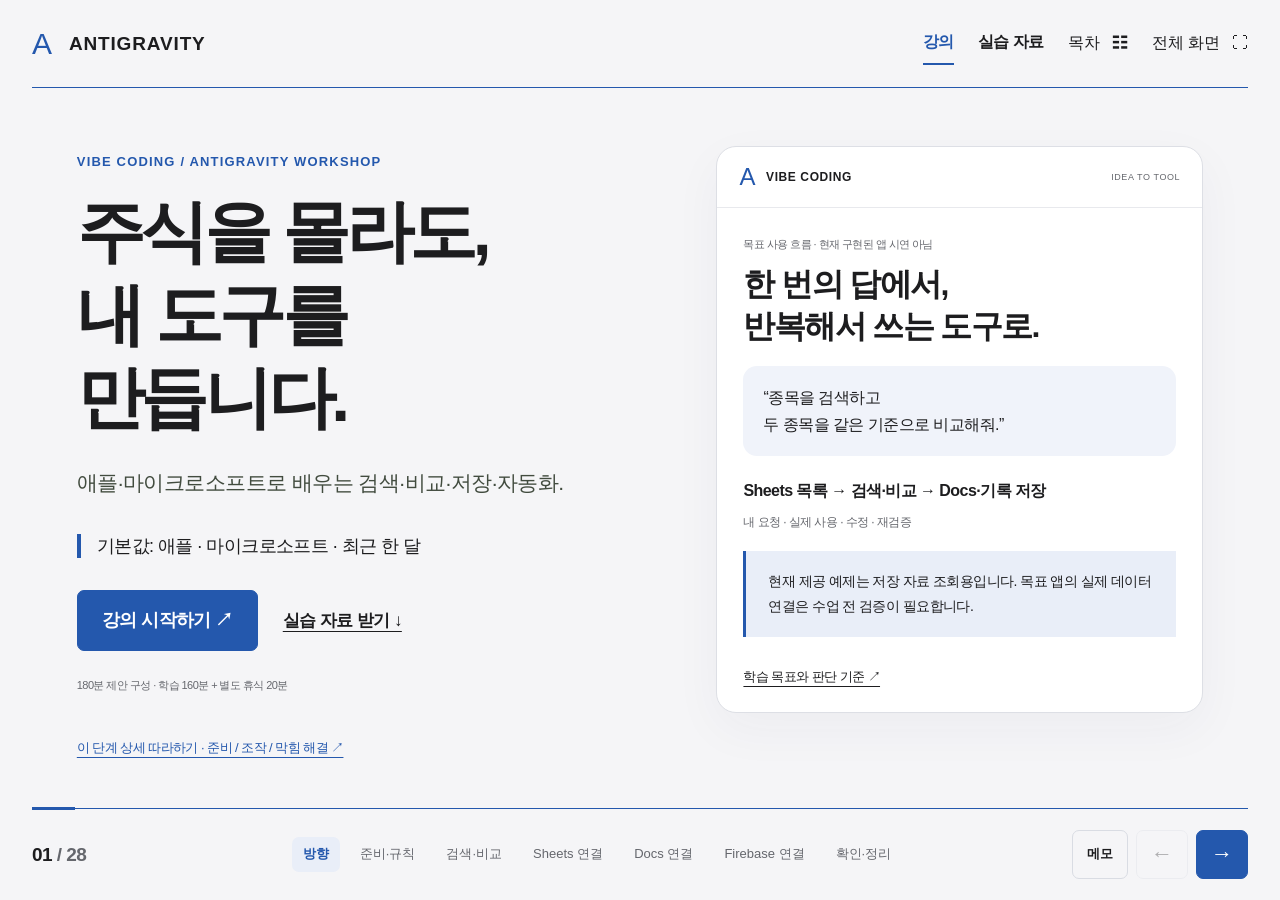
<file: index.html>
<!doctype html>
<html lang="ko">
<head><meta charset="utf-8"><meta name="viewport" content="width=device-width,initial-scale=1"><meta name="theme-color" content="#f5f5f7"><meta name="description" content="AI와 나만의 주식 리서치 도구 만들기. 1~9페이지 보존. P02 결과물에서 Sheets·Docs·Firebase를 차례대로 연결하는 3시간 수업."><title>AI와 나만의 주식 리서치 도구 만들기 | Antigravity</title><link rel="icon" href="assets/mark.svg" type="image/svg+xml"><link rel="stylesheet" href="styles.css?v=6de6c22e990b"></head>
<body><a class="skip" href="#main">본문 바로가기</a>
<header><a class="brand" href="#slide-1" aria-label="Antigravity 강의 첫 화면"><svg width="32" height="32" viewBox="0 0 40 40" aria-hidden="true"><path d="m20 3 18 9-18 9L2 12Zm-14 16-4 2 18 9 18-9-4-2M6 28l-4 2 18 9 18-9-4-2" fill="none" stroke="currentColor" stroke-width="3"/></svg>ANTIGRAVITY</a><nav aria-label="주 탐색"><a id="nav-lecture" href="#slide-1">강의</a><a id="nav-materials" href="#materials">실습 자료</a><button id="toc-open" class="nav-button">목차 <span aria-hidden="true">☷</span></button><button id="fullscreen" class="nav-button desktop-action">전체 화면 <span aria-hidden="true">⛶</span></button></nav></header>
<main id="main" tabindex="-1"><div id="deck" aria-label="강의 슬라이드"></div><section id="materials" hidden aria-labelledby="materials-title"></section></main>
<footer id="deck-footer"><div class="slide-number"><span id="current-page">01</span><span class="muted"> / 28</span></div><div id="chapters" aria-label="단원 이동"></div><div class="slide-controls"><button id="notes-toggle" aria-expanded="false" aria-controls="notes-panel" title="발표 메모">메모</button><button id="prev" aria-label="이전 슬라이드">←</button><button id="next" class="solid" aria-label="다음 슬라이드">→</button></div><div class="progress-track"><div id="progress"></div></div></footer>
<aside id="notes-panel" hidden aria-label="발표 메모"><button id="notes-close" aria-label="발표 메모 닫기">×</button><b>진행 메모 · 화면 공유 시 닫아주세요</b><p id="notes-text"></p><small id="notes-time"></small></aside>
<dialog id="toc-dialog" aria-labelledby="toc-title"><div class="dialog-head"><div><small>28 SLIDES / 180 MIN</small><h2 id="toc-title">오늘의 흐름</h2></div><button id="toc-close" aria-label="목차 닫기">×</button></div><p>시간은 제안 구성입니다. 원하는 슬라이드로 이동하세요.</p><div id="toc-list"></div><a class="button solid" href="#materials" id="toc-materials">실습 자료실 열기 ↗</a></dialog>
<div id="toast" role="status" aria-live="polite"></div><noscript><div class="nojs">슬라이드 조작에는 JavaScript가 필요합니다. <a href="materials/lecture.pdf">강의 PDF</a> 또는 <a href="materials/workshop-kit.zip">전체 자료 ZIP</a>을 내려받아 사용할 수 있습니다.</div></noscript>
<script src="content.js?v=0c6140681cb9"></script><script src="app.js?v=c5e4eafdd425"></script></body></html>
</file>
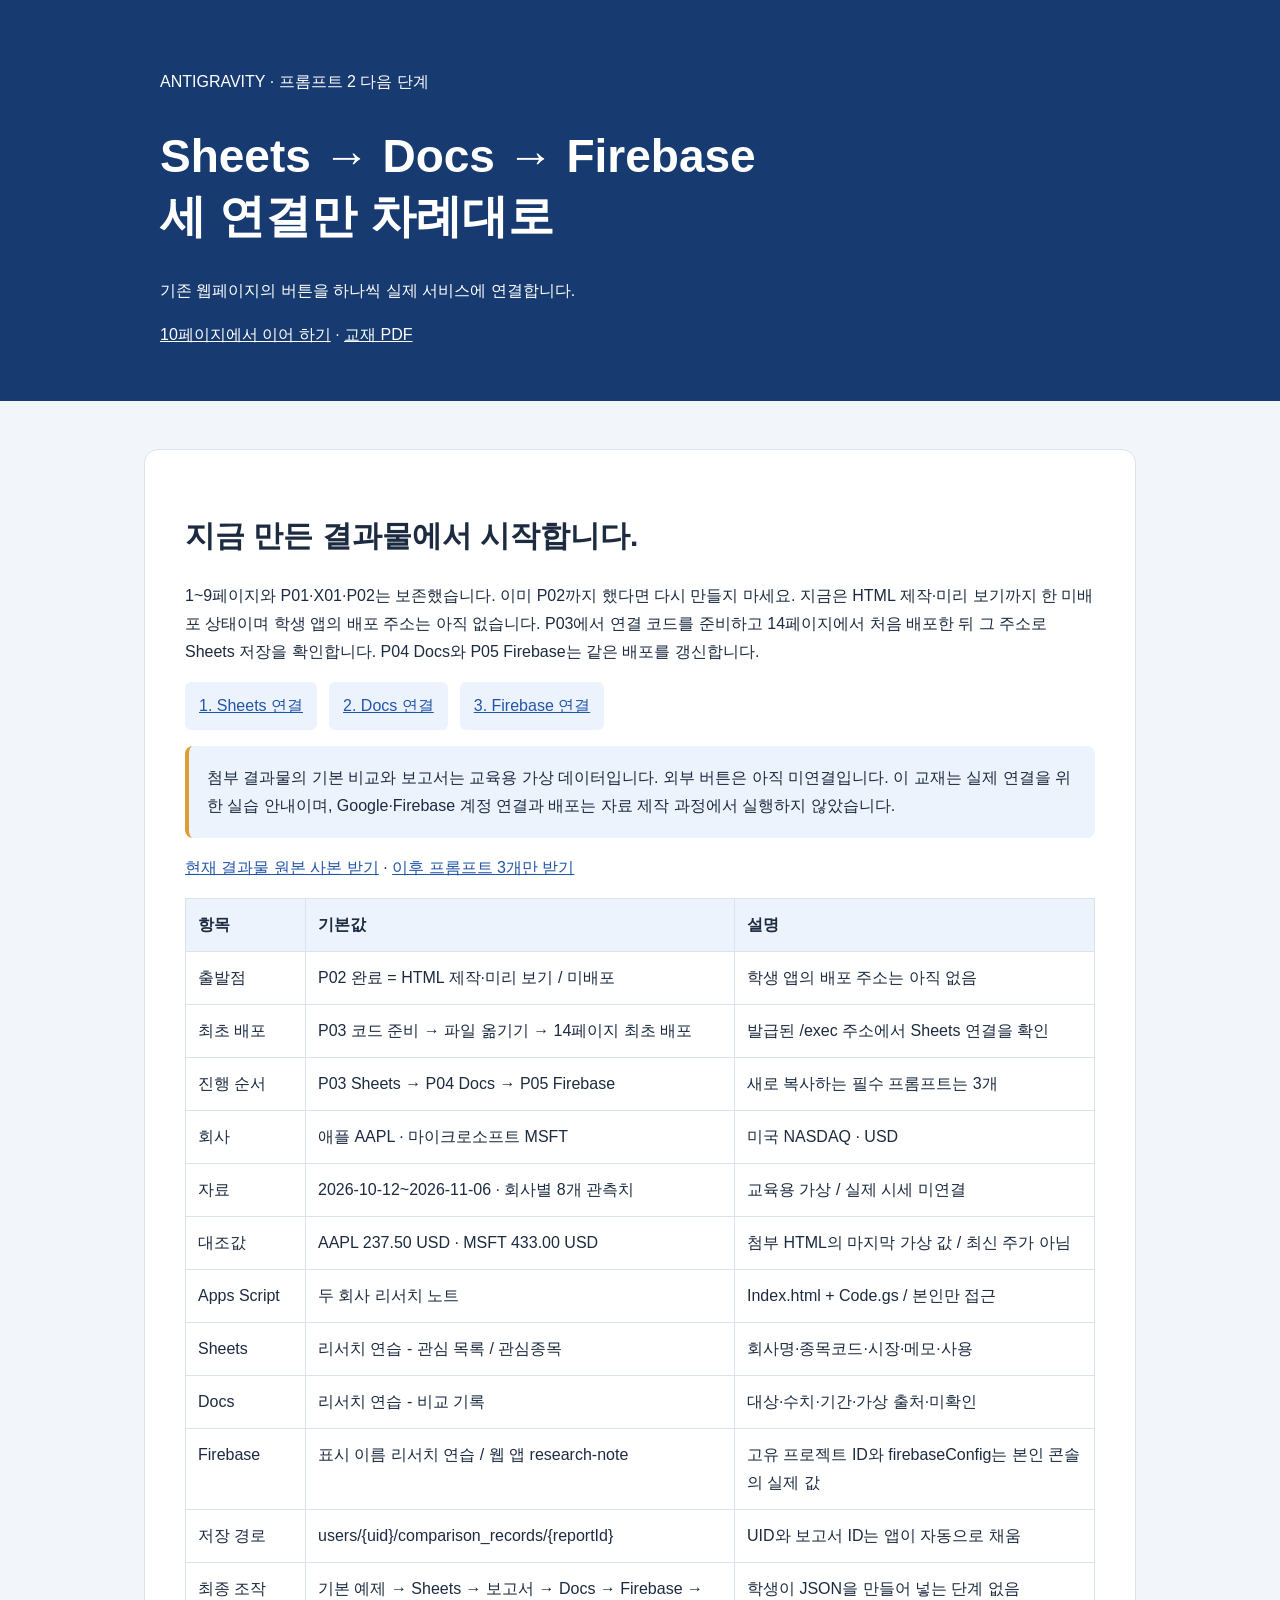
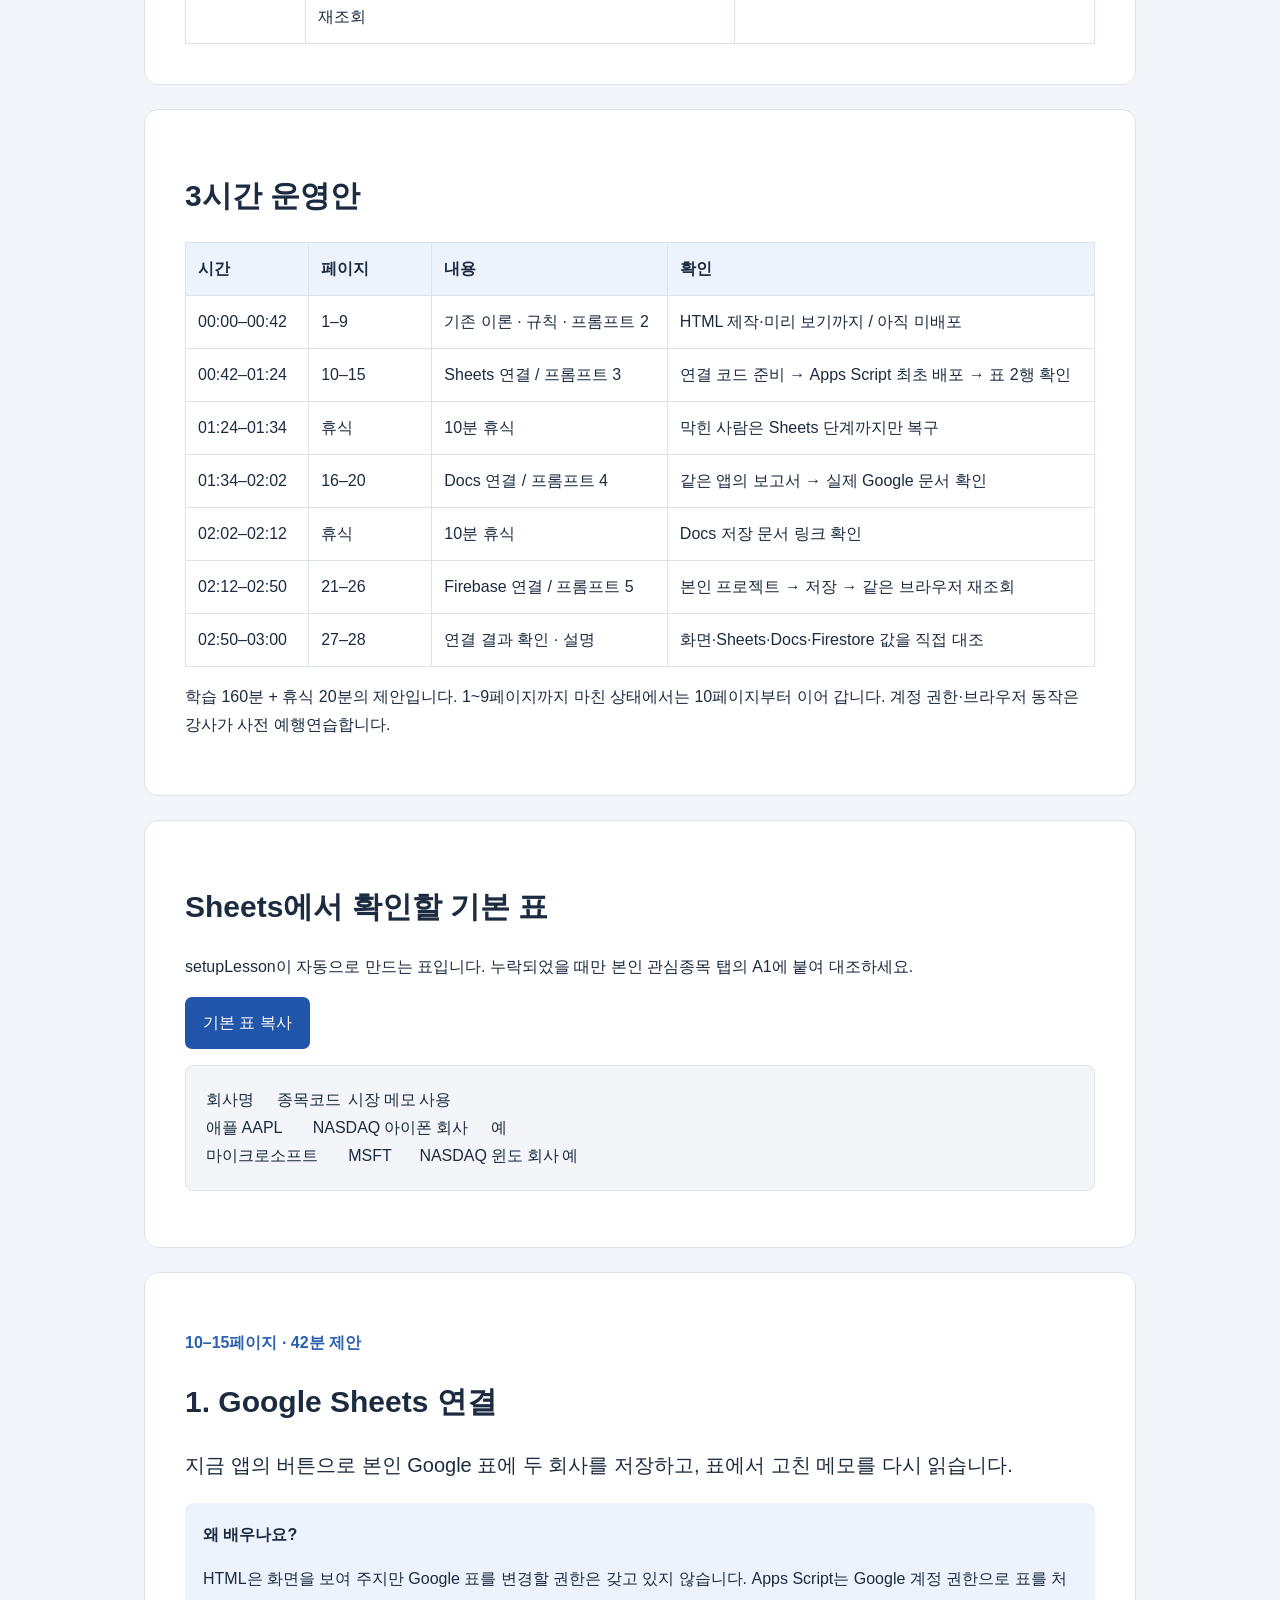
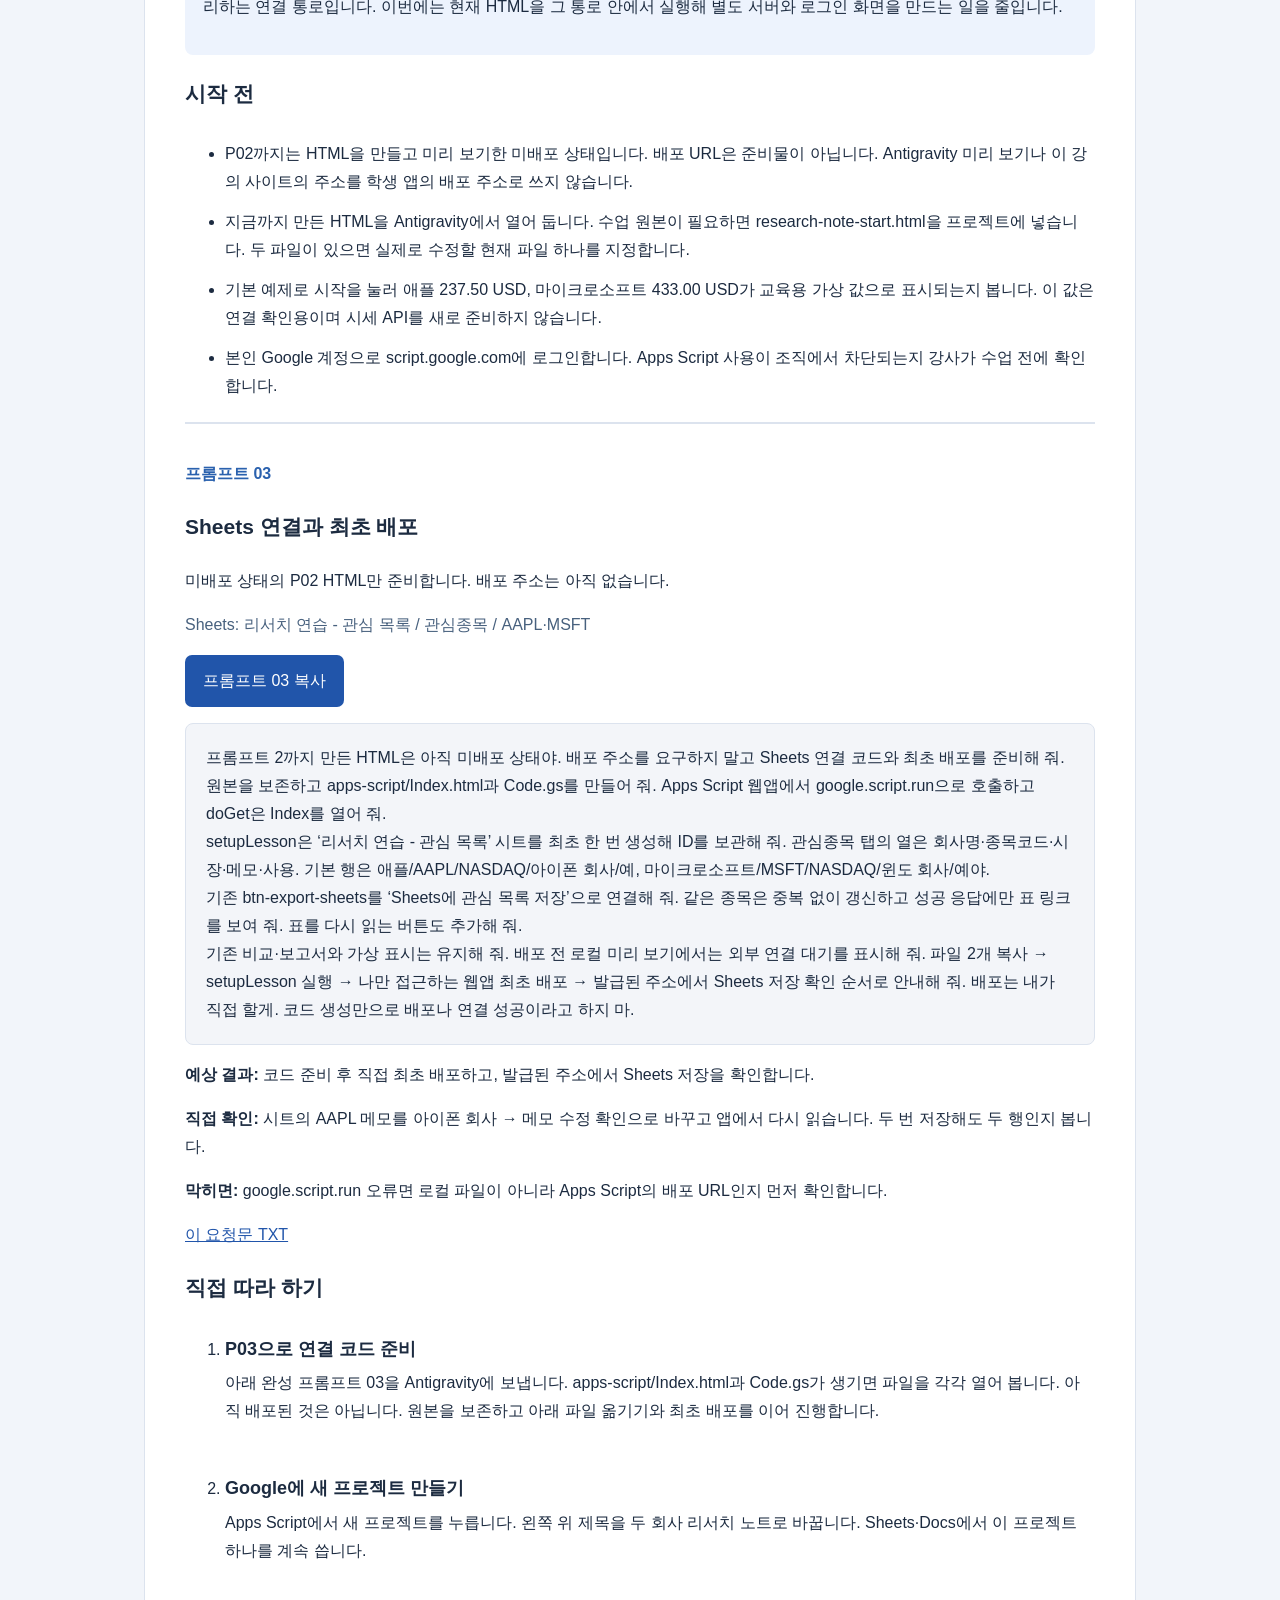
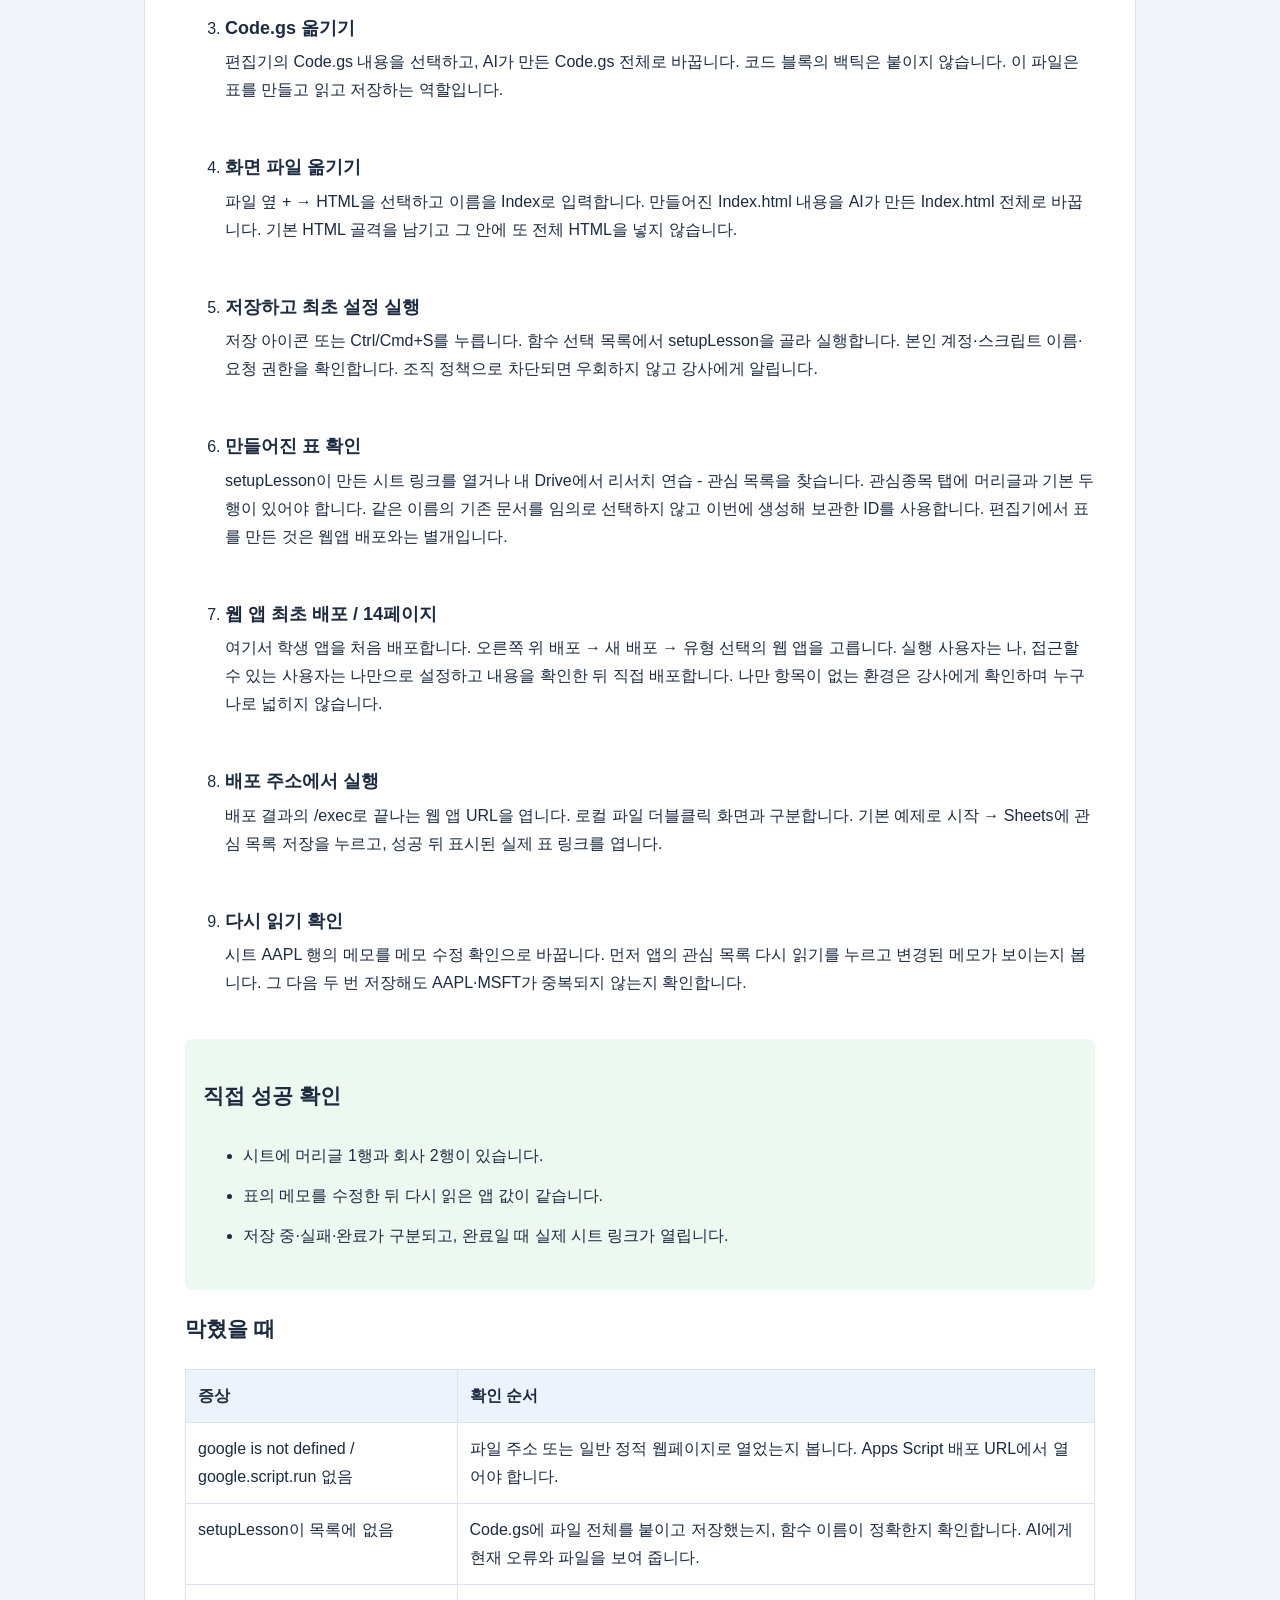
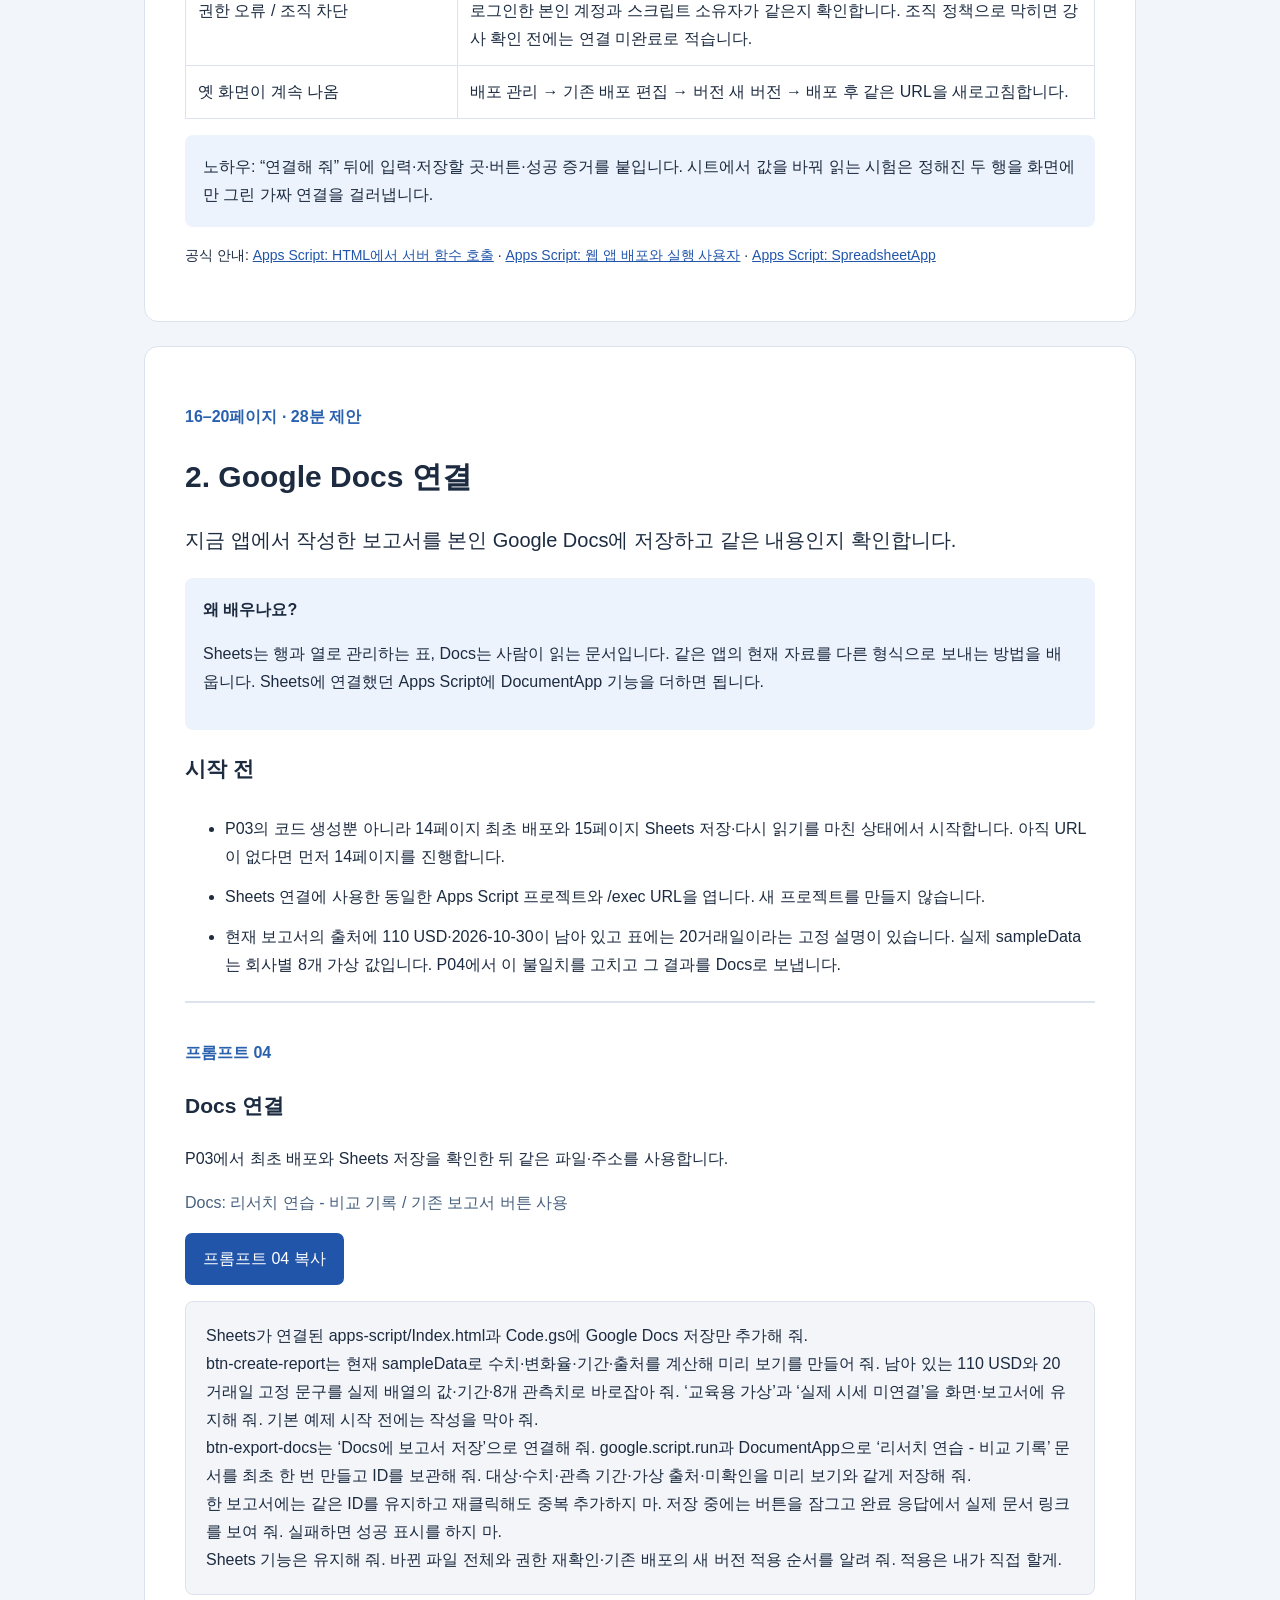
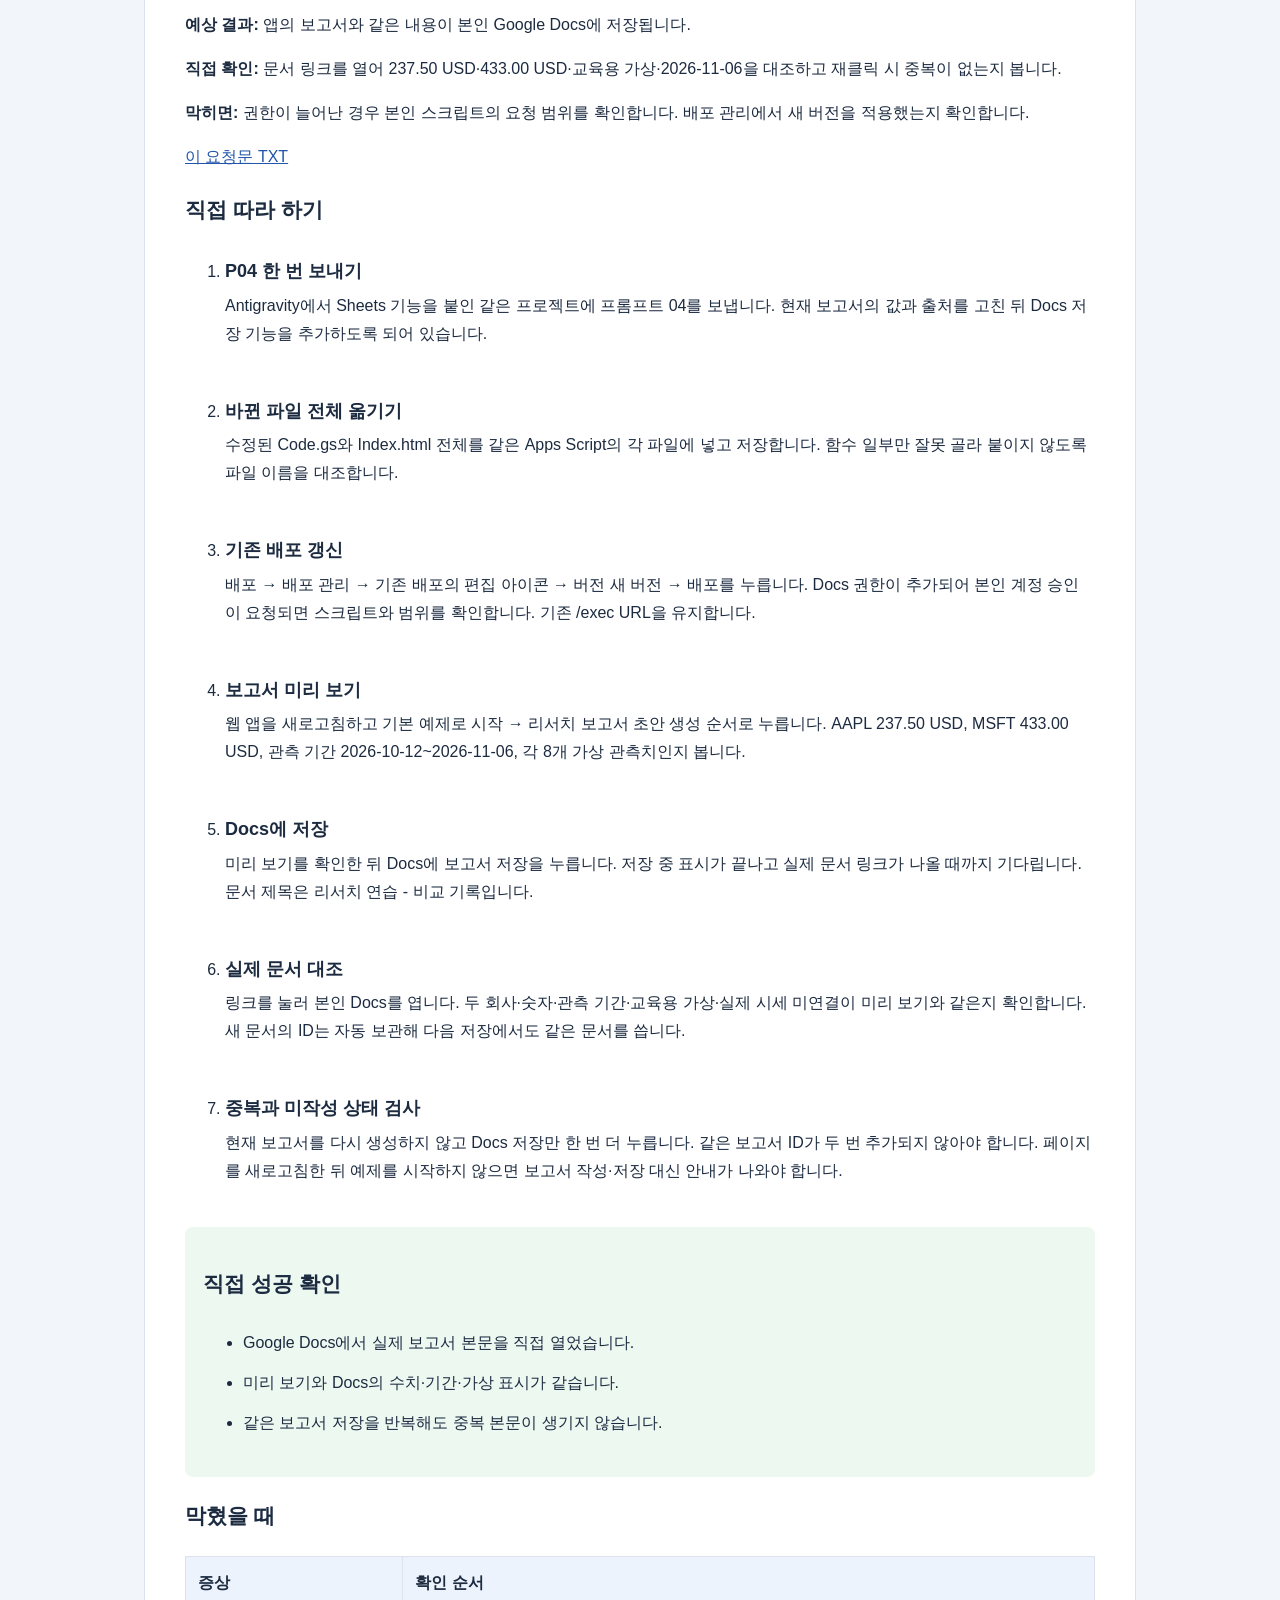
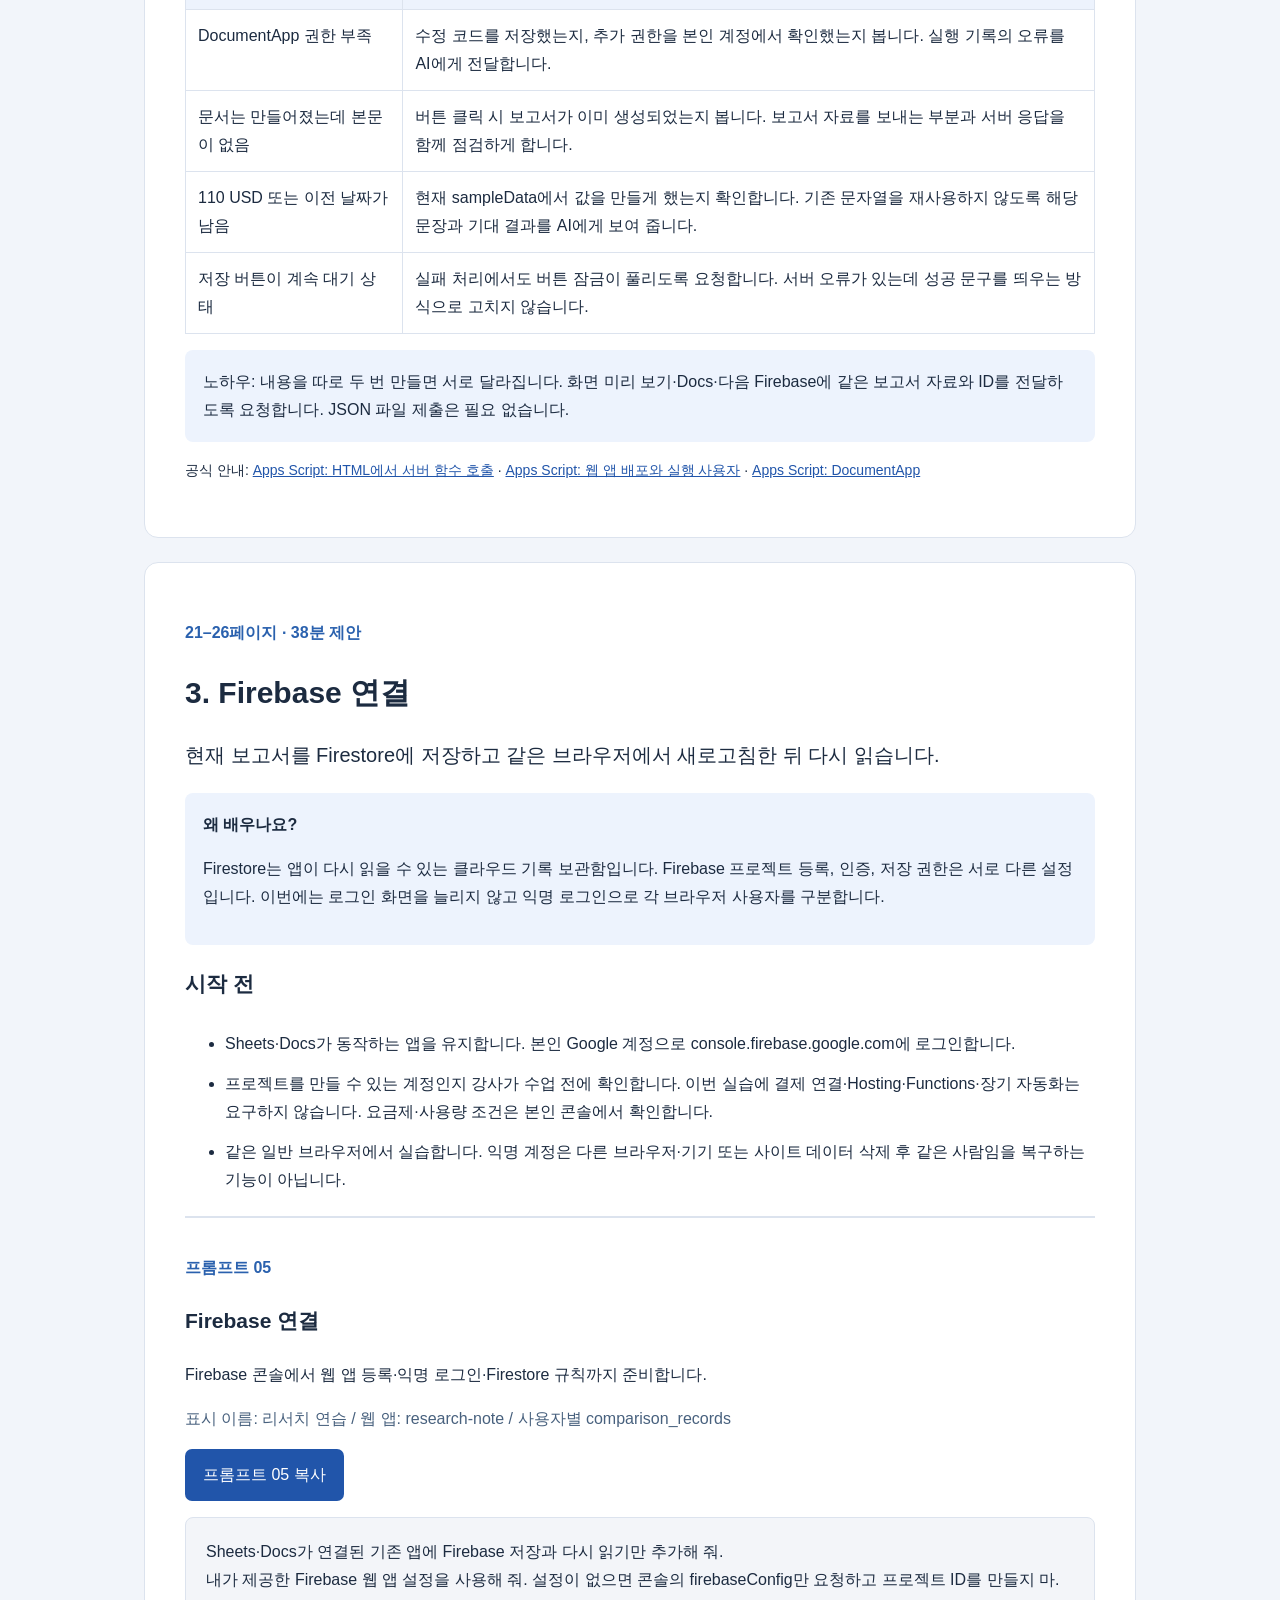
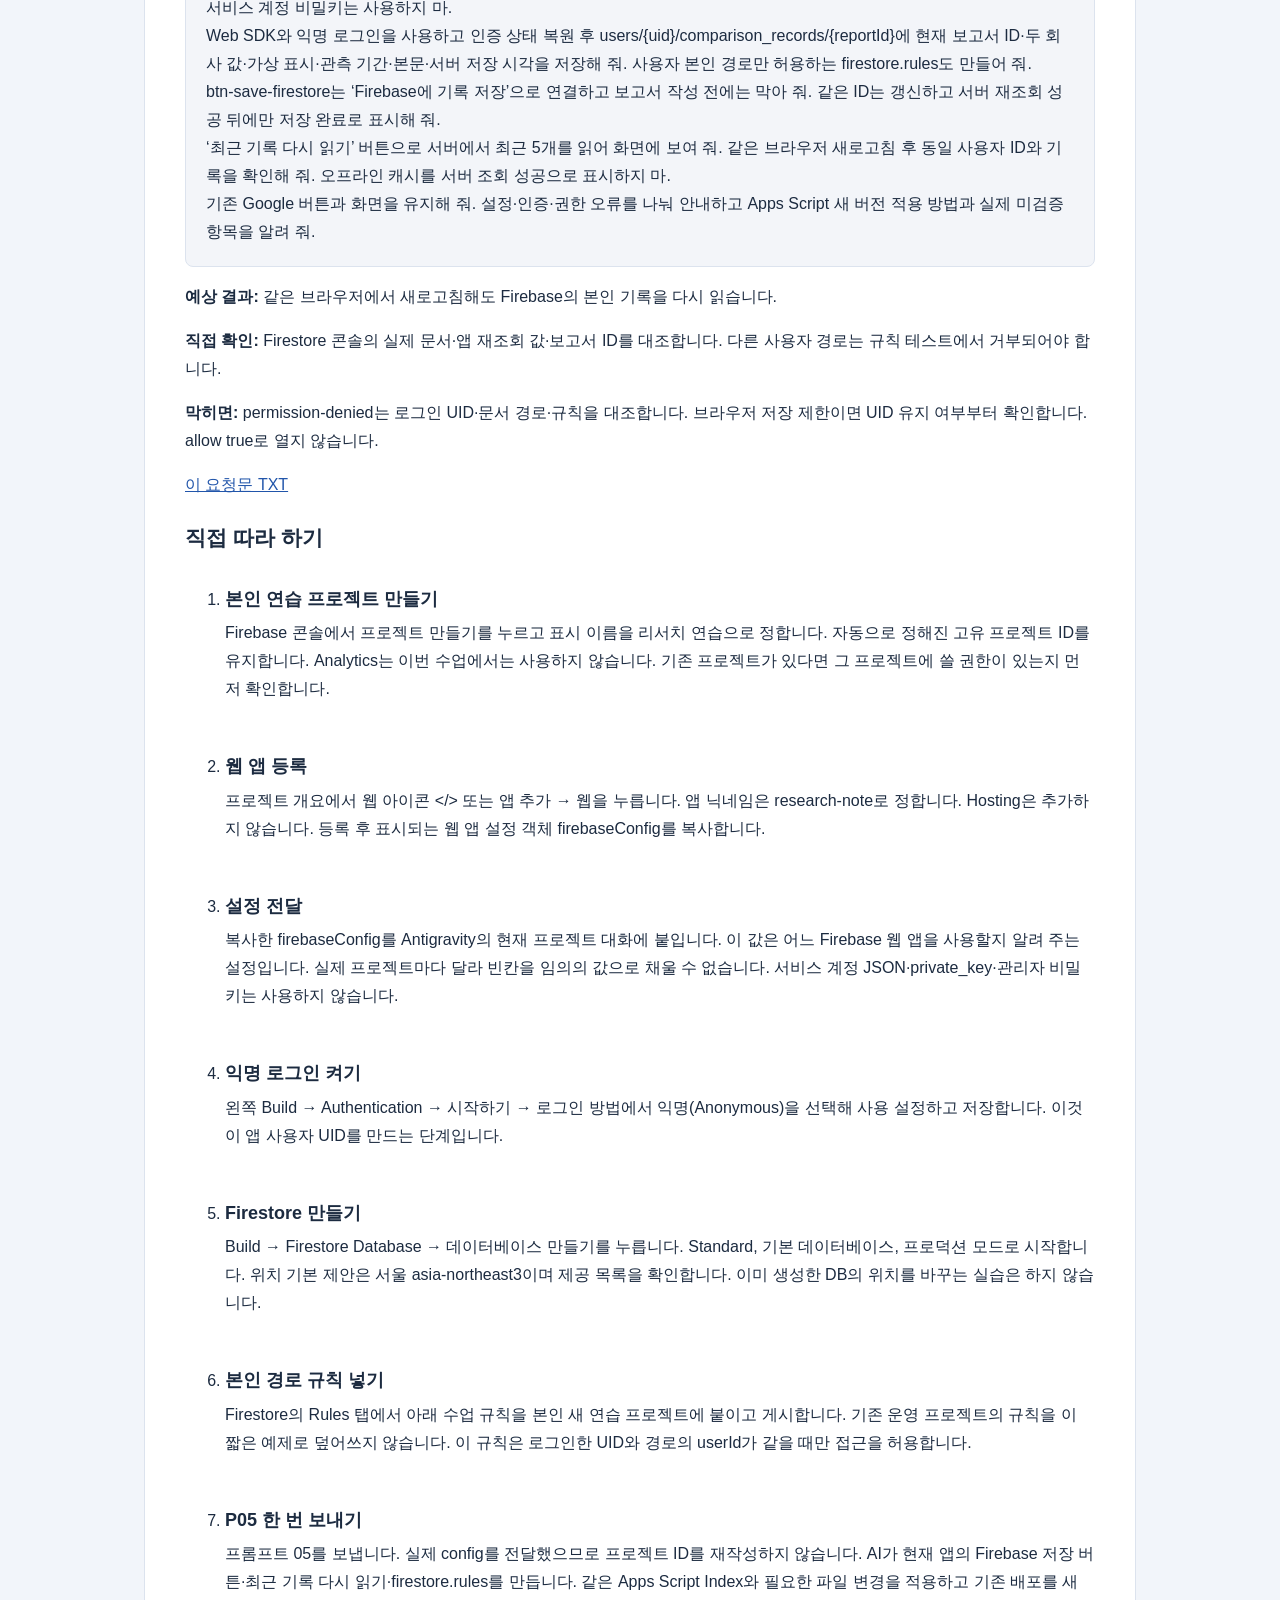
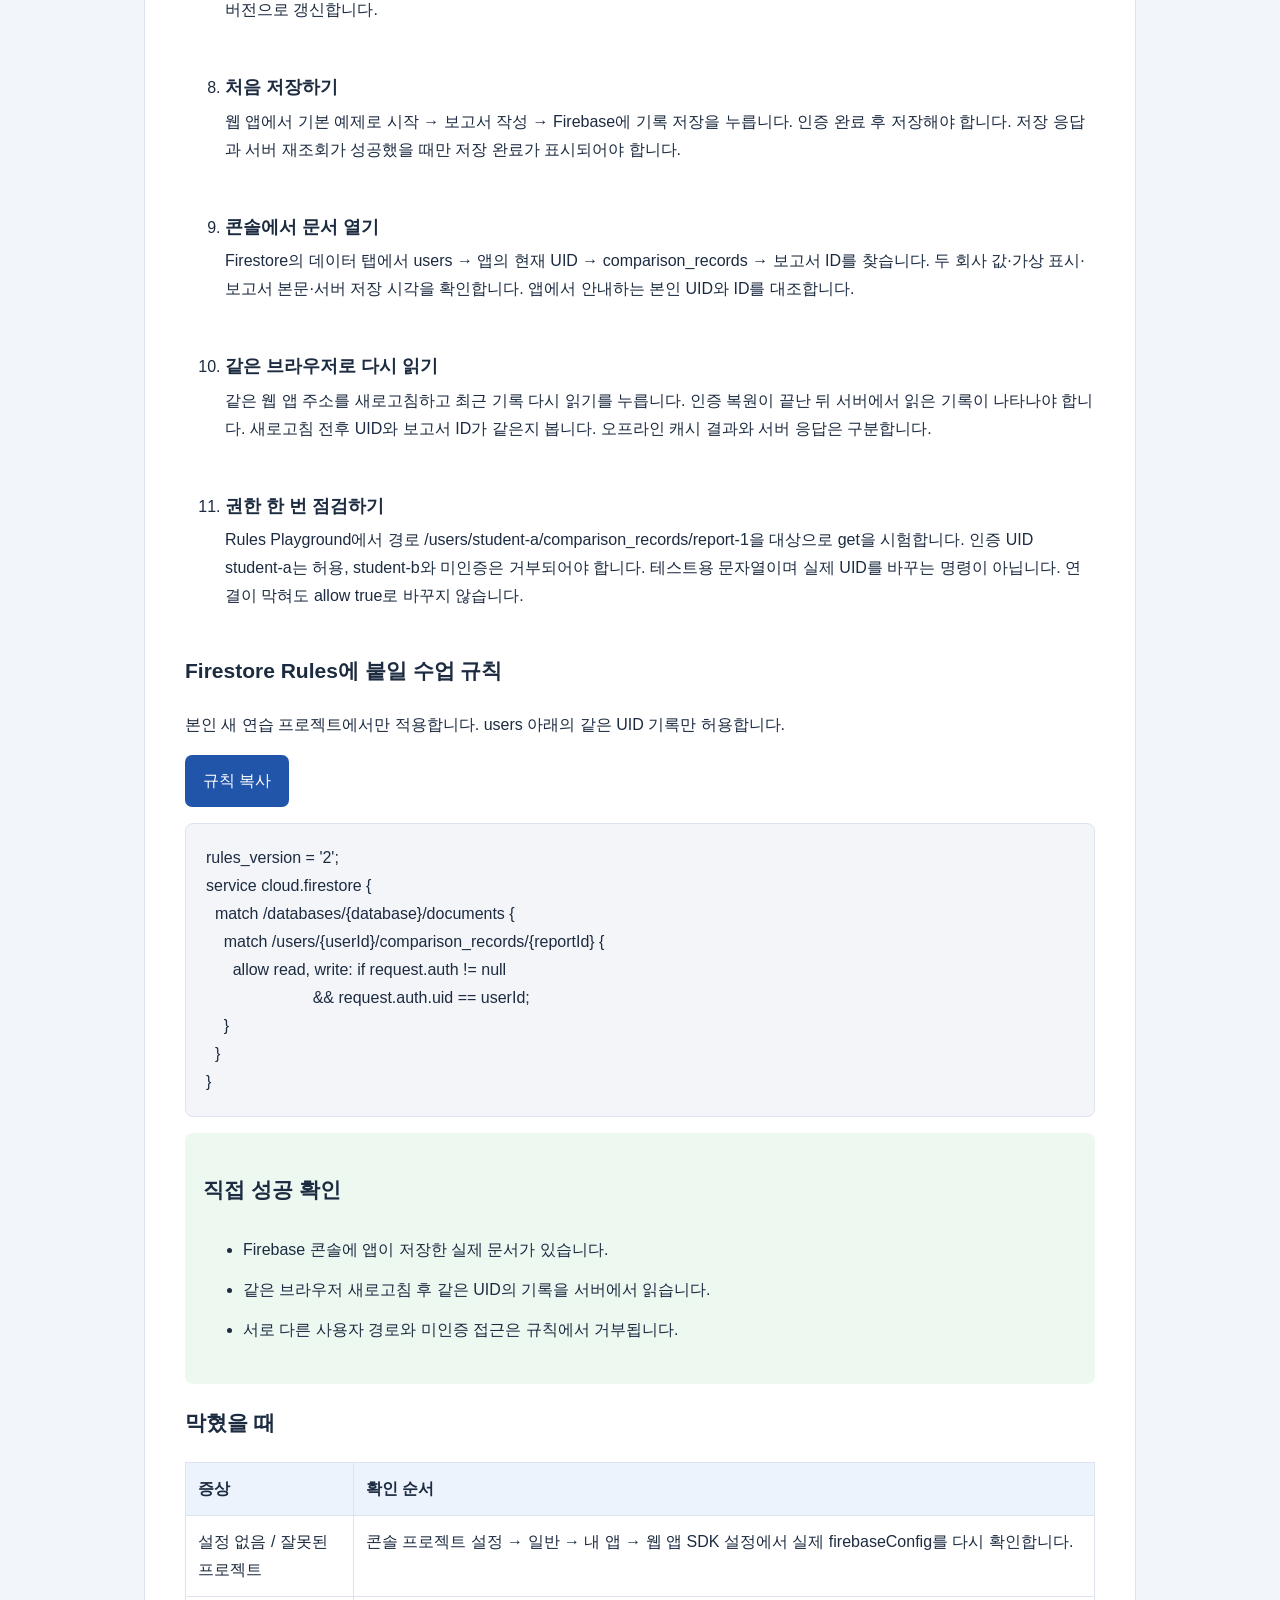
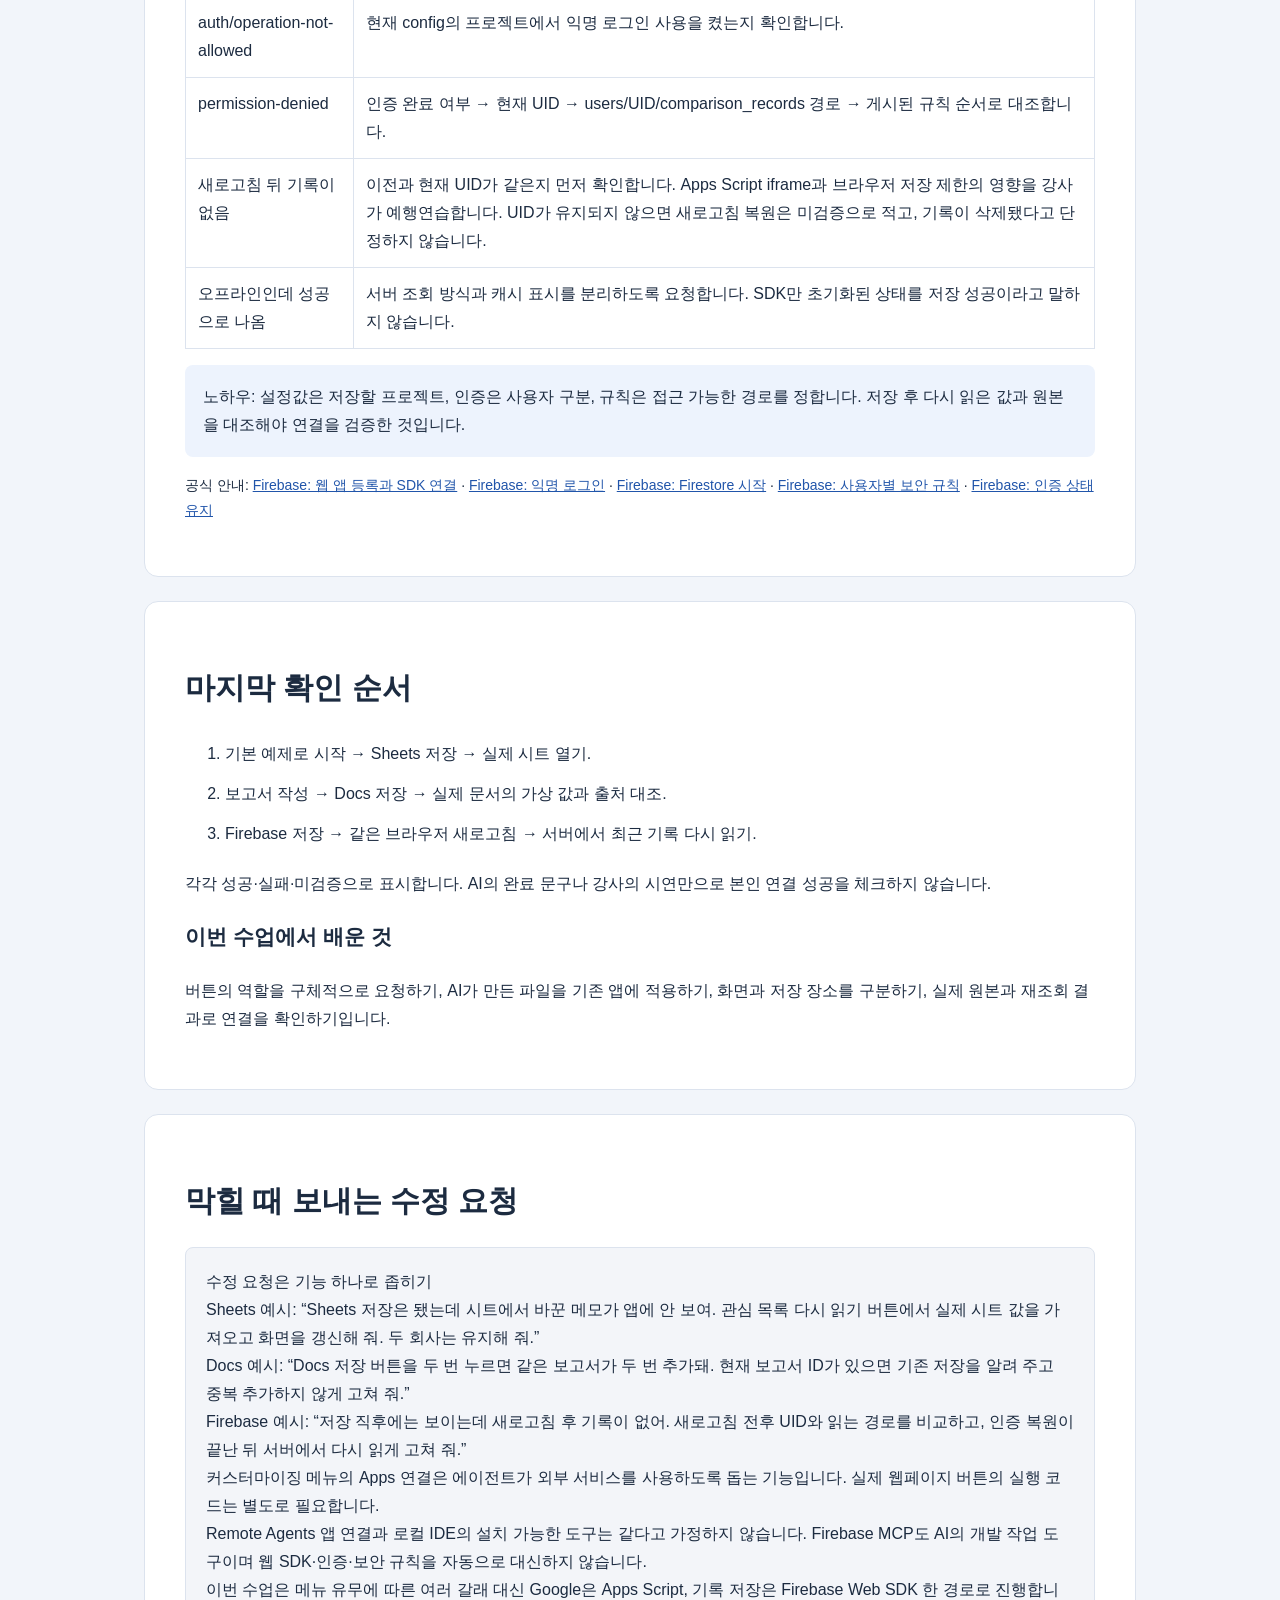
<file: materials/beginner-handbook.html>
<!doctype html><html lang="ko"><head><meta charset="utf-8"><meta name="viewport" content="width=device-width,initial-scale=1"><title>P02 다음 실습 | Sheets · Docs · Firebase</title><style>
:root{font-family:Arial,'Noto Sans KR',sans-serif;color:#1c2b40;background:#f2f5fa;line-height:1.75}*{box-sizing:border-box}body{margin:0}header{background:#173b70;color:white;padding:52px max(24px,calc((100vw - 960px)/2))}header a{color:white}h1{font-size:clamp(30px,5vw,46px);line-height:1.3}h2{font-size:30px;line-height:1.4}h3{font-size:21px}h4{margin:0;font-size:18px}p{overflow-wrap:anywhere}a{color:#2155aa}main{max-width:1040px;margin:auto;padding:24px}section{background:white;padding:40px;margin:24px 0;border:1px solid #dce3ee;border-radius:14px;scroll-margin-top:20px}.eyebrow{color:#2a61ae;font-weight:bold}.goal{font-size:20px}.concept,.success,.notice{background:#edf3fd;padding:18px;border-radius:8px}.success{background:#edf8f1}.notice{border-left:4px solid #dc9d36}.defaults{color:#48617e}.table-wrap{overflow-x:auto}table{width:100%;border-collapse:collapse}th,td{padding:12px;border:1px solid #dce3ee;text-align:left;vertical-align:top;min-width:120px}th{background:#edf3fd}pre{white-space:pre-wrap;overflow-wrap:anywhere;background:#f3f5f9;padding:20px;border:1px solid #dce3ee;border-radius:8px;font:inherit;font-size:16px}button{border:0;border-radius:7px;padding:12px 18px;background:#2155aa;color:white;font:inherit;cursor:pointer}button:focus-visible,a:focus-visible,summary:focus-visible{outline:3px solid #dc9d36;outline-offset:3px}li{padding:6px 0}nav{display:flex;gap:12px;flex-wrap:wrap}nav a{background:#edf3fd;padding:10px 14px;border-radius:6px}.prompt{border-top:2px solid #dce3ee;padding-top:20px;scroll-margin-top:20px}.steps li{margin-bottom:20px}.steps p{margin-top:4px}.sources{font-size:14px}#status{position:fixed;bottom:20px;left:50%;transform:translateX(-50%);padding:12px 20px;color:white;background:#173b70;border-radius:8px;display:none}#status.show{display:block}summary{cursor:pointer}@media(max-width:600px){main{padding:10px}section{padding:22px 16px}pre{padding:14px}h2{font-size:25px}th,td{padding:8px}ol,ul{padding-left:22px}}
@page{size:A4;margin:16mm}@media print{body{background:white;font-size:10pt;line-height:1.55}main{padding:0;max-width:none}header{background:white;color:#1c2b40;padding:0}h1{font-size:25pt}h2{font-size:20pt}h3{font-size:14pt}h4{font-size:11pt}section{border:0;border-radius:0;padding:0;break-before:page}.goal{font-size:12pt}nav,button,#status,.no-print{display:none}pre{font-size:9.5pt;padding:10px}table{font-size:9pt}th,td{min-width:0;padding:7px}.table-wrap{overflow:visible}h2,h3,h4{break-after:avoid}.steps li,tr,.success{break-inside:avoid}.prompt{break-before:page}.sources{font-size:9pt}a{color:inherit}}
</style></head><body><header><p>ANTIGRAVITY · 프롬프트 2 다음 단계</p><h1>Sheets → Docs → Firebase<br>세 연결만 차례대로</h1><p>기존 웹페이지의 버튼을 하나씩 실제 서비스에 연결합니다.</p><a href="../index.html#slide-10">10페이지에서 이어 하기</a> · <a href="beginner-handbook.pdf" download>교재 PDF</a></header><main>
<section id="overview"><h2>지금 만든 결과물에서 시작합니다.</h2><p>1~9페이지와 P01·X01·P02는 보존했습니다. 이미 P02까지 했다면 다시 만들지 마세요. 지금은 HTML 제작·미리 보기까지 한 미배포 상태이며 학생 앱의 배포 주소는 아직 없습니다. P03에서 연결 코드를 준비하고 14페이지에서 처음 배포한 뒤 그 주소로 Sheets 저장을 확인합니다. P04 Docs와 P05 Firebase는 같은 배포를 갱신합니다.</p><nav><a href="#sheets">1. Sheets 연결</a><a href="#docs">2. Docs 연결</a><a href="#firebase">3. Firebase 연결</a></nav><p class="notice">첨부 결과물의 기본 비교와 보고서는 교육용 가상 데이터입니다. 외부 버튼은 아직 미연결입니다. 이 교재는 실제 연결을 위한 실습 안내이며, Google·Firebase 계정 연결과 배포는 자료 제작 과정에서 실행하지 않았습니다.</p><p><a href="research-note-start.html" download>현재 결과물 원본 사본 받기</a> · <a href="continuation-prompts.txt" download>이후 프롬프트 3개만 받기</a></p><div class="table-wrap"><table><thead><tr><th>항목</th><th>기본값</th><th>설명</th></tr></thead><tbody><tr><td>출발점</td><td>P02 완료 = HTML 제작·미리 보기 / 미배포</td><td>학생 앱의 배포 주소는 아직 없음</td></tr><tr><td>최초 배포</td><td>P03 코드 준비 → 파일 옮기기 → 14페이지 최초 배포</td><td>발급된 /exec 주소에서 Sheets 연결을 확인</td></tr><tr><td>진행 순서</td><td>P03 Sheets → P04 Docs → P05 Firebase</td><td>새로 복사하는 필수 프롬프트는 3개</td></tr><tr><td>회사</td><td>애플 AAPL · 마이크로소프트 MSFT</td><td>미국 NASDAQ · USD</td></tr><tr><td>자료</td><td>2026-10-12~2026-11-06 · 회사별 8개 관측치</td><td>교육용 가상 / 실제 시세 미연결</td></tr><tr><td>대조값</td><td>AAPL 237.50 USD · MSFT 433.00 USD</td><td>첨부 HTML의 마지막 가상 값 / 최신 주가 아님</td></tr><tr><td>Apps Script</td><td>두 회사 리서치 노트</td><td>Index.html + Code.gs / 본인만 접근</td></tr><tr><td>Sheets</td><td>리서치 연습 - 관심 목록 / 관심종목</td><td>회사명·종목코드·시장·메모·사용</td></tr><tr><td>Docs</td><td>리서치 연습 - 비교 기록</td><td>대상·수치·기간·가상 출처·미확인</td></tr><tr><td>Firebase</td><td>표시 이름 리서치 연습 / 웹 앱 research-note</td><td>고유 프로젝트 ID와 firebaseConfig는 본인 콘솔의 실제 값</td></tr><tr><td>저장 경로</td><td>users/{uid}/comparison_records/{reportId}</td><td>UID와 보고서 ID는 앱이 자동으로 채움</td></tr><tr><td>최종 조작</td><td>기본 예제 → Sheets → 보고서 → Docs → Firebase → 재조회</td><td>학생이 JSON을 만들어 넣는 단계 없음</td></tr></tbody></table></div></section><section id="schedule"><h2>3시간 운영안</h2><div class="table-wrap"><table><thead><tr><th>시간</th><th>페이지</th><th>내용</th><th>확인</th></tr></thead><tbody><tr><td>00:00–00:42</td><td>1–9</td><td>기존 이론 · 규칙 · 프롬프트 2</td><td>HTML 제작·미리 보기까지 / 아직 미배포</td></tr><tr><td>00:42–01:24</td><td>10–15</td><td>Sheets 연결 / 프롬프트 3</td><td>연결 코드 준비 → Apps Script 최초 배포 → 표 2행 확인</td></tr><tr><td>01:24–01:34</td><td>휴식</td><td>10분 휴식</td><td>막힌 사람은 Sheets 단계까지만 복구</td></tr><tr><td>01:34–02:02</td><td>16–20</td><td>Docs 연결 / 프롬프트 4</td><td>같은 앱의 보고서 → 실제 Google 문서 확인</td></tr><tr><td>02:02–02:12</td><td>휴식</td><td>10분 휴식</td><td>Docs 저장 문서 링크 확인</td></tr><tr><td>02:12–02:50</td><td>21–26</td><td>Firebase 연결 / 프롬프트 5</td><td>본인 프로젝트 → 저장 → 같은 브라우저 재조회</td></tr><tr><td>02:50–03:00</td><td>27–28</td><td>연결 결과 확인 · 설명</td><td>화면·Sheets·Docs·Firestore 값을 직접 대조</td></tr></tbody></table></div><p>학습 160분 + 휴식 20분의 제안입니다. 1~9페이지까지 마친 상태에서는 10페이지부터 이어 갑니다. 계정 권한·브라우저 동작은 강사가 사전 예행연습합니다.</p></section><section id="sheet"><h2>Sheets에서 확인할 기본 표</h2><p>setupLesson이 자동으로 만드는 표입니다. 누락되었을 때만 본인 관심종목 탭의 A1에 붙여 대조하세요.</p><button type="button" data-copy="sheet-example">기본 표 복사</button><pre id="sheet-example">회사명	종목코드	시장	메모	사용
애플	AAPL	NASDAQ	아이폰 회사	예
마이크로소프트	MSFT	NASDAQ	윈도 회사	예</pre></section><section id="sheets"><p class="eyebrow">10–15페이지 · 42분 제안</p><h2>1. Google Sheets 연결</h2><p class="goal">지금 앱의 버튼으로 본인 Google 표에 두 회사를 저장하고, 표에서 고친 메모를 다시 읽습니다.</p><div class="concept"><b>왜 배우나요?</b><p>HTML은 화면을 보여 주지만 Google 표를 변경할 권한은 갖고 있지 않습니다. Apps Script는 Google 계정 권한으로 표를 처리하는 연결 통로입니다. 이번에는 현재 HTML을 그 통로 안에서 실행해 별도 서버와 로그인 화면을 만드는 일을 줄입니다.</p></div><h3>시작 전</h3><ul><li>P02까지는 HTML을 만들고 미리 보기한 미배포 상태입니다. 배포 URL은 준비물이 아닙니다. Antigravity 미리 보기나 이 강의 사이트의 주소를 학생 앱의 배포 주소로 쓰지 않습니다.</li><li>지금까지 만든 HTML을 Antigravity에서 열어 둡니다. 수업 원본이 필요하면 research-note-start.html을 프로젝트에 넣습니다. 두 파일이 있으면 실제로 수정할 현재 파일 하나를 지정합니다.</li><li>기본 예제로 시작을 눌러 애플 237.50 USD, 마이크로소프트 433.00 USD가 교육용 가상 값으로 표시되는지 봅니다. 이 값은 연결 확인용이며 시세 API를 새로 준비하지 않습니다.</li><li>본인 Google 계정으로 script.google.com에 로그인합니다. Apps Script 사용이 조직에서 차단되는지 강사가 수업 전에 확인합니다.</li></ul><article class="prompt" id="prompt-03"><p class="eyebrow">프롬프트 03</p><h3>Sheets 연결과 최초 배포</h3><p>미배포 상태의 P02 HTML만 준비합니다. 배포 주소는 아직 없습니다.</p><p class="defaults">Sheets: 리서치 연습 - 관심 목록 / 관심종목 / AAPL·MSFT</p><button type="button" data-copy="copy-03">프롬프트 03 복사</button><pre id="copy-03">프롬프트 2까지 만든 HTML은 아직 미배포 상태야. 배포 주소를 요구하지 말고 Sheets 연결 코드와 최초 배포를 준비해 줘.
원본을 보존하고 apps-script/Index.html과 Code.gs를 만들어 줘. Apps Script 웹앱에서 google.script.run으로 호출하고 doGet은 Index를 열어 줘.
setupLesson은 ‘리서치 연습 - 관심 목록’ 시트를 최초 한 번 생성해 ID를 보관해 줘. 관심종목 탭의 열은 회사명·종목코드·시장·메모·사용. 기본 행은 애플/AAPL/NASDAQ/아이폰 회사/예, 마이크로소프트/MSFT/NASDAQ/윈도 회사/예야.
기존 btn-export-sheets를 ‘Sheets에 관심 목록 저장’으로 연결해 줘. 같은 종목은 중복 없이 갱신하고 성공 응답에만 표 링크를 보여 줘. 표를 다시 읽는 버튼도 추가해 줘.
기존 비교·보고서와 가상 표시는 유지해 줘. 배포 전 로컬 미리 보기에서는 외부 연결 대기를 표시해 줘. 파일 2개 복사 → setupLesson 실행 → 나만 접근하는 웹앱 최초 배포 → 발급된 주소에서 Sheets 저장 확인 순서로 안내해 줘. 배포는 내가 직접 할게. 코드 생성만으로 배포나 연결 성공이라고 하지 마.</pre><p><b>예상 결과:</b> 코드 준비 후 직접 최초 배포하고, 발급된 주소에서 Sheets 저장을 확인합니다.</p><p><b>직접 확인:</b> 시트의 AAPL 메모를 아이폰 회사 → 메모 수정 확인으로 바꾸고 앱에서 다시 읽습니다. 두 번 저장해도 두 행인지 봅니다.</p><p><b>막히면:</b> google.script.run 오류면 로컬 파일이 아니라 Apps Script의 배포 URL인지 먼저 확인합니다.</p><a href="prompt-03.txt" download>이 요청문 TXT</a></article><h3>직접 따라 하기</h3><ol class="steps"><li><h4>P03으로 연결 코드 준비</h4><p>아래 완성 프롬프트 03을 Antigravity에 보냅니다. apps-script/Index.html과 Code.gs가 생기면 파일을 각각 열어 봅니다. 아직 배포된 것은 아닙니다. 원본을 보존하고 아래 파일 옮기기와 최초 배포를 이어 진행합니다.</p></li><li><h4>Google에 새 프로젝트 만들기</h4><p>Apps Script에서 새 프로젝트를 누릅니다. 왼쪽 위 제목을 두 회사 리서치 노트로 바꿉니다. Sheets·Docs에서 이 프로젝트 하나를 계속 씁니다.</p></li><li><h4>Code.gs 옮기기</h4><p>편집기의 Code.gs 내용을 선택하고, AI가 만든 Code.gs 전체로 바꿉니다. 코드 블록의 백틱은 붙이지 않습니다. 이 파일은 표를 만들고 읽고 저장하는 역할입니다.</p></li><li><h4>화면 파일 옮기기</h4><p>파일 옆 + → HTML을 선택하고 이름을 Index로 입력합니다. 만들어진 Index.html 내용을 AI가 만든 Index.html 전체로 바꿉니다. 기본 HTML 골격을 남기고 그 안에 또 전체 HTML을 넣지 않습니다.</p></li><li><h4>저장하고 최초 설정 실행</h4><p>저장 아이콘 또는 Ctrl/Cmd+S를 누릅니다. 함수 선택 목록에서 setupLesson을 골라 실행합니다. 본인 계정·스크립트 이름·요청 권한을 확인합니다. 조직 정책으로 차단되면 우회하지 않고 강사에게 알립니다.</p></li><li><h4>만들어진 표 확인</h4><p>setupLesson이 만든 시트 링크를 열거나 내 Drive에서 리서치 연습 - 관심 목록을 찾습니다. 관심종목 탭에 머리글과 기본 두 행이 있어야 합니다. 같은 이름의 기존 문서를 임의로 선택하지 않고 이번에 생성해 보관한 ID를 사용합니다. 편집기에서 표를 만든 것은 웹앱 배포와는 별개입니다.</p></li><li><h4>웹 앱 최초 배포 / 14페이지</h4><p>여기서 학생 앱을 처음 배포합니다. 오른쪽 위 배포 → 새 배포 → 유형 선택의 웹 앱을 고릅니다. 실행 사용자는 나, 접근할 수 있는 사용자는 나만으로 설정하고 내용을 확인한 뒤 직접 배포합니다. 나만 항목이 없는 환경은 강사에게 확인하며 누구나로 넓히지 않습니다.</p></li><li><h4>배포 주소에서 실행</h4><p>배포 결과의 /exec로 끝나는 웹 앱 URL을 엽니다. 로컬 파일 더블클릭 화면과 구분합니다. 기본 예제로 시작 → Sheets에 관심 목록 저장을 누르고, 성공 뒤 표시된 실제 표 링크를 엽니다.</p></li><li><h4>다시 읽기 확인</h4><p>시트 AAPL 행의 메모를 메모 수정 확인으로 바꿉니다. 먼저 앱의 관심 목록 다시 읽기를 누르고 변경된 메모가 보이는지 봅니다. 그 다음 두 번 저장해도 AAPL·MSFT가 중복되지 않는지 확인합니다.</p></li></ol><div class="success"><h3>직접 성공 확인</h3><ul><li>시트에 머리글 1행과 회사 2행이 있습니다.</li><li>표의 메모를 수정한 뒤 다시 읽은 앱 값이 같습니다.</li><li>저장 중·실패·완료가 구분되고, 완료일 때 실제 시트 링크가 열립니다.</li></ul></div><h3>막혔을 때</h3><div class="table-wrap"><table><thead><tr><th>증상</th><th>확인 순서</th></tr></thead><tbody><tr><td>google is not defined / google.script.run 없음</td><td>파일 주소 또는 일반 정적 웹페이지로 열었는지 봅니다. Apps Script 배포 URL에서 열어야 합니다.</td></tr><tr><td>setupLesson이 목록에 없음</td><td>Code.gs에 파일 전체를 붙이고 저장했는지, 함수 이름이 정확한지 확인합니다. AI에게 현재 오류와 파일을 보여 줍니다.</td></tr><tr><td>권한 오류 / 조직 차단</td><td>로그인한 본인 계정과 스크립트 소유자가 같은지 확인합니다. 조직 정책으로 막히면 강사 확인 전에는 연결 미완료로 적습니다.</td></tr><tr><td>옛 화면이 계속 나옴</td><td>배포 관리 → 기존 배포 편집 → 버전 새 버전 → 배포 후 같은 URL을 새로고침합니다.</td></tr></tbody></table></div><p class="concept">노하우: “연결해 줘” 뒤에 입력·저장할 곳·버튼·성공 증거를 붙입니다. 시트에서 값을 바꿔 읽는 시험은 정해진 두 행을 화면에만 그린 가짜 연결을 걸러냅니다.</p><p class="sources">공식 안내: <a href="https://developers.google.com/apps-script/guides/html/communication" target="_blank" rel="noopener">Apps Script: HTML에서 서버 함수 호출</a> · <a href="https://developers.google.com/apps-script/guides/web" target="_blank" rel="noopener">Apps Script: 웹 앱 배포와 실행 사용자</a> · <a href="https://developers.google.com/apps-script/reference/spreadsheet/spreadsheet-app" target="_blank" rel="noopener">Apps Script: SpreadsheetApp</a></p></section><section id="docs"><p class="eyebrow">16–20페이지 · 28분 제안</p><h2>2. Google Docs 연결</h2><p class="goal">지금 앱에서 작성한 보고서를 본인 Google Docs에 저장하고 같은 내용인지 확인합니다.</p><div class="concept"><b>왜 배우나요?</b><p>Sheets는 행과 열로 관리하는 표, Docs는 사람이 읽는 문서입니다. 같은 앱의 현재 자료를 다른 형식으로 보내는 방법을 배웁니다. Sheets에 연결했던 Apps Script에 DocumentApp 기능을 더하면 됩니다.</p></div><h3>시작 전</h3><ul><li>P03의 코드 생성뿐 아니라 14페이지 최초 배포와 15페이지 Sheets 저장·다시 읽기를 마친 상태에서 시작합니다. 아직 URL이 없다면 먼저 14페이지를 진행합니다.</li><li>Sheets 연결에 사용한 동일한 Apps Script 프로젝트와 /exec URL을 엽니다. 새 프로젝트를 만들지 않습니다.</li><li>현재 보고서의 출처에 110 USD·2026-10-30이 남아 있고 표에는 20거래일이라는 고정 설명이 있습니다. 실제 sampleData는 회사별 8개 가상 값입니다. P04에서 이 불일치를 고치고 그 결과를 Docs로 보냅니다.</li></ul><article class="prompt" id="prompt-04"><p class="eyebrow">프롬프트 04</p><h3>Docs 연결</h3><p>P03에서 최초 배포와 Sheets 저장을 확인한 뒤 같은 파일·주소를 사용합니다.</p><p class="defaults">Docs: 리서치 연습 - 비교 기록 / 기존 보고서 버튼 사용</p><button type="button" data-copy="copy-04">프롬프트 04 복사</button><pre id="copy-04">Sheets가 연결된 apps-script/Index.html과 Code.gs에 Google Docs 저장만 추가해 줘.
btn-create-report는 현재 sampleData로 수치·변화율·기간·출처를 계산해 미리 보기를 만들어 줘. 남아 있는 110 USD와 20거래일 고정 문구를 실제 배열의 값·기간·8개 관측치로 바로잡아 줘. ‘교육용 가상’과 ‘실제 시세 미연결’을 화면·보고서에 유지해 줘. 기본 예제 시작 전에는 작성을 막아 줘.
btn-export-docs는 ‘Docs에 보고서 저장’으로 연결해 줘. google.script.run과 DocumentApp으로 ‘리서치 연습 - 비교 기록’ 문서를 최초 한 번 만들고 ID를 보관해 줘. 대상·수치·관측 기간·가상 출처·미확인을 미리 보기와 같게 저장해 줘.
한 보고서에는 같은 ID를 유지하고 재클릭해도 중복 추가하지 마. 저장 중에는 버튼을 잠그고 완료 응답에서 실제 문서 링크를 보여 줘. 실패하면 성공 표시를 하지 마.
Sheets 기능은 유지해 줘. 바뀐 파일 전체와 권한 재확인·기존 배포의 새 버전 적용 순서를 알려 줘. 적용은 내가 직접 할게.</pre><p><b>예상 결과:</b> 앱의 보고서와 같은 내용이 본인 Google Docs에 저장됩니다.</p><p><b>직접 확인:</b> 문서 링크를 열어 237.50 USD·433.00 USD·교육용 가상·2026-11-06을 대조하고 재클릭 시 중복이 없는지 봅니다.</p><p><b>막히면:</b> 권한이 늘어난 경우 본인 스크립트의 요청 범위를 확인합니다. 배포 관리에서 새 버전을 적용했는지 확인합니다.</p><a href="prompt-04.txt" download>이 요청문 TXT</a></article><h3>직접 따라 하기</h3><ol class="steps"><li><h4>P04 한 번 보내기</h4><p>Antigravity에서 Sheets 기능을 붙인 같은 프로젝트에 프롬프트 04를 보냅니다. 현재 보고서의 값과 출처를 고친 뒤 Docs 저장 기능을 추가하도록 되어 있습니다.</p></li><li><h4>바뀐 파일 전체 옮기기</h4><p>수정된 Code.gs와 Index.html 전체를 같은 Apps Script의 각 파일에 넣고 저장합니다. 함수 일부만 잘못 골라 붙이지 않도록 파일 이름을 대조합니다.</p></li><li><h4>기존 배포 갱신</h4><p>배포 → 배포 관리 → 기존 배포의 편집 아이콘 → 버전 새 버전 → 배포를 누릅니다. Docs 권한이 추가되어 본인 계정 승인이 요청되면 스크립트와 범위를 확인합니다. 기존 /exec URL을 유지합니다.</p></li><li><h4>보고서 미리 보기</h4><p>웹 앱을 새로고침하고 기본 예제로 시작 → 리서치 보고서 초안 생성 순서로 누릅니다. AAPL 237.50 USD, MSFT 433.00 USD, 관측 기간 2026-10-12~2026-11-06, 각 8개 가상 관측치인지 봅니다.</p></li><li><h4>Docs에 저장</h4><p>미리 보기를 확인한 뒤 Docs에 보고서 저장을 누릅니다. 저장 중 표시가 끝나고 실제 문서 링크가 나올 때까지 기다립니다. 문서 제목은 리서치 연습 - 비교 기록입니다.</p></li><li><h4>실제 문서 대조</h4><p>링크를 눌러 본인 Docs를 엽니다. 두 회사·숫자·관측 기간·교육용 가상·실제 시세 미연결이 미리 보기와 같은지 확인합니다. 새 문서의 ID는 자동 보관해 다음 저장에서도 같은 문서를 씁니다.</p></li><li><h4>중복과 미작성 상태 검사</h4><p>현재 보고서를 다시 생성하지 않고 Docs 저장만 한 번 더 누릅니다. 같은 보고서 ID가 두 번 추가되지 않아야 합니다. 페이지를 새로고침한 뒤 예제를 시작하지 않으면 보고서 작성·저장 대신 안내가 나와야 합니다.</p></li></ol><div class="success"><h3>직접 성공 확인</h3><ul><li>Google Docs에서 실제 보고서 본문을 직접 열었습니다.</li><li>미리 보기와 Docs의 수치·기간·가상 표시가 같습니다.</li><li>같은 보고서 저장을 반복해도 중복 본문이 생기지 않습니다.</li></ul></div><h3>막혔을 때</h3><div class="table-wrap"><table><thead><tr><th>증상</th><th>확인 순서</th></tr></thead><tbody><tr><td>DocumentApp 권한 부족</td><td>수정 코드를 저장했는지, 추가 권한을 본인 계정에서 확인했는지 봅니다. 실행 기록의 오류를 AI에게 전달합니다.</td></tr><tr><td>문서는 만들어졌는데 본문이 없음</td><td>버튼 클릭 시 보고서가 이미 생성되었는지 봅니다. 보고서 자료를 보내는 부분과 서버 응답을 함께 점검하게 합니다.</td></tr><tr><td>110 USD 또는 이전 날짜가 남음</td><td>현재 sampleData에서 값을 만들게 했는지 확인합니다. 기존 문자열을 재사용하지 않도록 해당 문장과 기대 결과를 AI에게 보여 줍니다.</td></tr><tr><td>저장 버튼이 계속 대기 상태</td><td>실패 처리에서도 버튼 잠금이 풀리도록 요청합니다. 서버 오류가 있는데 성공 문구를 띄우는 방식으로 고치지 않습니다.</td></tr></tbody></table></div><p class="concept">노하우: 내용을 따로 두 번 만들면 서로 달라집니다. 화면 미리 보기·Docs·다음 Firebase에 같은 보고서 자료와 ID를 전달하도록 요청합니다. JSON 파일 제출은 필요 없습니다.</p><p class="sources">공식 안내: <a href="https://developers.google.com/apps-script/guides/html/communication" target="_blank" rel="noopener">Apps Script: HTML에서 서버 함수 호출</a> · <a href="https://developers.google.com/apps-script/guides/web" target="_blank" rel="noopener">Apps Script: 웹 앱 배포와 실행 사용자</a> · <a href="https://developers.google.com/apps-script/reference/document/document-app" target="_blank" rel="noopener">Apps Script: DocumentApp</a></p></section><section id="firebase"><p class="eyebrow">21–26페이지 · 38분 제안</p><h2>3. Firebase 연결</h2><p class="goal">현재 보고서를 Firestore에 저장하고 같은 브라우저에서 새로고침한 뒤 다시 읽습니다.</p><div class="concept"><b>왜 배우나요?</b><p>Firestore는 앱이 다시 읽을 수 있는 클라우드 기록 보관함입니다. Firebase 프로젝트 등록, 인증, 저장 권한은 서로 다른 설정입니다. 이번에는 로그인 화면을 늘리지 않고 익명 로그인으로 각 브라우저 사용자를 구분합니다.</p></div><h3>시작 전</h3><ul><li>Sheets·Docs가 동작하는 앱을 유지합니다. 본인 Google 계정으로 console.firebase.google.com에 로그인합니다.</li><li>프로젝트를 만들 수 있는 계정인지 강사가 수업 전에 확인합니다. 이번 실습에 결제 연결·Hosting·Functions·장기 자동화는 요구하지 않습니다. 요금제·사용량 조건은 본인 콘솔에서 확인합니다.</li><li>같은 일반 브라우저에서 실습합니다. 익명 계정은 다른 브라우저·기기 또는 사이트 데이터 삭제 후 같은 사람임을 복구하는 기능이 아닙니다.</li></ul><article class="prompt" id="prompt-05"><p class="eyebrow">프롬프트 05</p><h3>Firebase 연결</h3><p>Firebase 콘솔에서 웹 앱 등록·익명 로그인·Firestore 규칙까지 준비합니다.</p><p class="defaults">표시 이름: 리서치 연습 / 웹 앱: research-note / 사용자별 comparison_records</p><button type="button" data-copy="copy-05">프롬프트 05 복사</button><pre id="copy-05">Sheets·Docs가 연결된 기존 앱에 Firebase 저장과 다시 읽기만 추가해 줘.
내가 제공한 Firebase 웹 앱 설정을 사용해 줘. 설정이 없으면 콘솔의 firebaseConfig만 요청하고 프로젝트 ID를 만들지 마. 서비스 계정 비밀키는 사용하지 마.
Web SDK와 익명 로그인을 사용하고 인증 상태 복원 후 users/{uid}/comparison_records/{reportId}에 현재 보고서 ID·두 회사 값·가상 표시·관측 기간·본문·서버 저장 시각을 저장해 줘. 사용자 본인 경로만 허용하는 firestore.rules도 만들어 줘.
btn-save-firestore는 ‘Firebase에 기록 저장’으로 연결하고 보고서 작성 전에는 막아 줘. 같은 ID는 갱신하고 서버 재조회 성공 뒤에만 저장 완료로 표시해 줘.
‘최근 기록 다시 읽기’ 버튼으로 서버에서 최근 5개를 읽어 화면에 보여 줘. 같은 브라우저 새로고침 후 동일 사용자 ID와 기록을 확인해 줘. 오프라인 캐시를 서버 조회 성공으로 표시하지 마.
기존 Google 버튼과 화면을 유지해 줘. 설정·인증·권한 오류를 나눠 안내하고 Apps Script 새 버전 적용 방법과 실제 미검증 항목을 알려 줘.</pre><p><b>예상 결과:</b> 같은 브라우저에서 새로고침해도 Firebase의 본인 기록을 다시 읽습니다.</p><p><b>직접 확인:</b> Firestore 콘솔의 실제 문서·앱 재조회 값·보고서 ID를 대조합니다. 다른 사용자 경로는 규칙 테스트에서 거부되어야 합니다.</p><p><b>막히면:</b> permission-denied는 로그인 UID·문서 경로·규칙을 대조합니다. 브라우저 저장 제한이면 UID 유지 여부부터 확인합니다. allow true로 열지 않습니다.</p><a href="prompt-05.txt" download>이 요청문 TXT</a></article><h3>직접 따라 하기</h3><ol class="steps"><li><h4>본인 연습 프로젝트 만들기</h4><p>Firebase 콘솔에서 프로젝트 만들기를 누르고 표시 이름을 리서치 연습으로 정합니다. 자동으로 정해진 고유 프로젝트 ID를 유지합니다. Analytics는 이번 수업에서는 사용하지 않습니다. 기존 프로젝트가 있다면 그 프로젝트에 쓸 권한이 있는지 먼저 확인합니다.</p></li><li><h4>웹 앱 등록</h4><p>프로젝트 개요에서 웹 아이콘 &lt;/&gt; 또는 앱 추가 → 웹을 누릅니다. 앱 닉네임은 research-note로 정합니다. Hosting은 추가하지 않습니다. 등록 후 표시되는 웹 앱 설정 객체 firebaseConfig를 복사합니다.</p></li><li><h4>설정 전달</h4><p>복사한 firebaseConfig를 Antigravity의 현재 프로젝트 대화에 붙입니다. 이 값은 어느 Firebase 웹 앱을 사용할지 알려 주는 설정입니다. 실제 프로젝트마다 달라 빈칸을 임의의 값으로 채울 수 없습니다. 서비스 계정 JSON·private_key·관리자 비밀키는 사용하지 않습니다.</p></li><li><h4>익명 로그인 켜기</h4><p>왼쪽 Build → Authentication → 시작하기 → 로그인 방법에서 익명(Anonymous)을 선택해 사용 설정하고 저장합니다. 이것이 앱 사용자 UID를 만드는 단계입니다.</p></li><li><h4>Firestore 만들기</h4><p>Build → Firestore Database → 데이터베이스 만들기를 누릅니다. Standard, 기본 데이터베이스, 프로덕션 모드로 시작합니다. 위치 기본 제안은 서울 asia-northeast3이며 제공 목록을 확인합니다. 이미 생성한 DB의 위치를 바꾸는 실습은 하지 않습니다.</p></li><li><h4>본인 경로 규칙 넣기</h4><p>Firestore의 Rules 탭에서 아래 수업 규칙을 본인 새 연습 프로젝트에 붙이고 게시합니다. 기존 운영 프로젝트의 규칙을 이 짧은 예제로 덮어쓰지 않습니다. 이 규칙은 로그인한 UID와 경로의 userId가 같을 때만 접근을 허용합니다.</p></li><li><h4>P05 한 번 보내기</h4><p>프롬프트 05를 보냅니다. 실제 config를 전달했으므로 프로젝트 ID를 재작성하지 않습니다. AI가 현재 앱의 Firebase 저장 버튼·최근 기록 다시 읽기·firestore.rules를 만듭니다. 같은 Apps Script Index와 필요한 파일 변경을 적용하고 기존 배포를 새 버전으로 갱신합니다.</p></li><li><h4>처음 저장하기</h4><p>웹 앱에서 기본 예제로 시작 → 보고서 작성 → Firebase에 기록 저장을 누릅니다. 인증 완료 후 저장해야 합니다. 저장 응답과 서버 재조회가 성공했을 때만 저장 완료가 표시되어야 합니다.</p></li><li><h4>콘솔에서 문서 열기</h4><p>Firestore의 데이터 탭에서 users → 앱의 현재 UID → comparison_records → 보고서 ID를 찾습니다. 두 회사 값·가상 표시·보고서 본문·서버 저장 시각을 확인합니다. 앱에서 안내하는 본인 UID와 ID를 대조합니다.</p></li><li><h4>같은 브라우저로 다시 읽기</h4><p>같은 웹 앱 주소를 새로고침하고 최근 기록 다시 읽기를 누릅니다. 인증 복원이 끝난 뒤 서버에서 읽은 기록이 나타나야 합니다. 새로고침 전후 UID와 보고서 ID가 같은지 봅니다. 오프라인 캐시 결과와 서버 응답은 구분합니다.</p></li><li><h4>권한 한 번 점검하기</h4><p>Rules Playground에서 경로 /users/student-a/comparison_records/report-1을 대상으로 get을 시험합니다. 인증 UID student-a는 허용, student-b와 미인증은 거부되어야 합니다. 테스트용 문자열이며 실제 UID를 바꾸는 명령이 아닙니다. 연결이 막혀도 allow true로 바꾸지 않습니다.</p></li></ol><h3>Firestore Rules에 붙일 수업 규칙</h3><p>본인 새 연습 프로젝트에서만 적용합니다. users 아래의 같은 UID 기록만 허용합니다.</p><button type="button" data-copy="firebase-rules">규칙 복사</button><pre id="firebase-rules">rules_version = &#x27;2&#x27;;
service cloud.firestore {
  match /databases/{database}/documents {
    match /users/{userId}/comparison_records/{reportId} {
      allow read, write: if request.auth != null
                        &amp;&amp; request.auth.uid == userId;
    }
  }
}</pre><div class="success"><h3>직접 성공 확인</h3><ul><li>Firebase 콘솔에 앱이 저장한 실제 문서가 있습니다.</li><li>같은 브라우저 새로고침 후 같은 UID의 기록을 서버에서 읽습니다.</li><li>서로 다른 사용자 경로와 미인증 접근은 규칙에서 거부됩니다.</li></ul></div><h3>막혔을 때</h3><div class="table-wrap"><table><thead><tr><th>증상</th><th>확인 순서</th></tr></thead><tbody><tr><td>설정 없음 / 잘못된 프로젝트</td><td>콘솔 프로젝트 설정 → 일반 → 내 앱 → 웹 앱 SDK 설정에서 실제 firebaseConfig를 다시 확인합니다.</td></tr><tr><td>auth/operation-not-allowed</td><td>현재 config의 프로젝트에서 익명 로그인 사용을 켰는지 확인합니다.</td></tr><tr><td>permission-denied</td><td>인증 완료 여부 → 현재 UID → users/UID/comparison_records 경로 → 게시된 규칙 순서로 대조합니다.</td></tr><tr><td>새로고침 뒤 기록이 없음</td><td>이전과 현재 UID가 같은지 먼저 확인합니다. Apps Script iframe과 브라우저 저장 제한의 영향을 강사가 예행연습합니다. UID가 유지되지 않으면 새로고침 복원은 미검증으로 적고, 기록이 삭제됐다고 단정하지 않습니다.</td></tr><tr><td>오프라인인데 성공으로 나옴</td><td>서버 조회 방식과 캐시 표시를 분리하도록 요청합니다. SDK만 초기화된 상태를 저장 성공이라고 말하지 않습니다.</td></tr></tbody></table></div><p class="concept">노하우: 설정값은 저장할 프로젝트, 인증은 사용자 구분, 규칙은 접근 가능한 경로를 정합니다. 저장 후 다시 읽은 값과 원본을 대조해야 연결을 검증한 것입니다.</p><p class="sources">공식 안내: <a href="https://firebase.google.com/docs/web/setup" target="_blank" rel="noopener">Firebase: 웹 앱 등록과 SDK 연결</a> · <a href="https://firebase.google.com/docs/auth/web/anonymous-auth" target="_blank" rel="noopener">Firebase: 익명 로그인</a> · <a href="https://firebase.google.com/docs/firestore/quickstart" target="_blank" rel="noopener">Firebase: Firestore 시작</a> · <a href="https://firebase.google.com/docs/firestore/security/get-started" target="_blank" rel="noopener">Firebase: 사용자별 보안 규칙</a> · <a href="https://firebase.google.com/docs/auth/web/auth-state-persistence" target="_blank" rel="noopener">Firebase: 인증 상태 유지</a></p></section><section id="finish"><h2>마지막 확인 순서</h2><ol><li>기본 예제로 시작 → Sheets 저장 → 실제 시트 열기.</li><li>보고서 작성 → Docs 저장 → 실제 문서의 가상 값과 출처 대조.</li><li>Firebase 저장 → 같은 브라우저 새로고침 → 서버에서 최근 기록 다시 읽기.</li></ol><p>각각 성공·실패·미검증으로 표시합니다. AI의 완료 문구나 강사의 시연만으로 본인 연결 성공을 체크하지 않습니다.</p><h3>이번 수업에서 배운 것</h3><p>버튼의 역할을 구체적으로 요청하기, AI가 만든 파일을 기존 앱에 적용하기, 화면과 저장 장소를 구분하기, 실제 원본과 재조회 결과로 연결을 확인하기입니다.</p></section><section id="custom"><h2>막힐 때 보내는 수정 요청</h2><pre>수정 요청은 기능 하나로 좁히기
Sheets 예시: “Sheets 저장은 됐는데 시트에서 바꾼 메모가 앱에 안 보여. 관심 목록 다시 읽기 버튼에서 실제 시트 값을 가져오고 화면을 갱신해 줘. 두 회사는 유지해 줘.”
Docs 예시: “Docs 저장 버튼을 두 번 누르면 같은 보고서가 두 번 추가돼. 현재 보고서 ID가 있으면 기존 저장을 알려 주고 중복 추가하지 않게 고쳐 줘.”
Firebase 예시: “저장 직후에는 보이는데 새로고침 후 기록이 없어. 새로고침 전후 UID와 읽는 경로를 비교하고, 인증 복원이 끝난 뒤 서버에서 다시 읽게 고쳐 줘.”
커스터마이징 메뉴의 Apps 연결은 에이전트가 외부 서비스를 사용하도록 돕는 기능입니다. 실제 웹페이지 버튼의 실행 코드는 별도로 필요합니다.
Remote Agents 앱 연결과 로컬 IDE의 설치 가능한 도구는 같다고 가정하지 않습니다. Firebase MCP도 AI의 개발 작업 도구이며 웹 SDK·인증·보안 규칙을 자동으로 대신하지 않습니다.
이번 수업은 메뉴 유무에 따른 여러 갈래 대신 Google은 Apps Script, 기록 저장은 Firebase Web SDK 한 경로로 진행합니다.
</pre><p class="sources"><a href="https://antigravity.google/docs/remote-agents">Antigravity Remote Agents</a> · <a href="https://firebase.google.com/docs/ai-assistance/mcp-server">Firebase MCP</a></p></section><section id="prepare"><h2>강사 준비와 확인 범위</h2><pre>강사 준비 / 3시간 제안
1~9페이지는 기존 내용 그대로 유지한다. P02 완료는 HTML 제작·미리 보기까지이며 미배포다. 10페이지에서 이 상태를 확인하고 P03 안에서 연결 코드 준비와 최초 배포를 진행한다.
이후 필수 프롬프트는 03 Sheets → 04 Docs → 05 Firebase 세 개다.
첨부된 현재 HTML은 research-note-start.html로 원본 그대로 제공한다. 기존 결과물이 있는 학생은 그 파일에서 이어 간다.
현재 동작 확인: 기본 예제·비교 차트·보고서 초안·브라우저 임시 저장. 외부 버튼은 아직 안내만 제공한다.
관찰된 한계: 가상 시세 8개씩, 실제 검색 API 없음, 보고서의 110 USD 출처와 20거래일 설명 불일치. P04에서 데이터와 문구를 맞춘다.
수업 시간은 제안이며 실제 계정의 권한 승인 대기와 생성 시간을 보장하지 않는다.
교사는 본인 테스트 계정에서 P03~P05 전 과정을 사전에 실행한다. Google 조직 정책, 나만 접근 배포, Docs 권한, Firebase 프로젝트 생성, 익명 인증, Firestore 규칙, Apps Script iframe에서 UID 유지와 서버 재조회를 확인한다.
실패 학생은 해당 단계의 파일을 점검하고 다음 단계 진입 전에 복구한다. 권한을 우회하거나 전체 공개로 바꾸지 않는다. 시연 관찰은 직접 완료와 구분한다.
필요 준비: Antigravity에서 열 수 있는 현재 HTML, Apps Script·Firebase 사용 가능한 본인 계정, 같은 브라우저, 인터넷. 실제 주가 API·로컬 에뮬레이터·예약 환경은 이번 후반 수업의 전제가 아니다.
자료 제작 과정에서는 실제 Google·Firebase 계정 연결이나 배포를 수행하지 않았다. 실제 연결은 각 수강생의 실습에서 검증한다.
</pre></section><section id="basics"><span id="rules"></span><span id="build"></span><h2>1~9페이지 복습</h2><pre>1~9페이지 복습 안내
P02 완료는 HTML 제작·미리 보기까지이며 미배포 상태입니다. 배포 주소는 아직 없습니다.
P03에서는 연결 코드 준비 → Apps Script에 파일 옮기기 → 14페이지 최초 배포 → 발급된 주소에서 Sheets 저장 확인까지 진행합니다.
P04와 P05부터는 P03에서 만든 같은 배포 주소를 새 버전으로 갱신합니다.
강의 1~9페이지와 P01·X01·P02는 변경하지 않았습니다. 이미 P02까지 했다면 다시 실행하지 않고 10페이지로 갑니다.
앞부분의 전체 목표 설명에 여러 기능이 나오더라도 이후 필수 구현 순서는 P03 Sheets → P04 Docs → P05 Firebase입니다.
현재 결과물은 버튼·비교·가상 보고서를 갖춘 출발점입니다. 가상 데이터를 실제 가격으로 바꾸는 작업은 이번 세 연결에 포함되지 않습니다.
</pre><details><summary>보존한 P01 · X01 · P02 보기</summary><article class="prompt" id="prompt-01"><p class="eyebrow">프롬프트 01</p><h3>만들 도구와 완료 기준</h3><p>강사가 준비한 시작 프로젝트</p><p class="defaults">앱: 두 회사 리서치 노트 / AAPL·MSFT / 최근 한 달 / USD</p><button type="button" data-copy="copy-01">프롬프트 01 복사</button><pre id="copy-01">‘두 회사 리서치 노트’를 주식 초보자용으로 만들 거야.
기본 대상은 애플 AAPL·마이크로소프트 MSFT, NASDAQ, USD, 최근 한 달 일별 종가야. 이후 비교·보고서·저장·점검까지 이 값을 유지해줘.
‘기본 예제로 시작’을 누르면 두 회사를 선택하고 같은 기간을 불러오게 하자. 검색은 다른 회사를 찾는 기능으로 유지해줘.
검색→기본 예제→비교→Sheets 목록→보고서·Docs→Firestore 기록→1회 점검 흐름의 완료 기준을 적어줘.
기존 파일·class-setup.txt·lesson-defaults.txt를 읽어 요구사항부터 정리해줘. JSON 입력·투자 추천은 넣지 마.</pre><p><b>예상 결과:</b> 입력과 확인 방법이 있는 짧은 기준 세 개가 나옵니다.</p><p><b>직접 확인:</b> “AAPL을 검색하면 애플이 나온다”처럼 직접 확인할 동작인지 봅니다.</p><p><b>막히면:</b> 길면 “검색·비교·저장 각각 한 문장으로 줄여줘”라고 요청합니다.</p><a href="prompt-01.txt" download>이 요청문 TXT</a></article><article class="prompt" id="prompt-X01"><p class="eyebrow">프롬프트 X01</p><h3>프로젝트 규칙 적용</h3><p>Workspace Rules 또는 확인된 프로젝트 규칙 위치</p><p class="defaults">규칙: 초보 리서치 도구 / 이 프로젝트만 / 기본값 유지</p><button type="button" data-copy="copy-X01">프롬프트 X01 복사</button><pre id="copy-X01">‘두 회사 리서치 노트’ 프로젝트에만 ‘초보 리서치 도구’ 규칙을 추가해줘. 기존 규칙은 보존해줘.
기본값은 AAPL·MSFT, 최근 한 달, USD야. 종목·기간을 매 단계 다시 묻지 말고 사용자가 바꾸기 전까지 유지해줘.
쉬운 한국어·회사명 우선, 수치의 단위·기준 날짜·출처, 실제/가상/실패 구분, 한 기능 수정 후 재확인을 규칙으로 넣어줘.
현재 버전의 Workspace Rules 위치에 저장하고 전역 설정은 바꾸지 마.
설명 예시는 ‘교육용 가상 값 110 USD · 기준일 2026-10-30 · 출처: 계산 연습’으로 보여줘. 실제 회사 가격처럼 표시하지 마.</pre><p><b>예상 결과:</b> 프로젝트 규칙과 기준을 지킨 예시 문장이 보입니다.</p><p><b>직접 확인:</b> 다음 가격 화면에서도 기준이 유지되는지 봅니다.</p><p><b>막히면:</b> 메뉴가 다르면 제품 형태를 확인합니다. 기존 AGENTS.md를 덮어쓰지 않습니다.</p><a href="prompt-X01.txt" download>이 요청문 TXT</a></article><article class="prompt" id="prompt-02"><p class="eyebrow">프롬프트 02</p><h3>먼저 작은 화면 만들기</h3><p>P01 완료 · 준비된 실행 환경</p><p class="defaults">첫 선택: 두 회사 / 기본 버튼: 기본 예제로 시작</p><button type="button" data-copy="copy-02">프롬프트 02 복사</button><pre id="copy-02">기존 프로젝트에 ‘두 회사 리서치 노트’ 화면을 만들어줘.
첫 화면의 기본 선택은 애플 AAPL·마이크로소프트 MSFT, 기간은 최근 한 달, 단위는 USD야. ‘기본 예제로 시작’ 버튼을 크게 배치해줘.
검색창·가격·비교·관심 목록·보고서·저장 영역을 두고, 아직 연결하지 않은 곳은 ‘실제 조회 미연결’이라고 표시해줘.
로딩·결과 없음·실패를 구분하고 작은 화면·키보드를 지원해줘. 사용자가 JSON을 입력하거나 종목·기간을 새로 고르게 하지 마.
기존 실행 규칙대로 열어 기본 선택 표시와 버튼을 확인해줘.</pre><p><b>예상 결과:</b> 첫 화면에 두 회사·최근 한 달·USD가 채워져 있습니다.</p><p><b>직접 확인:</b> 기본 예제로 시작 버튼을 누릅니다. 연결 전에는 미연결 표시가 정상입니다.</p><p><b>막히면:</b> “현재 시작 방법과 오류를 확인해서 이 프로젝트만 실행해줘”라고 요청합니다.</p><a href="prompt-02.txt" download>이 요청문 TXT</a></article></details></section><section id="prompts"><h2>복사 순서</h2><p>지금부터는 <a href="#prompt-03">03 Sheets</a> → <a href="#prompt-04">04 Docs</a> → <a href="#prompt-05">05 Firebase</a>입니다. 각 단원에서 준비와 확인까지 마치고 다음으로 갑니다.</p></section><section id="sources"><h2>공식 출처</h2><p>확인일 2026-11-07. 시간·문서 이름·연습 활동은 교육 설계 제안입니다. 화면 이름은 계정·언어·제품 버전에 따라 달라질 수 있습니다.</p><ul><li><a href="https://developers.google.com/apps-script/guides/html/communication" target="_blank" rel="noopener">Apps Script: HTML에서 서버 함수 호출</a></li><li><a href="https://developers.google.com/apps-script/guides/web" target="_blank" rel="noopener">Apps Script: 웹 앱 배포와 실행 사용자</a></li><li><a href="https://developers.google.com/apps-script/reference/spreadsheet/spreadsheet-app" target="_blank" rel="noopener">Apps Script: SpreadsheetApp</a></li><li><a href="https://developers.google.com/apps-script/reference/document/document-app" target="_blank" rel="noopener">Apps Script: DocumentApp</a></li><li><a href="https://firebase.google.com/docs/web/setup" target="_blank" rel="noopener">Firebase: 웹 앱 등록과 SDK 연결</a></li><li><a href="https://firebase.google.com/docs/auth/web/anonymous-auth" target="_blank" rel="noopener">Firebase: 익명 로그인</a></li><li><a href="https://firebase.google.com/docs/firestore/quickstart" target="_blank" rel="noopener">Firebase: Firestore 시작</a></li><li><a href="https://firebase.google.com/docs/firestore/security/get-started" target="_blank" rel="noopener">Firebase: 사용자별 보안 규칙</a></li><li><a href="https://firebase.google.com/docs/auth/web/auth-state-persistence" target="_blank" rel="noopener">Firebase: 인증 상태 유지</a></li><li><a href="https://antigravity.google/docs/remote-agents" target="_blank" rel="noopener">Antigravity: Remote Agents 앱 연결</a></li><li><a href="https://firebase.google.com/docs/ai-assistance/mcp-server" target="_blank" rel="noopener">Firebase: AI 개발 도구용 MCP</a></li></ul></section></main><div id="status" role="status" aria-live="polite"></div><script>
document.querySelectorAll('[data-copy]').forEach(b=>b.addEventListener('click',async()=>{const t=document.getElementById(b.dataset.copy).textContent;try{await navigator.clipboard.writeText(t);const s=document.getElementById('status');s.textContent='복사했습니다. Antigravity에 한 단계씩 보내세요.';s.className='show';setTimeout(()=>s.className='',2500)}catch{const r=document.createRange();r.selectNodeContents(document.getElementById(b.dataset.copy));const sel=getSelection();sel.removeAllRanges();sel.addRange(r);b.textContent='본문이 선택되었습니다. Ctrl/Cmd+C로 복사하세요.'}}));
</script></body></html>
</file>
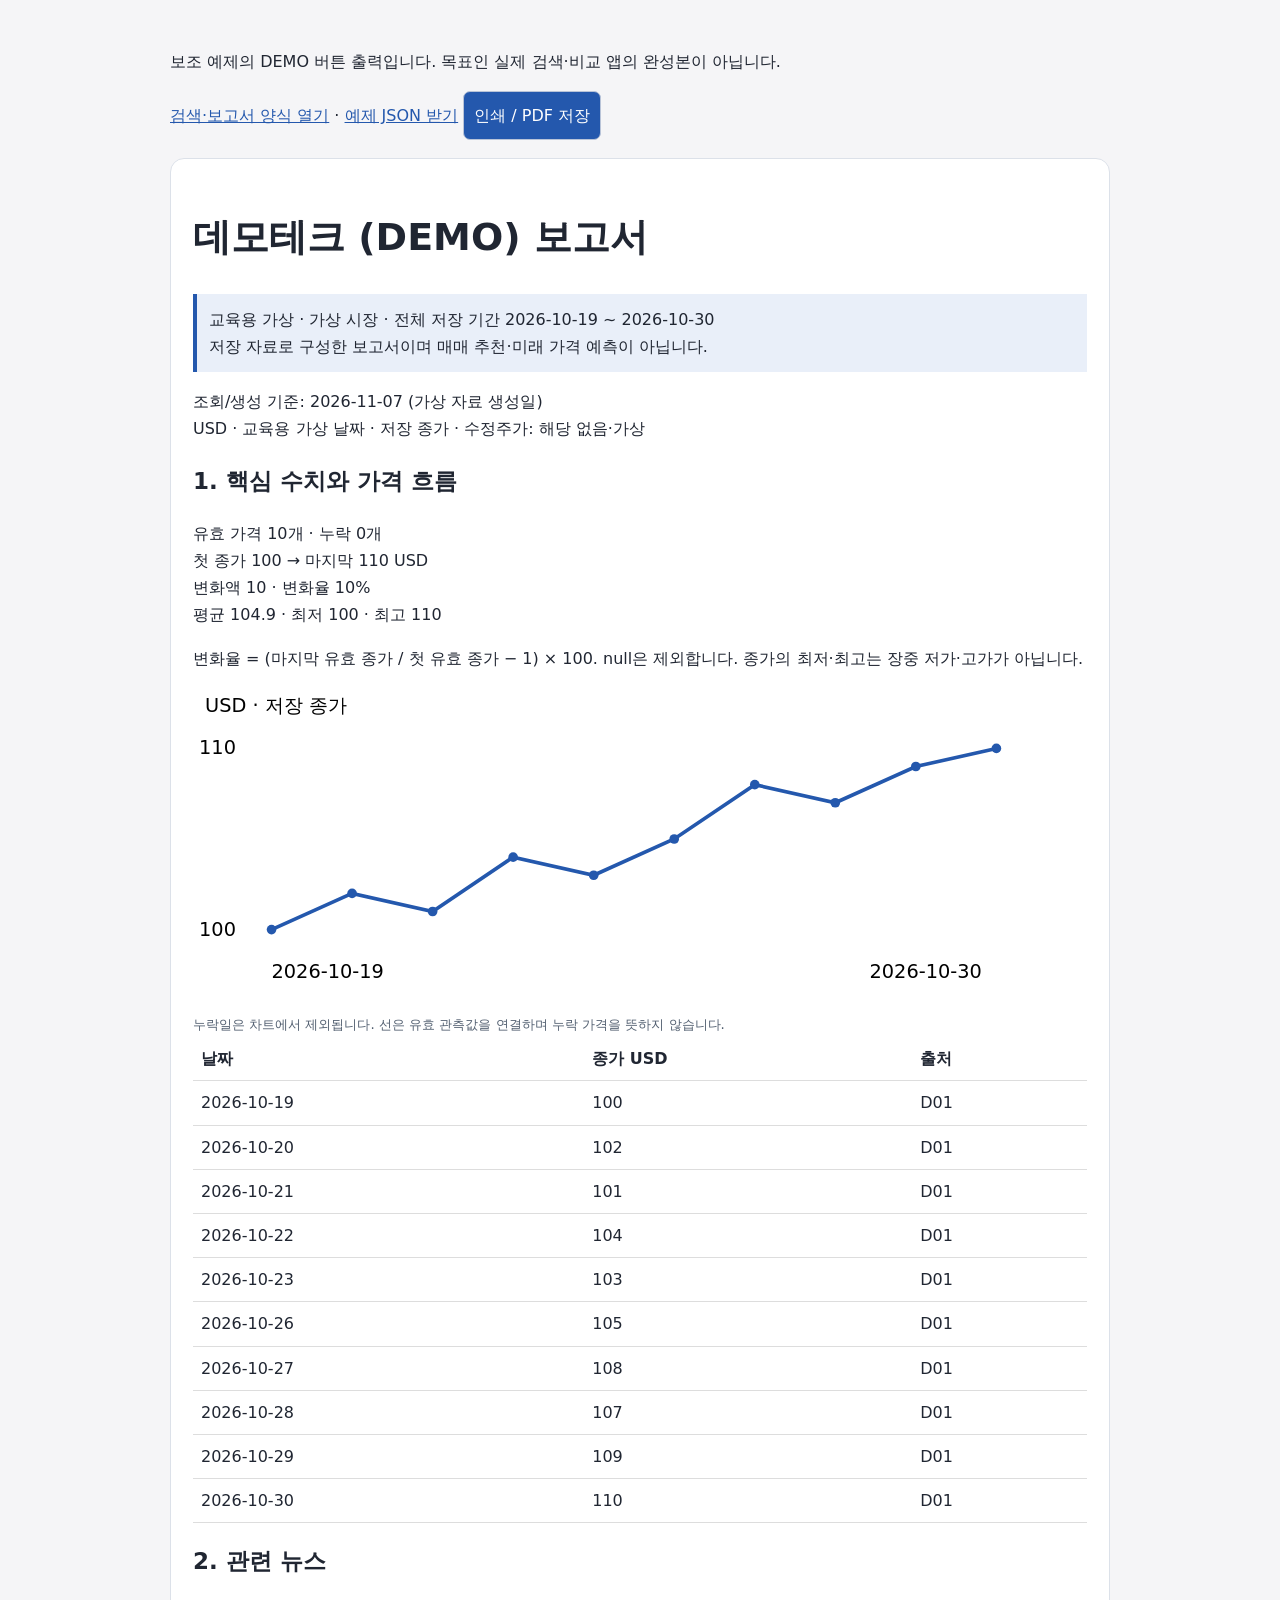
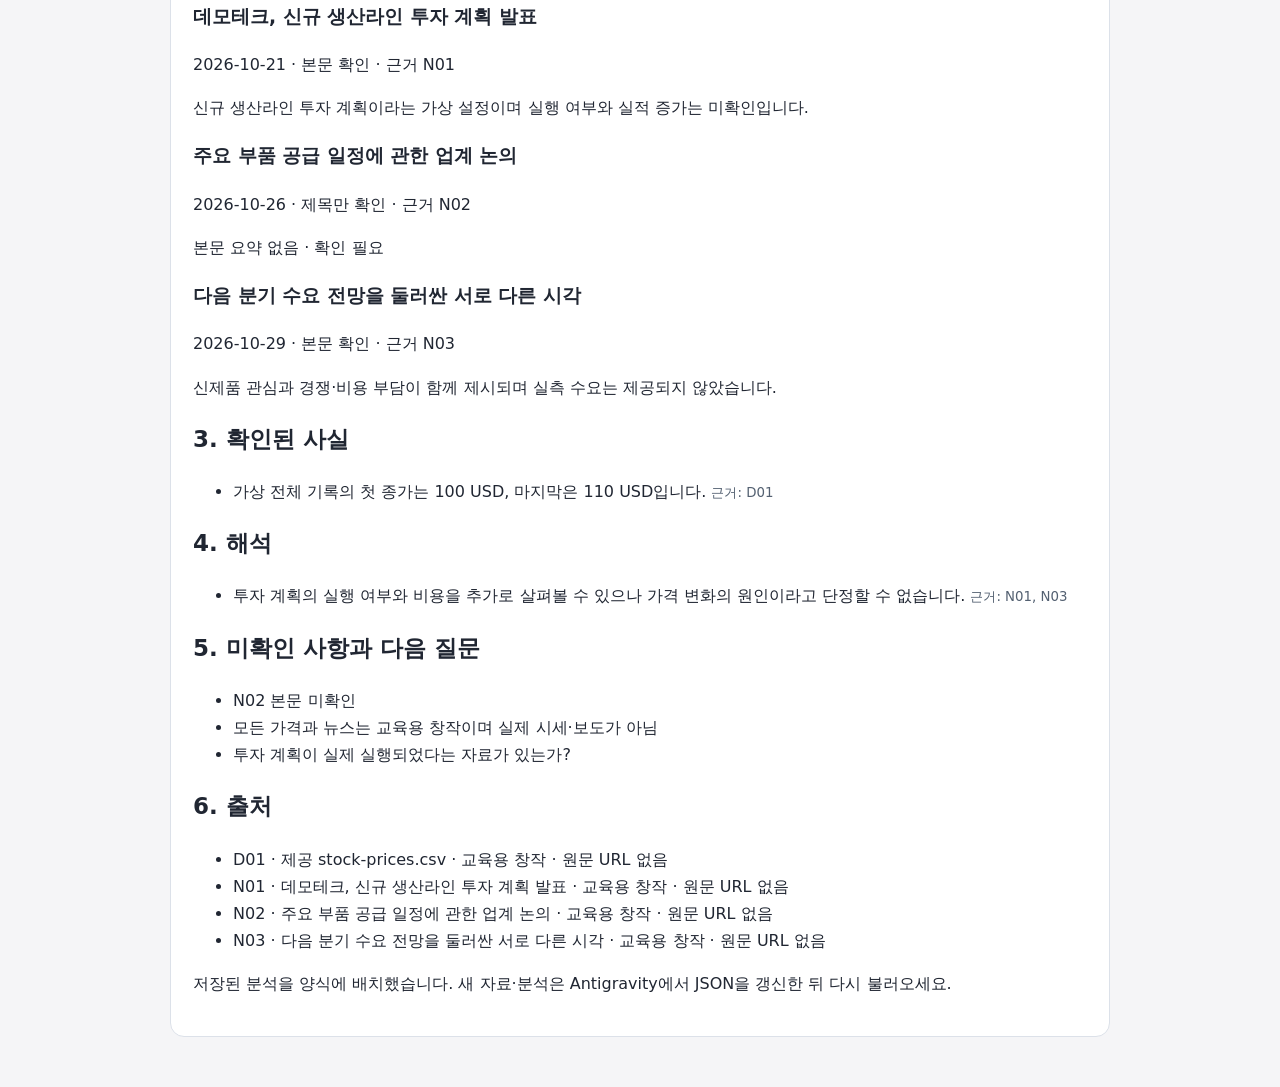
<file: materials/report-example.html>
<!doctype html><html lang="ko"><head><meta charset="utf-8">
<meta name="viewport" content="width=device-width,initial-scale=1"><title>데모테크 (DEMO) 보고서 · 버튼 출력 예제</title>
<style>
*{box-sizing:border-box}body{margin:0;background:#f5f5f7;color:#202632;font:16px/1.7 system-ui,sans-serif}main{max-width:980px;margin:auto;padding:32px 20px}h1{font-size:clamp(26px,5vw,38px);line-height:1.3}h2{font-size:23px}section,article{background:white;border:1px solid #dce1e9;border-radius:14px;padding:22px;margin:18px 0}input,button{font:inherit;padding:10px;border:1px solid #b9c4d8;border-radius:7px;max-width:100%}button{cursor:pointer;background:#2458ad;color:white}button:disabled{background:#737b88;cursor:default}input[type=search]{width:100%}label{display:block;margin:12px 0}small{color:#536071}#results button{margin:5px;white-space:normal;text-align:left}p,li,td{overflow-wrap:anywhere}table{width:100%;border-collapse:collapse}td,th{padding:8px;text-align:left;border-bottom:1px solid #ddd}.scroll{overflow-x:auto}svg{width:100%;height:auto}a{color:#2458ad}:focus-visible{outline:3px solid #e5a128;outline-offset:3px}[hidden]{display:none!important}.notice{border-left:4px solid #2458ad;padding:12px;background:#e9eff9}@media print{@page{size:A4;margin:15mm}body{background:white;font-size:10pt}.controls{display:none}main{padding:0;max-width:none}article{border:0;padding:0}h2,h3{break-after:avoid}tr{break-inside:avoid}svg{max-height:65mm}a{color:inherit}}
</style></head><body><main>
<div class="controls"><p>보조 예제의 DEMO 버튼 출력입니다. 목표인 실제 검색·비교 앱의 완성본이 아닙니다.</p>
<a href="research-workbench.html">검색·보고서 양식 열기</a> · <a href="stock-data-example.json" download>예제 JSON 받기</a>
<button onclick="window.print()">인쇄 / PDF 저장</button></div>
<article id="report"><h1>데모테크 (DEMO) 보고서</h1><p class="notice">교육용 가상 · 가상 시장 · 전체 저장 기간 2026-10-19 ~ 2026-10-30<br>저장 자료로 구성한 보고서이며 매매 추천·미래 가격 예측이 아닙니다.</p><p>조회/생성 기준: 2026-11-07 (가상 자료 생성일)<br>USD · 교육용 가상 날짜 · 저장 종가 · 수정주가: 해당 없음·가상</p><h2>1. 핵심 수치와 가격 흐름</h2><p>유효 가격 10개 · 누락 0개<br>첫 종가 100 → 마지막 110 USD<br>변화액 10 · 변화율 10%<br>평균 104.9 · 최저 100 · 최고 110</p><p>변화율 = (마지막 유효 종가 / 첫 유효 종가 − 1) × 100. null은 제외합니다. 종가의 최저·최고는 장중 저가·고가가 아닙니다.</p><svg viewBox="0 0 740 260" role="img" aria-label="저장 종가 차트"><text x="10" y="20">USD · 저장 종가</text><text x="5" y="55">110</text><text x="5" y="205">100</text><polyline fill="none" stroke="#2458ad" stroke-width="3" points="65,200 131.66666666666669,170 198.33333333333334,185 265,140 331.6666666666667,155 398.3333333333333,125 465,80 531.6666666666667,95 598.3333333333334,65 665,50"></polyline><circle cx="65" cy="200" r="4" fill="#2458ad"></circle><circle cx="131.66666666666669" cy="170" r="4" fill="#2458ad"></circle><circle cx="198.33333333333334" cy="185" r="4" fill="#2458ad"></circle><circle cx="265" cy="140" r="4" fill="#2458ad"></circle><circle cx="331.6666666666667" cy="155" r="4" fill="#2458ad"></circle><circle cx="398.3333333333333" cy="125" r="4" fill="#2458ad"></circle><circle cx="465" cy="80" r="4" fill="#2458ad"></circle><circle cx="531.6666666666667" cy="95" r="4" fill="#2458ad"></circle><circle cx="598.3333333333334" cy="65" r="4" fill="#2458ad"></circle><circle cx="665" cy="50" r="4" fill="#2458ad"></circle><text x="65" y="240">2026-10-19</text><text x="560" y="240">2026-10-30</text></svg><small>누락일은 차트에서 제외됩니다. 선은 유효 관측값을 연결하며 누락 가격을 뜻하지 않습니다.</small><div class="scroll"><table><thead><tr><th>날짜</th><th>종가 USD</th><th>출처</th></tr></thead><tbody><tr><td>2026-10-19</td><td>100</td><td>D01</td></tr><tr><td>2026-10-20</td><td>102</td><td>D01</td></tr><tr><td>2026-10-21</td><td>101</td><td>D01</td></tr><tr><td>2026-10-22</td><td>104</td><td>D01</td></tr><tr><td>2026-10-23</td><td>103</td><td>D01</td></tr><tr><td>2026-10-26</td><td>105</td><td>D01</td></tr><tr><td>2026-10-27</td><td>108</td><td>D01</td></tr><tr><td>2026-10-28</td><td>107</td><td>D01</td></tr><tr><td>2026-10-29</td><td>109</td><td>D01</td></tr><tr><td>2026-10-30</td><td>110</td><td>D01</td></tr></tbody></table></div><h2>2. 관련 뉴스</h2><h3>데모테크, 신규 생산라인 투자 계획 발표</h3><p>2026-10-21 · 본문 확인 · 근거 N01</p><p>신규 생산라인 투자 계획이라는 가상 설정이며 실행 여부와 실적 증가는 미확인입니다.</p><h3>주요 부품 공급 일정에 관한 업계 논의</h3><p>2026-10-26 · 제목만 확인 · 근거 N02</p><p>본문 요약 없음 · 확인 필요</p><h3>다음 분기 수요 전망을 둘러싼 서로 다른 시각</h3><p>2026-10-29 · 본문 확인 · 근거 N03</p><p>신제품 관심과 경쟁·비용 부담이 함께 제시되며 실측 수요는 제공되지 않았습니다.</p><h2>3. 확인된 사실</h2><ul><li>가상 전체 기록의 첫 종가는 100 USD, 마지막은 110 USD입니다. <small>근거: D01</small></li></ul><h2>4. 해석</h2><ul><li>투자 계획의 실행 여부와 비용을 추가로 살펴볼 수 있으나 가격 변화의 원인이라고 단정할 수 없습니다. <small>근거: N01, N03</small></li></ul><h2>5. 미확인 사항과 다음 질문</h2><ul><li>N02 본문 미확인</li><li>모든 가격과 뉴스는 교육용 창작이며 실제 시세·보도가 아님</li><li>투자 계획이 실제 실행되었다는 자료가 있는가?</li></ul><h2>6. 출처</h2><ul><li>D01 · 제공 stock-prices.csv · 교육용 창작 · 원문 URL 없음</li><li>N01 · 데모테크, 신규 생산라인 투자 계획 발표 · 교육용 창작 · 원문 URL 없음</li><li>N02 · 주요 부품 공급 일정에 관한 업계 논의 · 교육용 창작 · 원문 URL 없음</li><li>N03 · 다음 분기 수요 전망을 둘러싼 서로 다른 시각 · 교육용 창작 · 원문 URL 없음</li></ul><p>저장된 분석을 양식에 배치했습니다. 새 자료·분석은 Antigravity에서 JSON을 갱신한 뒤 다시 불러오세요.</p></article></main></body></html>
</file>
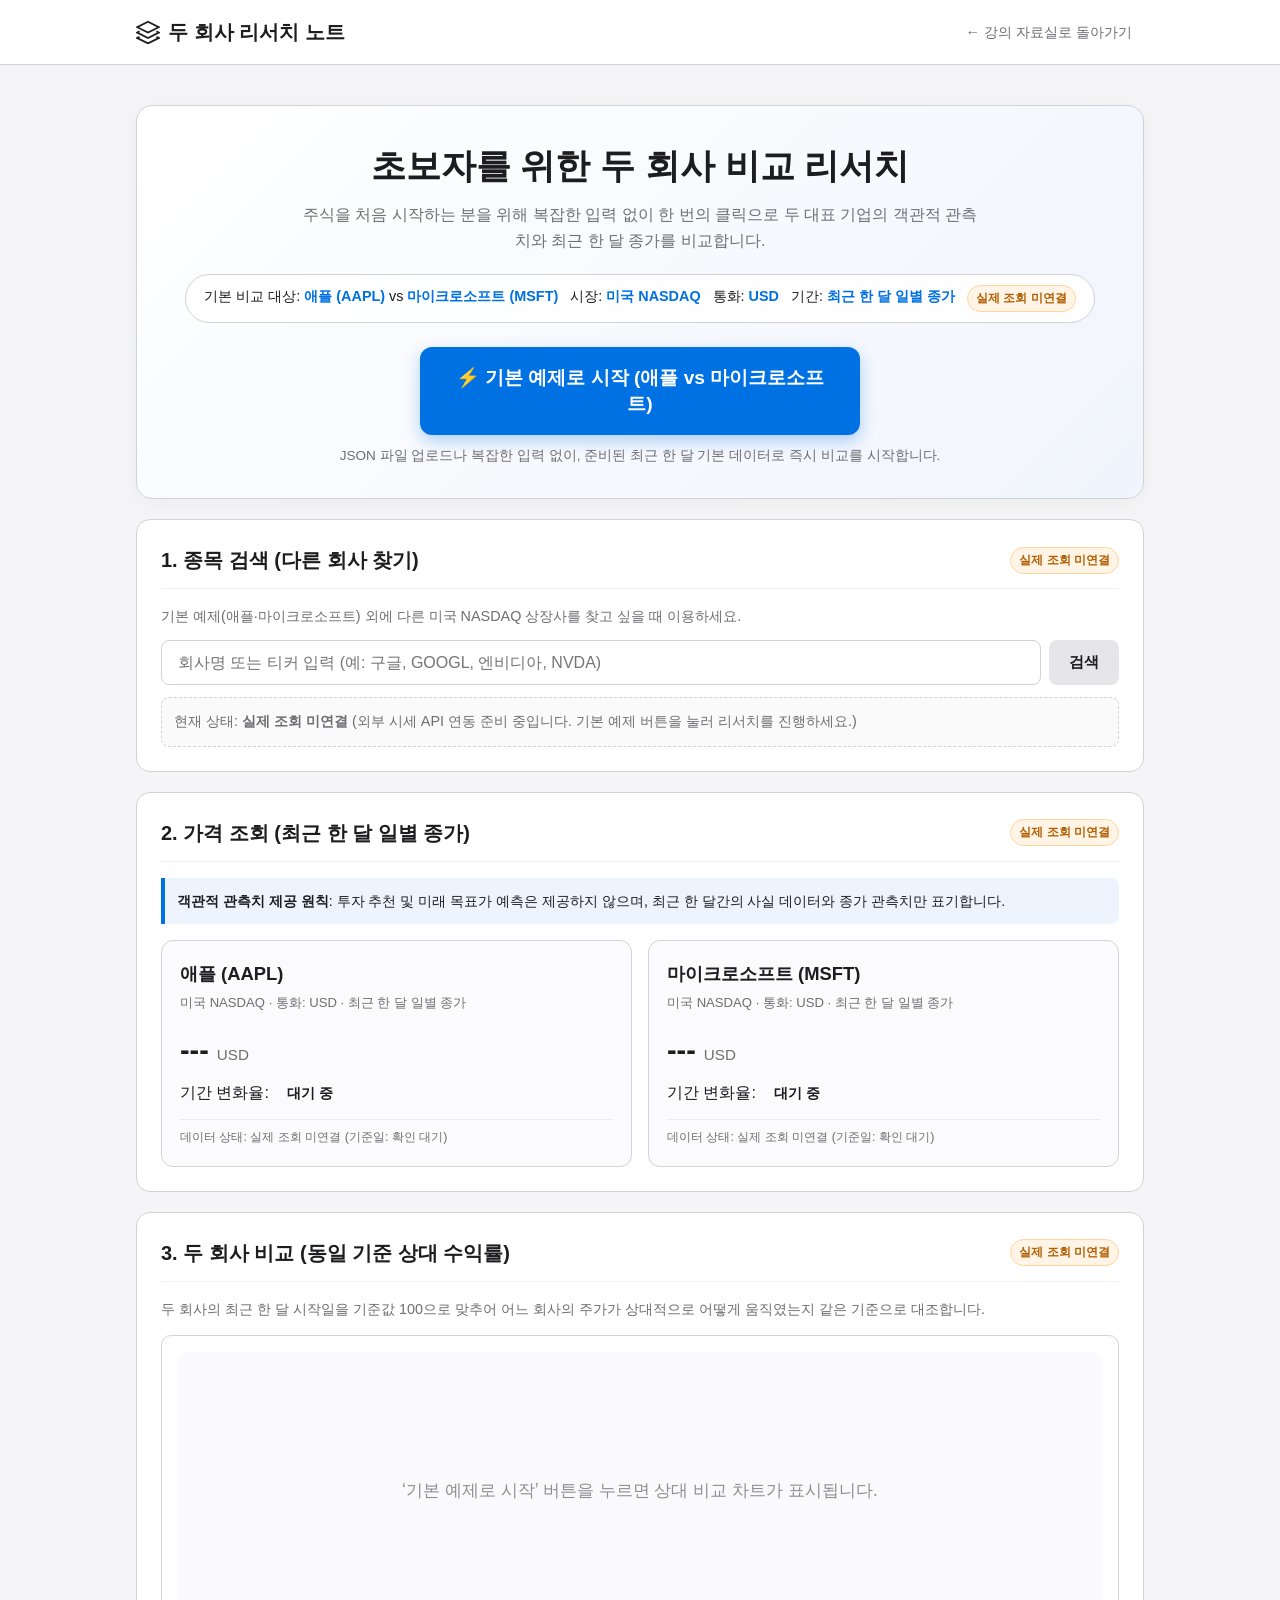
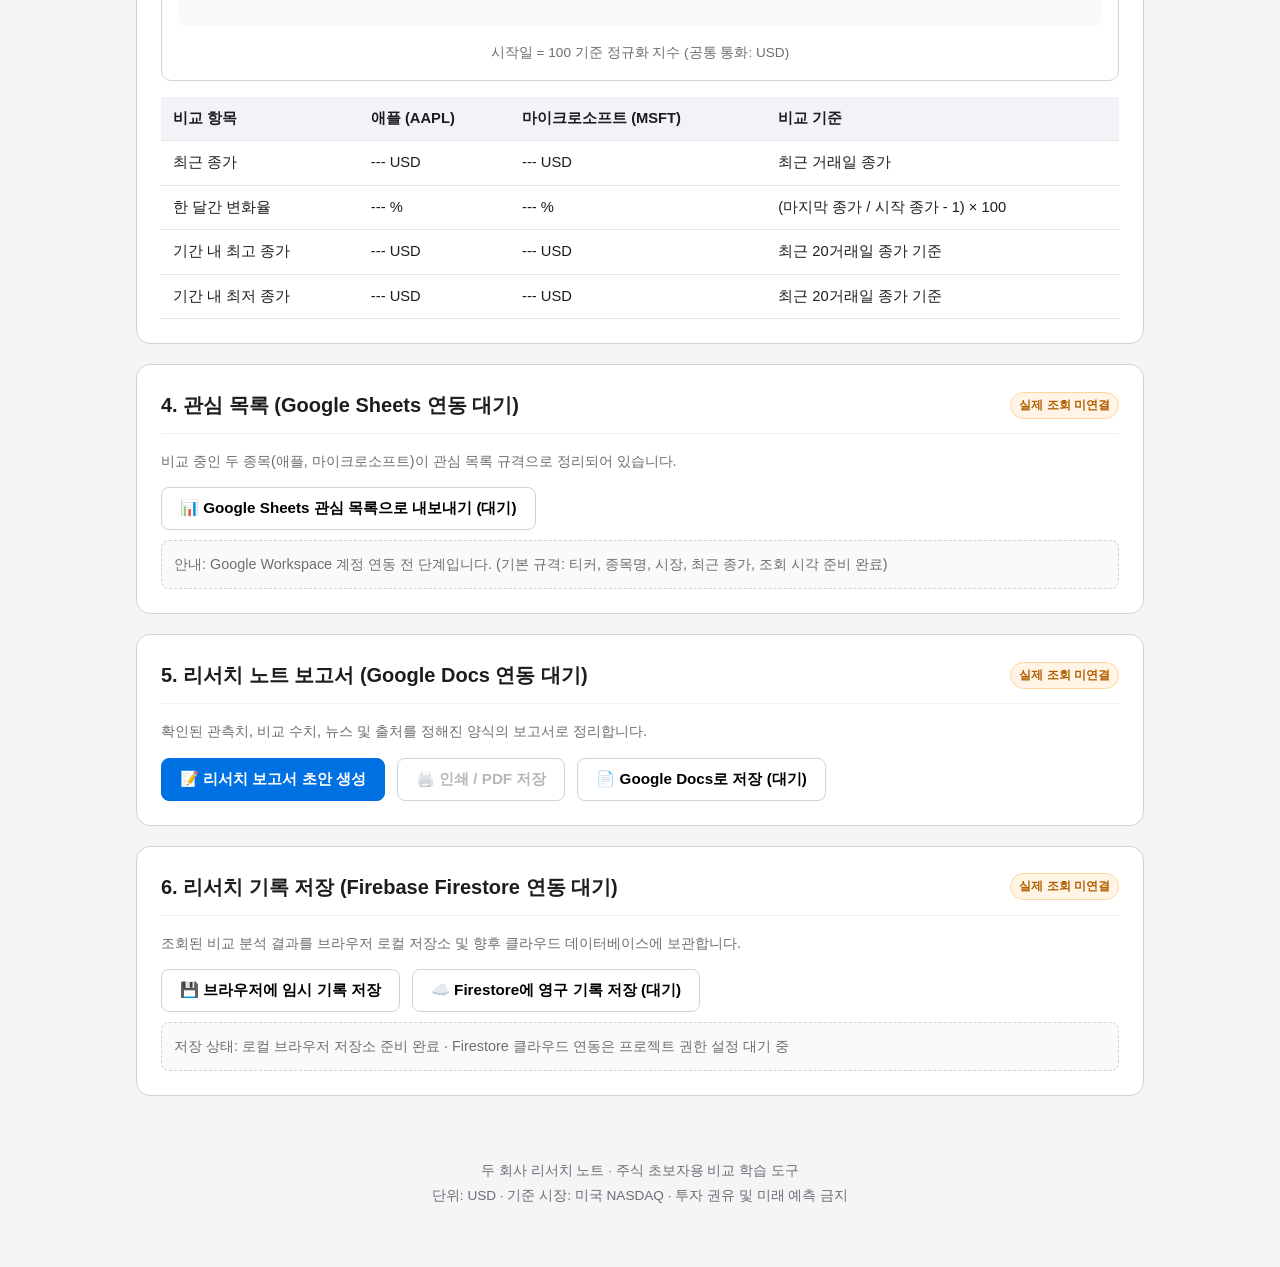
<file: materials/research-note-start.html>
<!doctype html>
<html lang="ko">
<head>
  <meta charset="utf-8">
  <meta name="viewport" content="width=device-width, initial-scale=1">
  <title>두 회사 리서치 노트 | 주식 초보자 비교 도구</title>
  <style>
    :root {
      --bg: #f5f5f7;
      --card-bg: #ffffff;
      --text: #1d1d1f;
      --text-muted: #6e6e73;
      --border: #d2d2d7;
      --primary: #0071e3;
      --primary-hover: #0077ed;
      --badge-unlinked: #ff9500;
      --badge-demo: #5856d6;
      --badge-real: #34c759;
      --badge-error: #ff3b30;
      --focus-ring: #0071e3;
    }
    * { box-sizing: border-box; margin: 0; padding: 0; }
    body {
      background: var(--bg);
      color: var(--text);
      font-family: -apple-system, BlinkMacSystemFont, "Segoe UI", Roboto, "Noto Sans KR", sans-serif;
      line-height: 1.6;
      padding-bottom: 60px;
    }
    a { color: var(--primary); text-decoration: none; }
    a:hover { text-decoration: underline; }
    :focus-visible {
      outline: 3px solid var(--focus-ring);
      outline-offset: 2px;
    }
    .container {
      max-width: 1040px;
      margin: 0 auto;
      padding: 24px 16px;
    }
    header {
      background: var(--card-bg);
      border-bottom: 1px solid var(--border);
      padding: 16px 0;
      position: sticky;
      top: 0;
      z-index: 100;
    }
    .header-inner {
      display: flex;
      justify-content: space-between;
      align-items: center;
      max-width: 1040px;
      margin: 0 auto;
      padding: 0 16px;
    }
    .logo {
      font-weight: 700;
      font-size: 1.25rem;
      display: flex;
      align-items: center;
      gap: 8px;
    }
    .nav-link {
      font-size: 0.9rem;
      color: var(--text-muted);
      padding: 6px 12px;
      border-radius: 6px;
    }
    .nav-link:hover {
      background: rgba(0,0,0,0.05);
      color: var(--text);
      text-decoration: none;
    }

    /* 배지 스타일 */
    .badge {
      display: inline-block;
      font-size: 0.75rem;
      font-weight: 600;
      padding: 3px 8px;
      border-radius: 999px;
      vertical-align: middle;
    }
    .badge-unlinked {
      background: #fff4e5;
      color: #b25e00;
      border: 1px solid #ffd599;
    }
    .badge-demo {
      background: #f0f0ff;
      color: #3b3a9e;
      border: 1px solid #d0d0ff;
    }
    .badge-real {
      background: #eafaf1;
      color: #1e7e34;
      border: 1px solid #c3e6cb;
    }

    /* 히어로 영역: 기본값 및 큰 시작 버튼 */
    .hero-card {
      background: linear-gradient(135deg, #ffffff 0%, #f0f4fc 100%);
      border: 1px solid var(--border);
      border-radius: 16px;
      padding: 32px 24px;
      margin-top: 16px;
      box-shadow: 0 4px 20px rgba(0,0,0,0.04);
      text-align: center;
    }
    .hero-title {
      font-size: clamp(1.5rem, 3.5vw, 2.2rem);
      font-weight: 800;
      margin-bottom: 8px;
    }
    .hero-desc {
      color: var(--text-muted);
      font-size: 1rem;
      max-width: 680px;
      margin: 0 auto 20px auto;
    }
    .defaults-box {
      display: inline-flex;
      flex-wrap: wrap;
      gap: 12px;
      justify-content: center;
      background: rgba(255, 255, 255, 0.9);
      border: 1px solid var(--border);
      padding: 10px 18px;
      border-radius: 30px;
      margin-bottom: 24px;
      font-size: 0.9rem;
    }
    .defaults-box b {
      color: var(--primary);
    }
    .btn-start-hero {
      display: inline-block;
      width: 100%;
      max-width: 440px;
      background: var(--primary);
      color: #ffffff;
      font-size: 1.2rem;
      font-weight: 700;
      padding: 18px 28px;
      border: none;
      border-radius: 12px;
      cursor: pointer;
      box-shadow: 0 6px 16px rgba(0, 113, 227, 0.3);
      transition: all 0.2s ease;
    }
    .btn-start-hero:hover {
      background: var(--primary-hover);
      transform: translateY(-2px);
      box-shadow: 0 8px 20px rgba(0, 113, 227, 0.4);
    }
    .btn-start-hero:active {
      transform: translateY(0);
    }
    .start-subtext {
      display: block;
      margin-top: 10px;
      font-size: 0.85rem;
      color: var(--text-muted);
    }

    /* 카드 공통 */
    .card {
      background: var(--card-bg);
      border: 1px solid var(--border);
      border-radius: 14px;
      padding: 24px;
      margin-top: 20px;
    }
    .card-head {
      display: flex;
      justify-content: space-between;
      align-items: center;
      flex-wrap: wrap;
      gap: 8px;
      margin-bottom: 16px;
      padding-bottom: 12px;
      border-bottom: 1px solid #f0f0f2;
    }
    .card-title {
      font-size: 1.25rem;
      font-weight: 700;
      display: flex;
      align-items: center;
      gap: 10px;
    }

    /* 1. 검색 영역 */
    .search-bar-wrap {
      display: flex;
      gap: 8px;
      margin-top: 12px;
    }
    .search-input {
      flex: 1;
      padding: 12px 16px;
      font-size: 1rem;
      border: 1px solid var(--border);
      border-radius: 8px;
    }
    .btn-search {
      padding: 12px 20px;
      background: #e5e5ea;
      color: var(--text);
      font-size: 0.95rem;
      font-weight: 600;
      border: none;
      border-radius: 8px;
      cursor: pointer;
    }
    .btn-search:hover {
      background: #d1d1d6;
    }
    .search-status {
      margin-top: 12px;
      padding: 12px;
      background: #fafafa;
      border: 1px dashed var(--border);
      border-radius: 8px;
      font-size: 0.9rem;
      color: var(--text-muted);
    }

    /* 2. 가격 조회 영역 */
    .price-grid {
      display: grid;
      grid-template-columns: repeat(auto-fit, minmax(280px, 1fr));
      gap: 16px;
      margin-top: 16px;
    }
    .company-card {
      border: 1px solid var(--border);
      border-radius: 12px;
      padding: 18px;
      background: #fbfbfd;
    }
    .company-name {
      font-size: 1.15rem;
      font-weight: 700;
      margin-bottom: 4px;
    }
    .company-meta {
      font-size: 0.82rem;
      color: var(--text-muted);
      margin-bottom: 14px;
    }
    .price-metric {
      font-size: 1.8rem;
      font-weight: 800;
      color: var(--text);
    }
    .price-metric small {
      font-size: 0.95rem;
      font-weight: 500;
      color: var(--text-muted);
    }
    .rate-badge {
      display: inline-block;
      font-size: 0.9rem;
      font-weight: 700;
      padding: 2px 8px;
      border-radius: 6px;
      margin-left: 6px;
    }
    .rate-up { background: #eafaf1; color: #1e7e34; }
    .rate-down { background: #feebeb; color: #d93025; }
    .source-tag {
      display: block;
      margin-top: 12px;
      font-size: 0.78rem;
      color: var(--text-muted);
      border-top: 1px solid #ebebf0;
      padding-top: 8px;
    }

    /* 3. 비교 영역 */
    .compare-chart-box {
      background: #ffffff;
      border: 1px solid var(--border);
      border-radius: 10px;
      padding: 16px;
      margin-top: 14px;
    }
    .chart-caption {
      font-size: 0.85rem;
      color: var(--text-muted);
      margin-top: 8px;
      text-align: center;
    }
    .compare-table {
      width: 100%;
      border-collapse: collapse;
      margin-top: 16px;
      font-size: 0.92rem;
    }
    .compare-table th, .compare-table td {
      padding: 10px 12px;
      border-bottom: 1px solid #e5e5ea;
      text-align: left;
    }
    .compare-table th {
      background: #f2f2f7;
      font-weight: 600;
    }

    /* 4. 관심 목록 & 보고서 & 저장 영역 */
    .action-row {
      display: flex;
      flex-wrap: wrap;
      gap: 12px;
      margin-top: 14px;
    }
    .btn-action {
      padding: 10px 18px;
      font-size: 0.95rem;
      font-weight: 600;
      border-radius: 8px;
      cursor: pointer;
      border: 1px solid var(--border);
      background: #ffffff;
      display: inline-flex;
      align-items: center;
      gap: 6px;
    }
    .btn-action:hover {
      background: #f5f5f7;
    }
    .btn-action.primary {
      background: var(--primary);
      color: #fff;
      border-color: var(--primary);
    }
    .btn-action.primary:hover {
      background: var(--primary-hover);
    }

    /* 리포트 프리뷰 박스 */
    .report-preview {
      background: #ffffff;
      border: 1px solid #c6c6c8;
      border-radius: 10px;
      padding: 20px;
      margin-top: 16px;
      font-size: 0.95rem;
    }
    .report-preview h3 {
      font-size: 1.15rem;
      margin-bottom: 10px;
    }
    .notice-box {
      background: #eef4fe;
      border-left: 4px solid var(--primary);
      padding: 12px;
      border-radius: 0 8px 8px 0;
      margin: 12px 0;
      font-size: 0.88rem;
    }

    /* 키보드 도움말 및 푸터 */
    footer {
      text-align: center;
      margin-top: 40px;
      color: var(--text-muted);
      font-size: 0.85rem;
    }
    @media (max-width: 640px) {
      .hero-card { padding: 20px 16px; }
      .price-grid { grid-template-columns: 1fr; }
      .defaults-box { flex-direction: column; align-items: center; border-radius: 12px; }
    }
  </style>
</head>
<body>

<header>
  <div class="header-inner">
    <div class="logo">
      <svg width="24" height="24" viewBox="0 0 40 40" aria-hidden="true">
        <path d="m20 3 18 9-18 9L2 12Zm-14 16-4 2 18 9 18-9-4-2M6 28l-4 2 18 9 18-9-4-2" fill="none" stroke="currentColor" stroke-width="3"/>
      </svg>
      <span>두 회사 리서치 노트</span>
    </div>
    <nav aria-label="기본 탐색">
      <a href="index.html" class="nav-link">← 강의 자료실로 돌아가기</a>
    </nav>
  </div>
</header>

<main class="container" id="main" tabindex="-1">

  <!-- 히어로: 기본값 표시 및 큰 시작 버튼 -->
  <section class="hero-card" aria-labelledby="hero-title">
    <h1 id="hero-title" class="hero-title">초보자를 위한 두 회사 비교 리서치</h1>
    <p class="hero-desc">
      주식을 처음 시작하는 분을 위해 복잡한 입력 없이 한 번의 클릭으로 두 대표 기업의 객관적 관측치와 최근 한 달 종가를 비교합니다.
    </p>

    <!-- 기본값 상태 배지 -->
    <div class="defaults-box" aria-label="기본 리서치 설정">
      <span>기본 비교 대상: <b>애플 (AAPL)</b> vs <b>마이크로소프트 (MSFT)</b></span>
      <span>시장: <b>미국 NASDAQ</b></span>
      <span>통화: <b>USD</b></span>
      <span>기간: <b>최근 한 달 일별 종가</b></span>
      <span class="badge badge-unlinked">실제 조회 미연결</span>
    </div>

    <div>
      <button id="btn-start" class="btn-start-hero" type="button" aria-haspopup="false">
        ⚡ 기본 예제로 시작 (애플 vs 마이크로소프트)
      </button>
      <span class="start-subtext">
        JSON 파일 업로드나 복잡한 입력 없이, 준비된 최근 한 달 기본 데이터로 즉시 비교를 시작합니다.
      </span>
    </div>
  </section>

  <!-- 1. 종목 검색 영역 (다른 회사 찾기용) -->
  <section class="card" aria-labelledby="sec-search-title">
    <div class="card-head">
      <h2 id="sec-search-title" class="card-title">
        1. 종목 검색 (다른 회사 찾기)
      </h2>
      <span class="badge badge-unlinked">실제 조회 미연결</span>
    </div>
    <p style="font-size: 0.9rem; color: var(--text-muted);">
      기본 예제(애플·마이크로소프트) 외에 다른 미국 NASDAQ 상장사를 찾고 싶을 때 이용하세요.
    </p>
    <div class="search-bar-wrap">
      <input type="search" id="search-input" class="search-input" placeholder="회사명 또는 티커 입력 (예: 구글, GOOGL, 엔비디아, NVDA)" aria-label="종목 검색어 입력">
      <button type="button" id="btn-search-go" class="btn-search">검색</button>
    </div>
    <!-- 상태 메시지 분기 (로딩 / 결과 없음 / 실패 / 미연결 안내) -->
    <div id="search-status-box" class="search-status" role="status" aria-live="polite">
      현재 상태: <b>실제 조회 미연결</b> (외부 시세 API 연동 준비 중입니다. 기본 예제 버튼을 눌러 리서치를 진행하세요.)
    </div>
  </section>

  <!-- 2. 가격 조회 영역 -->
  <section class="card" aria-labelledby="sec-price-title">
    <div class="card-head">
      <h2 id="sec-price-title" class="card-title">
        2. 가격 조회 (최근 한 달 일별 종가)
      </h2>
      <span id="price-status-badge" class="badge badge-unlinked">실제 조회 미연결</span>
    </div>
    <div class="notice-box">
      <b>객관적 관측치 제공 원칙</b>: 투자 추천 및 미래 목표가 예측은 제공하지 않으며, 최근 한 달간의 사실 데이터와 종가 관측치만 표기합니다.
    </div>

    <div class="price-grid">
      <!-- 종목 1: 애플 -->
      <article class="company-card" id="card-company-1">
        <div class="company-name">애플 (AAPL)</div>
        <div class="company-meta">미국 NASDAQ · 통화: USD · 최근 한 달 일별 종가</div>
        <div class="price-metric" id="aapl-last-price">
          --- <small>USD</small>
        </div>
        <div id="aapl-change-wrap" style="margin-top: 6px;">
          기간 변화율: <span id="aapl-change" class="rate-badge">대기 중</span>
        </div>
        <span class="source-tag" id="aapl-source">
          데이터 상태: 실제 조회 미연결 (기준일: 확인 대기)
        </span>
      </article>

      <!-- 종목 2: 마이크로소프트 -->
      <article class="company-card" id="card-company-2">
        <div class="company-name">마이크로소프트 (MSFT)</div>
        <div class="company-meta">미국 NASDAQ · 통화: USD · 최근 한 달 일별 종가</div>
        <div class="price-metric" id="msft-last-price">
          --- <small>USD</small>
        </div>
        <div id="msft-change-wrap" style="margin-top: 6px;">
          기간 변화율: <span id="msft-change" class="rate-badge">대기 중</span>
        </div>
        <span class="source-tag" id="msft-source">
          데이터 상태: 실제 조회 미연결 (기준일: 확인 대기)
        </span>
      </article>
    </div>
  </section>

  <!-- 3. 두 종목 비교 영역 -->
  <section class="card" aria-labelledby="sec-compare-title">
    <div class="card-head">
      <h2 id="sec-compare-title" class="card-title">
        3. 두 회사 비교 (동일 기준 상대 수익률)
      </h2>
      <span id="compare-status-badge" class="badge badge-unlinked">실제 조회 미연결</span>
    </div>
    <p style="font-size: 0.9rem; color: var(--text-muted);">
      두 회사의 최근 한 달 시작일을 기준값 100으로 맞추어 어느 회사의 주가가 상대적으로 어떻게 움직였는지 같은 기준으로 대조합니다.
    </p>

    <!-- 상대 비교 차트 -->
    <div class="compare-chart-box" id="compare-chart-container">
      <svg id="compare-svg" viewBox="0 0 740 220" role="img" aria-label="애플과 마이크로소프트 상대 수익률 비교 차트" style="width: 100%; height: auto;">
        <rect width="740" height="220" fill="#fafafc" rx="8"/>
        <text x="370" y="115" text-anchor="middle" fill="#8e8e93" font-size="14">
          ‘기본 예제로 시작’ 버튼을 누르면 상대 비교 차트가 표시됩니다.
        </text>
      </svg>
      <div class="chart-caption" id="chart-caption-text">
        시작일 = 100 기준 정규화 지수 (공통 통화: USD)
      </div>
    </div>

    <!-- 비교 수치 요약 테이블 -->
    <table class="compare-table" aria-label="두 회사 핵심 수치 비교">
      <thead>
        <tr>
          <th scope="col">비교 항목</th>
          <th scope="col">애플 (AAPL)</th>
          <th scope="col">마이크로소프트 (MSFT)</th>
          <th scope="col">비교 기준</th>
        </tr>
      </thead>
      <tbody id="compare-table-body">
        <tr>
          <td>최근 종가</td>
          <td id="td-aapl-close">--- USD</td>
          <td id="td-msft-close">--- USD</td>
          <td>최근 거래일 종가</td>
        </tr>
        <tr>
          <td>한 달간 변화율</td>
          <td id="td-aapl-rate">--- %</td>
          <td id="td-msft-rate">--- %</td>
          <td>(마지막 종가 / 시작 종가 - 1) × 100</td>
        </tr>
        <tr>
          <td>기간 내 최고 종가</td>
          <td id="td-aapl-high">--- USD</td>
          <td id="td-msft-high">--- USD</td>
          <td>최근 20거래일 종가 기준</td>
        </tr>
        <tr>
          <td>기간 내 최저 종가</td>
          <td id="td-aapl-low">--- USD</td>
          <td id="td-msft-low">--- USD</td>
          <td>최근 20거래일 종가 기준</td>
        </tr>
      </tbody>
    </table>
  </section>

  <!-- 4. 관심 목록 (Google Sheets 연동 준비) -->
  <section class="card" aria-labelledby="sec-sheets-title">
    <div class="card-head">
      <h2 id="sec-sheets-title" class="card-title">
        4. 관심 목록 (Google Sheets 연동 대기)
      </h2>
      <span class="badge badge-unlinked">실제 조회 미연결</span>
    </div>
    <p style="font-size: 0.9rem; color: var(--text-muted);">
      비교 중인 두 종목(애플, 마이크로소프트)이 관심 목록 규격으로 정리되어 있습니다.
    </p>
    <div class="action-row">
      <button type="button" class="btn-action" id="btn-export-sheets">
        📊 Google Sheets 관심 목록으로 내보내기 (대기)
      </button>
    </div>
    <div id="sheets-feedback" class="search-status" style="margin-top: 10px;">
      안내: Google Workspace 계정 연동 전 단계입니다. (기본 규격: 티커, 종목명, 시장, 최근 종가, 조회 시각 준비 완료)
    </div>
  </section>

  <!-- 5. 보고서 생성 (Google Docs 연동 준비) -->
  <section class="card" aria-labelledby="sec-report-title">
    <div class="card-head">
      <h2 id="sec-report-title" class="card-title">
        5. 리서치 노트 보고서 (Google Docs 연동 대기)
      </h2>
      <span class="badge badge-unlinked">실제 조회 미연결</span>
    </div>
    <p style="font-size: 0.9rem; color: var(--text-muted);">
      확인된 관측치, 비교 수치, 뉴스 및 출처를 정해진 양식의 보고서로 정리합니다.
    </p>
    <div class="action-row">
      <button type="button" class="btn-action primary" id="btn-create-report">
        📝 리서치 보고서 초안 생성
      </button>
      <button type="button" class="btn-action" id="btn-print-report" disabled>
        🖨️ 인쇄 / PDF 저장
      </button>
      <button type="button" class="btn-action" id="btn-export-docs">
        📄 Google Docs로 저장 (대기)
      </button>
    </div>

    <!-- 보고서 프리뷰 영역 -->
    <div id="report-container" class="report-preview" hidden>
      <div id="report-content"></div>
    </div>
  </section>

  <!-- 6. 기록 저장 (Firestore 연동 준비) -->
  <section class="card" aria-labelledby="sec-firestore-title">
    <div class="card-head">
      <h2 id="sec-firestore-title" class="card-title">
        6. 리서치 기록 저장 (Firebase Firestore 연동 대기)
      </h2>
      <span class="badge badge-unlinked">실제 조회 미연결</span>
    </div>
    <p style="font-size: 0.9rem; color: var(--text-muted);">
      조회된 비교 분석 결과를 브라우저 로컬 저장소 및 향후 클라우드 데이터베이스에 보관합니다.
    </p>
    <div class="action-row">
      <button type="button" class="btn-action" id="btn-save-local">
        💾 브라우저에 임시 기록 저장
      </button>
      <button type="button" class="btn-action" id="btn-save-firestore">
        ☁️ Firestore에 영구 기록 저장 (대기)
      </button>
    </div>
    <div id="save-status-msg" class="search-status" style="margin-top: 10px;">
      저장 상태: 로컬 브라우저 저장소 준비 완료 · Firestore 클라우드 연동은 프로젝트 권한 설정 대기 중
    </div>
  </section>

</main>

<footer>
  <p>두 회사 리서치 노트 · 주식 초보자용 비교 학습 도구</p>
  <p style="margin-top: 4px;">단위: USD · 기준 시장: 미국 NASDAQ · 투자 권유 및 미래 예측 금지</p>
</footer>

<script>
'use strict';

// 1. 기본 상태 정의 (규칙: AAPL·MSFT, 미국 NASDAQ, USD, 최근 한 달 유지)
const state = {
  market: '미국 NASDAQ',
  currency: 'USD',
  period: '최근 한 달 일별 종가 (2026-10-09 ~ 2026-11-06)',
  company1: {
    name: '애플',
    symbol: 'AAPL',
    dataKind: '실제 조회 미연결'
  },
  company2: {
    name: '마이크로소프트',
    symbol: 'MSFT',
    dataKind: '실제 조회 미연결'
  },
  loaded: false
};

// 2. 기본 예제용 시뮬레이션 데이터셋 (교육용 가상 데이터 / 규칙 준수)
// 출처 및 기준일 필수 표기
const sampleData = {
  retrievedAt: '2026-11-07 14:30 KST',
  sourceName: '계산 연습 및 교육용 가상 시세 데이터',
  aapl: [
    { date: '2026-10-12', close: 228.5 },
    { date: '2026-10-15', close: 230.1 },
    { date: '2026-10-19', close: 232.0 },
    { date: '2026-10-22', close: 229.8 },
    { date: '2026-10-26', close: 233.4 },
    { date: '2026-10-29', close: 235.2 },
    { date: '2026-11-02', close: 234.0 },
    { date: '2026-11-06', close: 237.5 }
  ],
  msft: [
    { date: '2026-10-12', close: 415.0 },
    { date: '2026-10-15', close: 418.2 },
    { date: '2026-10-19', close: 422.0 },
    { date: '2026-10-22', close: 420.5 },
    { date: '2026-10-26', close: 425.8 },
    { date: '2026-10-29', close: 430.1 },
    { date: '2026-11-02', close: 428.5 },
    { date: '2026-11-06', close: 433.0 }
  ]
};

// DOM 요소 참조
const $ = id => document.getElementById(id);

// 3. '기본 예제로 시작' 동작
$('btn-start').addEventListener('click', () => {
  state.loaded = true;
  state.company1.dataKind = '교육용 가상';
  state.company2.dataKind = '교육용 가상';

  // 배지 업데이트
  $('price-status-badge').textContent = '교육용 가상 로드됨';
  $('price-status-badge').className = 'badge badge-demo';
  $('compare-status-badge').textContent = '교육용 가상 로드됨';
  $('compare-status-badge').className = 'badge badge-demo';

  // 수치 계산 (애플)
  const aaplPrices = sampleData.aapl.map(p => p.close);
  const aaplFirst = aaplPrices[0];
  const aaplLast = aaplPrices[aaplPrices.length - 1];
  const aaplRate = ((aaplLast / aaplFirst - 1) * 100).toFixed(2);
  const aaplHigh = Math.max(...aaplPrices).toFixed(2);
  const aaplLow = Math.min(...aaplPrices).toFixed(2);

  // 수치 계산 (마이크로소프트)
  const msftPrices = sampleData.msft.map(p => p.close);
  const msftFirst = msftPrices[0];
  const msftLast = msftPrices[msftPrices.length - 1];
  const msftRate = ((msftLast / msftFirst - 1) * 100).toFixed(2);
  const msftHigh = Math.max(...msftPrices).toFixed(2);
  const msftLow = Math.min(...msftPrices).toFixed(2);

  // 화면 렌더링: 가격 카드
  $('aapl-last-price').innerHTML = `${aaplLast.toFixed(2)} <small>USD</small>`;
  $('aapl-change').textContent = `+${aaplRate}%`;
  $('aapl-change').className = 'rate-badge rate-up';
  $('aapl-source').textContent = `교육용 가상 값 ${aaplLast.toFixed(2)} USD · 기준일 2026-11-06 · 출처: ${sampleData.sourceName}`;

  $('msft-last-price').innerHTML = `${msftLast.toFixed(2)} <small>USD</small>`;
  $('msft-change').textContent = `+${msftRate}%`;
  $('msft-change').className = 'rate-badge rate-up';
  $('msft-source').textContent = `교육용 가상 값 ${msftLast.toFixed(2)} USD · 기준일 2026-11-06 · 출처: ${sampleData.sourceName}`;

  // 비교 테이블 렌더링
  $('td-aapl-close').textContent = `${aaplLast.toFixed(2)} USD`;
  $('td-msft-close').textContent = `${msftLast.toFixed(2)} USD`;
  $('td-aapl-rate').textContent = `+${aaplRate}%`;
  $('td-msft-rate').textContent = `+${msftRate}%`;
  $('td-aapl-high').textContent = `${aaplHigh} USD`;
  $('td-msft-high').textContent = `${msftHigh} USD`;
  $('td-aapl-low').textContent = `${aaplLow} USD`;
  $('td-msft-low').textContent = `${msftLow} USD`;

  // 상대 비교 차트 렌더링 (시작일 = 100)
  renderCompareChart(sampleData.aapl, sampleData.msft);

  // 안내 업데이트
  $('btn-start').innerHTML = '✅ 기본 예제 로드 완료 (애플 vs 마이크로소프트)';
  $('btn-start').style.background = '#34c759';

  // 스크롤 이동
  $('card-company-1').scrollIntoView({ behavior: 'smooth', block: 'center' });
});

// 차트 렌더링 함수 (시작일 100 정규화 상대 수익률)
function renderCompareChart(p1, p2) {
  const norm1 = p1.map(x => (x.close / p1[0].close) * 100);
  const norm2 = p2.map(x => (x.close / p2[0].close) * 100);
  const allVals = [...norm1, ...norm2];
  const minVal = Math.floor(Math.min(...allVals)) - 1;
  const maxVal = Math.ceil(Math.max(...allVals)) + 1;
  const range = maxVal - minVal || 1;

  const count = p1.length;
  const width = 740, height = 220;
  const paddingX = 70, paddingY = 35;
  const plotW = width - paddingX * 2;
  const plotH = height - paddingY * 2;

  const getX = idx => paddingX + (idx / (count - 1)) * plotW;
  const getY = val => height - paddingY - ((val - minVal) / range) * plotH;

  const pts1 = norm1.map((v, i) => `${getX(i).toFixed(1)},${getY(v).toFixed(1)}`).join(' ');
  const pts2 = norm2.map((v, i) => `${getX(i).toFixed(1)},${getY(v).toFixed(1)}`).join(' ');

  const baselineY = getY(100);

  $('compare-svg').innerHTML = `
    <rect width="${width}" height="${height}" fill="#fafafc" rx="8"/>
    <!-- 기준선 100 -->
    <line x1="${paddingX}" y1="${baselineY}" x2="${width - paddingX}" y2="${baselineY}" stroke="#d2d2d7" stroke-dasharray="4 4" stroke-width="1.5"/>
    <text x="${paddingX - 10}" y="${baselineY + 4}" text-anchor="end" fill="#8e8e93" font-size="11">기준 100</text>

    <!-- 범례 -->
    <circle cx="160" cy="20" r="5" fill="#0071e3"/>
    <text x="172" y="24" font-size="12" fill="#1d1d1f" font-weight="bold">애플 (AAPL)</text>
    <circle cx="280" cy="20" r="5" fill="#ff9500"/>
    <text x="292" y="24" font-size="12" fill="#1d1d1f" font-weight="bold">마이크로소프트 (MSFT)</text>

    <!-- 애플 선 & 점 -->
    <polyline fill="none" stroke="#0071e3" stroke-width="2.5" points="${pts1}"/>
    ${norm1.map((v, i) => `<circle cx="${getX(i)}" cy="${getY(v)}" r="3.5" fill="#0071e3"/>`).join('')}

    <!-- 마이크로소프트 선 & 점 -->
    <polyline fill="none" stroke="#ff9500" stroke-width="2.5" points="${pts2}"/>
    ${norm2.map((v, i) => `<circle cx="${getX(i)}" cy="${getY(v)}" r="3.5" fill="#ff9500"/>`).join('')}

    <!-- x축 라벨 -->
    <text x="${paddingX}" y="${height - 10}" fill="#8e8e93" font-size="11">${p1[0].date}</text>
    <text x="${width - paddingX}" y="${height - 10}" text-anchor="end" fill="#8e8e93" font-size="11">${p1[p1.length - 1].date}</text>
  `;

  $('chart-caption-text').innerHTML = `
    <b>상대 수익률 차트</b> · 시작일(${p1[0].date}) = 100 기준 정규화 · 단위: USD · 교육용 가상 예제
  `;
}

// 4. 검색창 이벤트 (독립 기능으로 분기 처리)
$('btn-search-go').addEventListener('click', performSearch);
$('search-input').addEventListener('keydown', e => {
  if (e.key === 'Enter') performSearch();
});

function performSearch() {
  const query = $('search-input').value.trim();
  const box = $('search-status-box');
  if (!query) {
    box.innerHTML = '⚠️ 검색어를 입력해주세요. (예: GOOGL, NVDA)';
    return;
  }
  // 로딩 상태 시뮬레이션 후 미연결 안내
  box.innerHTML = `🔍 <b>'${query}'</b> 검색 중...`;
  setTimeout(() => {
    box.innerHTML = `
      ℹ️ 검색어: <b>${query}</b> | <b>실제 조회 미연결</b><br>
      외부 NASDAQ 검색 API 키가 아직 설정되지 않았습니다. 현재는 기본 대상인 <b>애플(AAPL)</b>과 <b>마이크로소프트(MSFT)</b>의 기본 예제를 활용해 주세요.
    `;
  }, 400);
}

// 5. 보고서 생성 버튼
$('btn-create-report').addEventListener('click', () => {
  const rep = $('report-container');
  const content = $('report-content');

  const aaplVal = state.loaded ? '237.50 USD' : '미조회 (기본 예제 시작 전)';
  const msftVal = state.loaded ? '433.00 USD' : '미조회 (기본 예제 시작 전)';
  const statusLabel = state.loaded ? '교육용 가상 값' : '실제 조회 미연결';

  content.innerHTML = `
    <h3>📋 두 회사 비교 리서치 노트 초안</h3>
    <p style="font-size: 0.85rem; color: var(--text-muted); margin-bottom: 12px;">
      생성 기준: ${sampleData.retrievedAt} · 데이터 상태: <b>${statusLabel}</b>
    </p>

    <div class="notice-box">
      <b>투자 권유 배제 고지</b>: 본 리서치 노트는 매수/매도 추천이나 목표 주가 예측이 아니며, 객관적 관측치 대조를 위한 기초 자료입니다.
    </div>

    <h4 style="margin: 12px 0 6px 0;">1. 핵심 비교 관측치</h4>
    <ul style="padding-left: 20px; font-size: 0.92rem;">
      <li><b>애플 (AAPL)</b>: 최근 종가 ${aaplVal} (기간 변화율: ${state.loaded ? '+3.94%' : '---'})</li>
      <li><b>마이크로소프트 (MSFT)</b>: 최근 종가 ${msftVal} (기간 변화율: ${state.loaded ? '+4.34%' : '---'})</li>
      <li><b>기준 시장 및 통화</b>: 미국 NASDAQ · USD (동일 기준 비교)</li>
    </ul>

    <h4 style="margin: 14px 0 6px 0;">2. 확인된 사실</h4>
    <p style="font-size: 0.9rem;">
      동일한 한 달 기간(2026-10-12 ~ 2026-11-06) 동안 두 종목 모두 시작 종가 대비 양(+)의 변화율을 기록했습니다.
    </p>

    <h4 style="margin: 14px 0 6px 0;">3. 미확인 사항</h4>
    <p style="font-size: 0.9rem; color: var(--text-muted);">
      현재 데이터는 교육용 가상 수치이며, 실제 시장의 실시간 거래 체결가 및 최신 기업 공시는 반영되지 않았습니다.
    </p>

    <h4 style="margin: 14px 0 6px 0;">4. 출처</h4>
    <p style="font-size: 0.85rem; color: var(--text-muted);">
      교육용 가상 값 110 USD · 기준일 2026-10-30 · 출처: 계산 연습
    </p>
  `;

  rep.hidden = false;
  $('btn-print-report').disabled = false;
  rep.scrollIntoView({ behavior: 'smooth' });
});

// 인쇄 / PDF 저장
$('btn-print-report').addEventListener('click', () => {
  window.print();
});

// 로컬 저장 기능
$('btn-save-local').addEventListener('click', () => {
  const saveObj = {
    title: '애플 vs 마이크로소프트 리서치 노트',
    market: state.market,
    currency: state.currency,
    period: state.period,
    savedAt: new Date().toLocaleString()
  };
  localStorage.setItem('research_note_sample', JSON.stringify(saveObj));
  $('save-status-msg').innerHTML = `
    ✅ <b>저장 완료</b>: 브라우저 로컬 저장소에 현재 기본 설정이 보관되었습니다. (저장 시각: ${saveObj.savedAt})
  `;
});

// 외부 미연결 버튼들 안내
$('btn-export-sheets').addEventListener('click', () => {
  $('sheets-feedback').innerHTML = '⚠️ <b>실제 조회 미연결</b>: Google Sheets 연동을 위한 OAuth 계정 또는 MCP 서버 연결이 필요합니다.';
});

$('btn-export-docs').addEventListener('click', () => {
  alert('실제 조회 미연결: Google Docs 문서 생성을 위한 API/플러그인 승인이 필요합니다.');
});

$('btn-save-firestore').addEventListener('click', () => {
  $('save-status-msg').innerHTML = '⚠️ <b>실제 조회 미연결</b>: Firebase Firestore 프로젝트 연동 및 보안 규칙 설정이 필요합니다.';
});
</script>

</body>
</html>
</file>
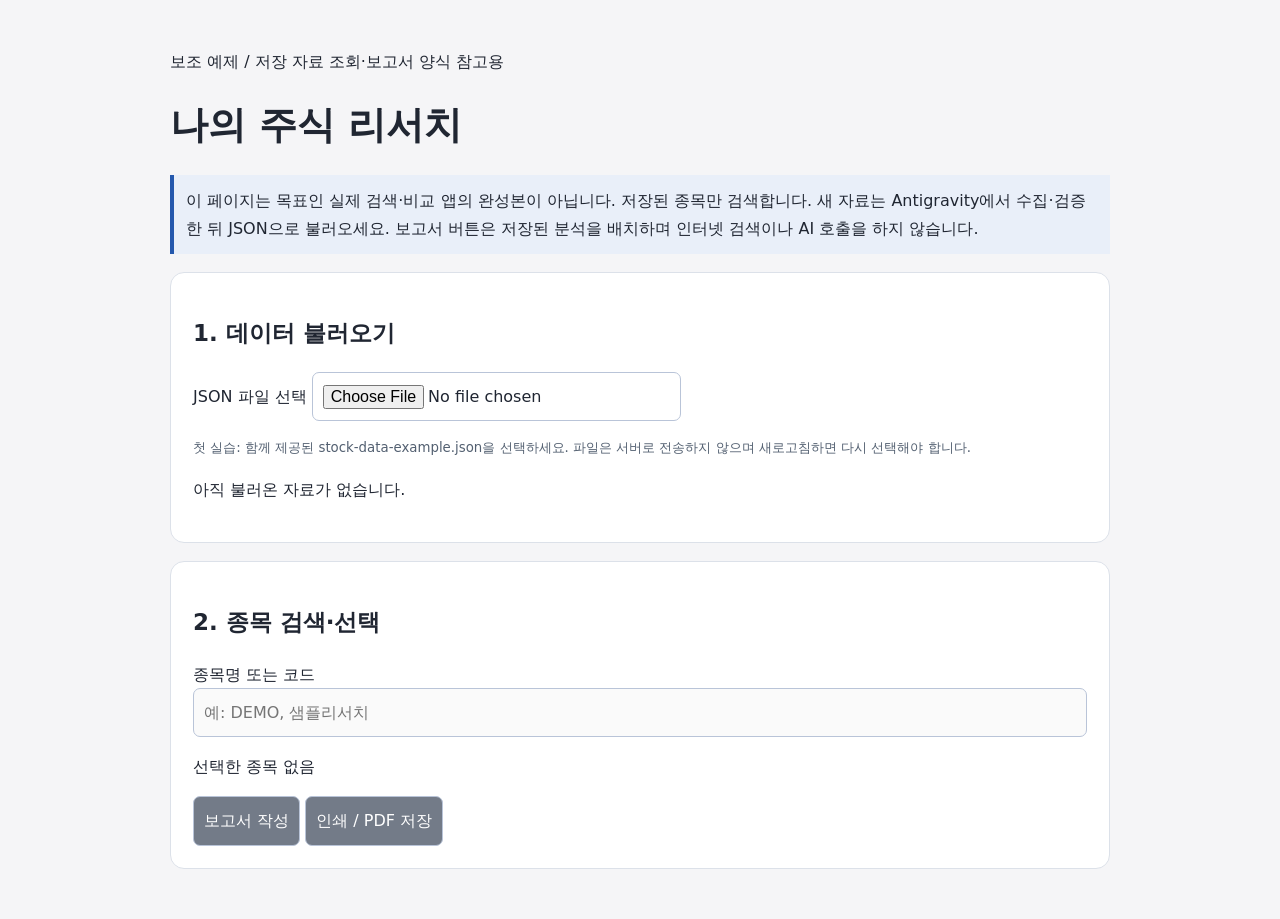
<file: materials/research-workbench.html>
<!doctype html><html lang="ko"><head><meta charset="utf-8"><meta name="viewport" content="width=device-width,initial-scale=1"><title>주식 검색 · 보고서 작성 실습 양식</title><style>
*{box-sizing:border-box}body{margin:0;background:#f5f5f7;color:#202632;font:16px/1.7 system-ui,sans-serif}main{max-width:980px;margin:auto;padding:32px 20px}h1{font-size:clamp(26px,5vw,38px);line-height:1.3}h2{font-size:23px}section,article{background:white;border:1px solid #dce1e9;border-radius:14px;padding:22px;margin:18px 0}input,button{font:inherit;padding:10px;border:1px solid #b9c4d8;border-radius:7px;max-width:100%}button{cursor:pointer;background:#2458ad;color:white}button:disabled{background:#737b88;cursor:default}input[type=search]{width:100%}label{display:block;margin:12px 0}small{color:#536071}#results button{margin:5px;white-space:normal;text-align:left}p,li,td{overflow-wrap:anywhere}table{width:100%;border-collapse:collapse}td,th{padding:8px;text-align:left;border-bottom:1px solid #ddd}.scroll{overflow-x:auto}svg{width:100%;height:auto}a{color:#2458ad}:focus-visible{outline:3px solid #e5a128;outline-offset:3px}[hidden]{display:none!important}.notice{border-left:4px solid #2458ad;padding:12px;background:#e9eff9}@media print{@page{size:A4;margin:15mm}body{background:white;font-size:10pt}.controls{display:none}main{padding:0;max-width:none}article{border:0;padding:0}h2,h3{break-after:avoid}tr{break-inside:avoid}svg{max-height:65mm}a{color:inherit}}
</style></head><body><main><div class="controls"><p>보조 예제 / 저장 자료 조회·보고서 양식 참고용</p><h1>나의 주식 리서치</h1><p class="notice">이 페이지는 목표인 실제 검색·비교 앱의 완성본이 아닙니다. 저장된 종목만 검색합니다. 새 자료는 Antigravity에서 수집·검증한 뒤 JSON으로 불러오세요. 보고서 버튼은 저장된 분석을 배치하며 인터넷 검색이나 AI 호출을 하지 않습니다.</p><section><h2>1. 데이터 불러오기</h2><label>JSON 파일 선택 <input id="file" type="file" accept=".json,application/json"></label><small>첫 실습: 함께 제공된 stock-data-example.json을 선택하세요. 파일은 서버로 전송하지 않으며 새로고침하면 다시 선택해야 합니다.</small><p id="status" role="status">아직 불러온 자료가 없습니다.</p></section><section><h2>2. 종목 검색·선택</h2><label>종목명 또는 코드 <input id="search" type="search" placeholder="예: DEMO, 샘플리서치" disabled></label><div id="results" aria-live="polite"></div><p id="selected">선택한 종목 없음</p><button id="generate" disabled>보고서 작성</button> <button id="print" disabled>인쇄 / PDF 저장</button></section></div><article id="report" hidden aria-live="polite"></article></main><script>
'use strict';
const $=id=>document.getElementById(id),esc=s=>String(s??'확인 필요').replace(/[&<>"']/g,c=>({'&':'&amp;','<':'&lt;','>':'&gt;','"':'&quot;',"'":'&#39;'}[c]));
let stocks=[],selected=null,loadId=0;
const dateOK=s=>typeof s==='string'&&/^\d{4}-\d{2}-\d{2}$/.test(s)&&!isNaN(Date.parse(s))&&new Date(s).toISOString().slice(0,10)===s;
function validate(d){
 if(d.version!==1||!Array.isArray(d.stocks))throw Error('version:1과 stocks 배열이 필요합니다.');
 const keys=new Set();
 for(const s of d.stocks){
  for(const k of ['symbol','name','market','currency','timezone','price_type','adjustment','data_kind','retrieved_at'])if(typeof s[k]!=='string'||!s[k].trim())throw Error(k+' 항목을 확인하세요.');
  if(!['실제','교육용 가상'].includes(s.data_kind))throw Error('data_kind는 실제 또는 교육용 가상이어야 합니다.');
  const key=JSON.stringify([s.symbol,s.market]);if(keys.has(key))throw Error('중복 종목이 있습니다.');keys.add(key);
  for(const k of ['prices','news','sources','missing'])if(!Array.isArray(s[k]))throw Error(k+' 배열이 필요합니다.');
  const ids=new Set();for(const x of s.sources){if(typeof x.id!=='string'||!x.id||ids.has(x.id)||typeof x.title!=='string'||!(x.url===null||typeof x.url==='string'&&/^https:\/\//i.test(x.url)))throw Error('출처 ID·제목·HTTPS 주소를 확인하세요.');if(x.url!==null){try{new URL(x.url)}catch{throw Error('출처 URL 형식 오류');}}ids.add(x.id);}
  let prev='';for(const p of s.prices){if(!dateOK(p.date)||p.date<=prev||!(p.close===null||typeof p.close==='number'&&Number.isFinite(p.close)&&p.close>=0)||!ids.has(p.source_id))throw Error('가격 날짜순·중복·값·출처를 확인하세요.');prev=p.date;}
  const newsIds=new Set();for(const n of s.news){if(typeof n.id!=='string'||newsIds.has(n.id)||!dateOK(n.date)||typeof n.title!=='string'||!['본문 확인','제목만 확인','미확인'].includes(n.read_scope)||!ids.has(n.source_id)||!(n.summary===null||typeof n.summary==='string')||(n.read_scope!=='본문 확인'&&n.summary!==null))throw Error('뉴스 날짜·중복·읽은 범위·요약·출처를 확인하세요.');newsIds.add(n.id);}
  const a=s.analysis;if(!a||!Array.isArray(a.facts)||!Array.isArray(a.interpretations)||!Array.isArray(a.questions))throw Error('analysis 구조를 확인하세요.');
  for(const x of [...a.facts,...a.interpretations])if(typeof x.text!=='string'||!Array.isArray(x.source_ids)||!x.source_ids.length||x.source_ids.some(id=>!ids.has(id)))throw Error('분석 문장과 근거 ID를 확인하세요.');
  if([...s.missing,...a.questions].some(x=>typeof x!=='string'))throw Error('미확인 사항·질문은 문자열이어야 합니다.');
 }
 return d.stocks;
}
function resetReport(){selected=null;$('selected').textContent='선택한 종목 없음';$('generate').disabled=true;$('report').hidden=true;$('report').innerHTML='';$('print').disabled=true;}
function search(){resetReport();const q=$('search').value.trim().toLowerCase();$('results').replaceChildren();const found=stocks.filter(s=>(s.name+' '+s.symbol).toLowerCase().includes(q));for(const s of found){const b=document.createElement('button');b.textContent=`${s.name} (${s.symbol}) · ${s.market} · ${s.data_kind}`;b.onclick=()=>{resetReport();selected=s;$('selected').textContent=`선택: ${s.name} · ${s.symbol} · ${s.currency} · ${s.data_kind}`;$('generate').disabled=false;};$('results').append(b);}if(!found.length)$('results').textContent='검색 결과 없음 · Antigravity에서 자료를 추가한 뒤 JSON을 다시 불러오세요.';}
$('file').onchange=async()=>{const current=++loadId;resetReport();stocks=[];$('search').value='';$('search').disabled=true;$('results').replaceChildren();const f=$('file').files[0];if(!f){$('status').textContent='파일을 선택하세요.';return;}try{if(f.size>5*1024*1024)throw Error('5MB 이하 JSON을 사용하세요.');const text=await f.text();if(current!==loadId)return;stocks=validate(JSON.parse(text));$('status').textContent=`${f.name} · ${stocks.length}개 종목 불러옴`;$('search').disabled=false;search();}catch(e){if(current===loadId)$('status').textContent='불러오기 실패: '+e.message;}};
$('search').oninput=search;
const list=a=>a.length?'<ul>'+a.map(x=>'<li>'+esc(x)+'</li>').join('')+'</ul>':'<p>자료 없음 · 확인 필요</p>';
const analysis=a=>a.length?'<ul>'+a.map(x=>`<li>${esc(x.text)} <small>근거: ${x.source_ids.map(esc).join(', ')}</small></li>`).join('')+'</ul>':'<p>저장된 분석 없음 · Antigravity에서 확인 후 추가하세요.</p>';
function chart(rows,currency){if(!rows.length)return '<p>차트 자료 없음</p>';const vals=rows.map(p=>p.close),lo=Math.min(...vals),hi=Math.max(...vals),span=hi-lo||1;const x=i=>65+(rows.length===1?300:i*600/(rows.length-1)),y=v=>200-(v-lo)/span*150;return `<svg viewBox="0 0 740 260" role="img" aria-label="저장 종가 차트"><text x="10" y="20">${esc(currency)} · 저장 종가</text><text x="5" y="55">${hi}</text><text x="5" y="205">${lo}</text><polyline fill="none" stroke="#2458ad" stroke-width="3" points="${rows.map((p,i)=>x(i)+','+y(p.close)).join(' ')}"/>${rows.map((p,i)=>`<circle cx="${x(i)}" cy="${y(p.close)}" r="4" fill="#2458ad"/>`).join('')}<text x="65" y="240">${rows[0].date}</text><text x="560" y="240">${rows.at(-1).date}</text></svg>`;}
$('generate').onclick=()=>{
 const s=selected;if(!s)return;const r=s.prices.filter(p=>p.close!==null),first=r[0]?.close,last=r.at(-1)?.close,valid=r.length>=2&&first>0;const fmt=n=>Number.isFinite(n)?n.toLocaleString('ko-KR',{maximumFractionDigits:2}):'계산 불가';
 const span=s.prices.length?s.prices[0].date+' ~ '+s.prices.at(-1).date:'자료 없음';
 $('report').innerHTML=`<h1>${esc(s.name)} (${esc(s.symbol)}) 보고서</h1><p class="notice">${esc(s.data_kind)} · ${esc(s.market)} · 전체 저장 기간 ${span}<br>저장 자료로 구성한 보고서이며 매매 추천·미래 가격 예측이 아닙니다.</p><p>조회/생성 기준: ${esc(s.retrieved_at)}<br>${esc(s.currency)} · ${esc(s.timezone)} · ${esc(s.price_type)} · 수정주가: ${esc(s.adjustment)}</p><h2>1. 핵심 수치와 가격 흐름</h2><p>유효 가격 ${r.length}개 · 누락 ${s.prices.length-r.length}개<br>첫 종가 ${fmt(first)} → 마지막 ${fmt(last)} ${esc(s.currency)}<br>변화액 ${r.length>=2?fmt(last-first):'계산 불가'} · 변화율 ${valid?fmt((last/first-1)*100)+'%':'계산 불가'}<br>평균 ${r.length?fmt(r.reduce((a,p)=>a+p.close,0)/r.length):'계산 불가'} · 최저 ${r.length?fmt(Math.min(...r.map(p=>p.close))):'계산 불가'} · 최고 ${r.length?fmt(Math.max(...r.map(p=>p.close))):'계산 불가'}</p><p>변화율 = (마지막 유효 종가 / 첫 유효 종가 − 1) × 100. null은 제외합니다. 종가의 최저·최고는 장중 저가·고가가 아닙니다.</p>${chart(r,s.currency)}<small>누락일은 차트에서 제외됩니다. 선은 유효 관측값을 연결하며 누락 가격을 뜻하지 않습니다.</small><div class="scroll"><table><thead><tr><th>날짜</th><th>종가 ${esc(s.currency)}</th><th>출처</th></tr></thead><tbody>${s.prices.map(p=>`<tr><td>${p.date}</td><td>${p.close===null?'미확인':fmt(p.close)}</td><td>${esc(p.source_id)}</td></tr>`).join('')}</tbody></table></div><h2>2. 관련 뉴스</h2>${s.news.length?s.news.map(n=>`<h3>${esc(n.title)}</h3><p>${n.date} · ${esc(n.read_scope)} · 근거 ${esc(n.source_id)}</p><p>${esc(n.summary??'본문 요약 없음 · 확인 필요')}</p>`).join(''):'<p>뉴스 자료 없음</p>'}<h2>3. 확인된 사실</h2>${analysis(s.analysis.facts)}<h2>4. 해석</h2>${analysis(s.analysis.interpretations)}<h2>5. 미확인 사항과 다음 질문</h2>${list([...s.missing,...s.analysis.questions])}<h2>6. 출처</h2><ul>${s.sources.map(x=>`<li>${esc(x.id)} · ${esc(x.title)} ${x.url?`<a href="${esc(x.url)}" target="_blank" rel="noopener noreferrer">원문 보기</a>`:'· 원문 URL 없음'}</li>`).join('')}</ul><p>저장된 분석을 양식에 배치했습니다. 새 자료·분석은 Antigravity에서 JSON을 갱신한 뒤 다시 불러오세요.</p>`;
 $('report').hidden=false;$('print').disabled=false;$('report').scrollIntoView({behavior:'smooth'});
};
$('print').onclick=()=>window.print();
</script></body></html>
</file>
<file: styles.css>
:root{--paper:#f5f5f7;--ink:#1d1d1f;--green:#2458ad;--line:#d9dce3;--muted:#65676d;--light:#e9eef8;--lime:#d3e1fa;--white:#fff;--radius:14px}*{box-sizing:border-box}html{scroll-behavior:smooth}body{margin:0;background:var(--paper);color:var(--ink);font-family:Arial,'Noto Sans CJK KR','Malgun Gothic',sans-serif;letter-spacing:-.035em}button,input,textarea,select{font:inherit}button,a,input,textarea,summary{touch-action:manipulation}button,a{ -webkit-tap-highlight-color:transparent}button{cursor:pointer}a{color:inherit;text-underline-offset:5px}button,.button{border:1px solid var(--line);background:transparent;color:var(--ink);padding:12px 19px;border-radius:7px;font-weight:600;text-decoration:none;display:inline-flex;gap:12px;align-items:center;justify-content:center;line-height:1.4}button:hover,.button:hover{background:var(--light);border-color:var(--green)}button:active,.button:active{transform:translateY(1px)}button:disabled{opacity:.32;cursor:default}button:focus-visible,a:focus-visible,textarea:focus-visible,input:focus-visible,select:focus-visible,summary:focus-visible{outline:3px solid var(--green);outline-offset:4px}.solid{background:var(--green);color:#fff;border-color:var(--green)}.solid:hover{background:#19458c;color:#fff}.muted{color:var(--muted)}[hidden]{display:none!important}.skip{position:fixed;left:20px;top:-80px;background:var(--ink);color:white;z-index:99;padding:15px}.skip:focus{top:10px}header{height:88px;margin:0 32px;border-bottom:1px solid var(--green);display:flex;align-items:center;justify-content:space-between;gap:24px}header .brand{display:flex;align-items:center;gap:10px;font-size:23px;letter-spacing:.015em;font-weight:800;text-decoration:none;white-space:nowrap}.brand svg{color:var(--green)}.brand span{font-weight:400;color:var(--green)}nav{display:flex;align-items:center;gap:24px;font-size:16px}nav>a{font-weight:600;text-decoration:none;padding:10px 0;border-bottom:2px solid transparent}nav>a[aria-current]{border-color:var(--green);color:var(--green)}.nav-button{padding:8px 0;border:0;background:none;font-weight:500}.nav-button:hover{background:none;color:var(--green)}main:focus{outline:none}.slide{min-height:calc(100svh - 180px);padding:50px 6vw 40px;display:flex;flex-direction:column;justify-content:center;max-width:1700px;margin:auto}.slide-layout{display:grid;grid-template-columns:1.15fr 1fr;align-items:center;gap:6vw;width:100%}.slide h1,.slide h2{font-size:clamp(40px,4.8vw,77px);line-height:1.22;font-weight:800;letter-spacing:-.065em;margin:0 0 25px;word-break:keep-all}.slide h1{font-size:clamp(45px,5.8vw,90px)}.slide .lead{font-size:clamp(18px,1.65vw,26px);line-height:1.75;word-break:keep-all;max-width:760px;margin:0 0 26px;color:#424c3f}.slide .kicker{font-size:13px;letter-spacing:.09em;color:var(--green);font-weight:600;margin:0 0 22px}.course-note{border-left:4px solid var(--green);padding-left:16px;font-size:18px;margin:32px 0;color:var(--ink)}.hero-actions{display:flex;align-items:center;gap:25px;flex-wrap:wrap;margin-top:32px}.hero-actions .button{font-size:18px;padding:17px 24px}.text-link{font-size:17px;font-weight:600}.hero-art{display:flex;flex-direction:column;align-items:center;justify-content:center;min-width:0}.hero-art svg{width:100%;max-height:490px;overflow:visible}.hero-art figcaption{font-size:17px;margin-top:20px;text-align:center;letter-spacing:-.02em}.hero-art figure{margin:0}.hero-art small{display:block;text-align:center;color:var(--muted);margin-top:10px;font-size:12px}.items{list-style:none;margin:0;padding:0;width:100%}.items li{border-top:1px solid var(--line);padding:22px 0;display:flex;gap:20px;align-items:baseline;line-height:1.7;font-size:20px;word-break:keep-all}.items li:last-child{border-bottom:1px solid var(--line)}.items .item-index{font-size:12px;font-weight:700;color:var(--green);letter-spacing:.06em}.items b{font-size:21px;display:block;margin-bottom:4px}.items .item-copy{flex:1}.items .item-copy span{font-size:17px;color:var(--muted)}.slide.standard .slide-layout,.slide.contrast .slide-layout{gap:7vw}.slide-caption{font-size:12px;color:var(--muted);line-height:1.7;margin-top:25px}.flow-visual{display:grid;gap:12px}.flow-step{padding:21px 24px;background:var(--light);border-left:4px solid var(--green);font-size:22px;font-weight:700}.flow-step small{font-size:14px;font-weight:400;display:block;margin-top:7px}.flow-arrow{margin:0 25px;color:var(--green)}.prompt-box{background:#f0f3f9;border:1px solid #d1d9e8;border-radius:var(--radius);overflow:hidden}.prompt-top{background:#e5ebf5;display:flex;gap:14px;align-items:center;justify-content:space-between;padding:18px 22px;border-bottom:1px solid #d1d9e8}.prompt-top span{font-size:12px;letter-spacing:.05em;color:var(--green);font-weight:700}.prompt-box pre{white-space:pre-wrap;overflow-wrap:anywhere;line-height:1.8;font:16px/1.8 Arial,'Noto Sans CJK KR','Malgun Gothic',sans-serif;margin:0;padding:22px;letter-spacing:-.02em}.prompt-input{font-size:13px;border-top:1px solid #d1d9e8;margin:0;padding:14px 22px;color:var(--muted);overflow-wrap:anywhere}.prompt-box button{background:var(--paper);padding:8px 13px;font-size:13px;white-space:nowrap}.prompt-lead{font-size:15px;margin:0 0 14px;color:var(--green)}.data-preview{min-width:0}.table-scroll{overflow:auto;border:1px solid var(--line);border-radius:10px;background:#fff}table{border-collapse:collapse;width:100%;font-size:14px;letter-spacing:-.02em}th,td{text-align:left;padding:14px 16px;border-bottom:1px solid var(--line);white-space:nowrap}th{font-size:12px;color:var(--muted);background:#f0f3f8;font-weight:600}tbody tr:last-child td{border-bottom:0}tr.issue{background:#fff3d9}.table-note{font-size:13px;line-height:1.7;color:var(--muted)}.data-label{display:inline-block;color:#695414;background:#fff0c6;padding:6px 10px;border-radius:4px;font-size:12px;margin-bottom:14px;font-weight:700}.bars{display:grid;gap:18px;padding:26px;background:var(--light);border-radius:var(--radius);margin-bottom:20px}.bar-row{display:grid;grid-template-columns:20px 1fr 80px;align-items:center;gap:16px;font-size:15px}.bar-track{background:#dce4f3;height:16px;border-radius:2px}.bar-fill{height:16px;background:var(--green);border-radius:2px}.bar-row:last-child .bar-fill{background:#6489c4}.bar-row strong{font-size:14px}.result-title{font-size:14px;color:var(--muted);margin:0}.comparison{font-size:28px;line-height:1.6;padding:30px;border-left:4px solid var(--green);background:var(--light)}.comparison small{display:block;font-size:15px;margin-top:20px;color:var(--muted)}.quote{font-size:clamp(24px,2.7vw,40px);line-height:1.65;word-break:keep-all;border-top:3px solid var(--green);padding-top:32px}footer{height:92px;margin:0 32px;border-top:1px solid var(--green);display:flex;align-items:center;gap:24px;position:relative}.slide-number{font-size:19px;font-weight:700;min-width:90px;white-space:nowrap;font-variant-numeric:tabular-nums}#chapters{display:flex;gap:9px;margin:auto;flex-wrap:wrap}#chapters button{padding:8px 11px;border:0;font-weight:400;font-size:13px;color:var(--muted)}#chapters button.active{background:var(--light);color:var(--green);font-weight:700}.slide-controls{display:flex;gap:8px}.slide-controls button{padding:8px 14px;font-size:22px;min-width:46px}#notes-toggle{font-size:13px;min-width:auto}.progress-track{position:absolute;top:-2px;left:0;width:100%;height:3px;pointer-events:none}#progress{height:3px;background:var(--green);transition:width .2s}#notes-panel{position:fixed;bottom:100px;right:32px;max-width:520px;width:calc(100% - 40px);border:1px solid var(--green);border-radius:12px;background:#fff;padding:24px;z-index:20;box-shadow:0 15px 60px #20262022;font-size:16px;line-height:1.7}#notes-panel b{font-size:13px;color:var(--green)}#notes-close{float:right;border:0;padding:0 8px;font-size:22px}dialog{border:1px solid var(--line);border-radius:16px;background:var(--paper);color:var(--ink);padding:30px;max-width:860px;width:calc(100% - 32px);max-height:85svh}dialog::backdrop{background:#18231977;backdrop-filter:blur(3px)}.dialog-head{display:flex;justify-content:space-between;gap:20px}.dialog-head small{font-size:12px;letter-spacing:.08em;color:var(--green)}.dialog-head h2{font-size:32px;margin:10px 0}.dialog-head button{align-self:start;font-size:24px;padding:4px 14px}#toc-list{display:grid;grid-template-columns:1fr 1fr;gap:7px;margin:24px 0}#toc-list button{justify-content:start;text-align:left;padding:13px;line-height:1.5;font-weight:500;font-size:14px}#toc-list button.active{border-color:var(--green);background:var(--light)}#toc-list button span{color:var(--green);font-size:12px}#toast{position:fixed;bottom:25px;left:50%;transform:translateX(-50%);padding:13px 22px;background:var(--ink);color:white;border-radius:8px;z-index:100;font-size:14px;max-width:90vw;opacity:0;pointer-events:none;transition:opacity .15s}#toast.visible{opacity:1}.nojs{padding:50px;line-height:2}#materials{max-width:1280px;margin:auto;padding:60px 40px 80px}.resource-heading{display:flex;align-items:end;justify-content:space-between;gap:30px;margin-bottom:30px}.resource-heading h1{font-size:clamp(32px,4.8vw,64px);line-height:1.2;margin:0 0 20px;font-weight:800;letter-spacing:-.06em}.resource-heading p{line-height:1.8;font-size:17px;color:var(--muted);margin:0;max-width:650px}.resource-actions{display:flex;gap:10px;flex-wrap:wrap;margin:25px 0}.resource-tabs{position:sticky;top:0;background:var(--paper);z-index:5;border-top:1px solid var(--line);border-bottom:1px solid var(--line);padding:10px 0;display:flex;gap:6px;flex-wrap:wrap}.resource-tabs button{border:0;font-size:14px}.resource-tabs button[aria-selected=true]{background:var(--green);color:white}.resource-panel{padding-top:35px}.resource-panel h2{font-size:27px;margin:0 0 12px}.resource-panel>.intro{color:var(--muted);line-height:1.8;max-width:800px;margin:0 0 25px}.notice{padding:18px 22px;background:var(--light);border-left:3px solid var(--green);font-size:14px;line-height:1.8;margin:20px 0 30px}.download-list{display:grid;grid-template-columns:1fr 1fr;column-gap:35px}.download-item{display:flex;align-items:center;justify-content:space-between;gap:16px;border-top:1px solid var(--line);padding:24px 0;text-decoration:none}.download-item:hover{color:var(--green)}.download-item b{display:block;font-size:18px;margin-bottom:7px}.download-item small{display:block;color:var(--muted);font-size:13px;line-height:1.6}.download-item .extension{border:1px solid var(--line);padding:8px;border-radius:5px;font-size:11px;letter-spacing:0;min-width:48px;text-align:center}.prompt-resource{padding:24px 0;border-top:1px solid var(--line)}.prompt-resource summary{cursor:pointer;list-style:none;display:flex;gap:20px;align-items:center;font-size:20px;font-weight:700}.prompt-resource summary::after{content:'＋';margin-left:auto;font-weight:400}.prompt-resource[open] summary::after{content:'−'}.prompt-resource summary small{color:var(--green);font-size:13px}.prompt-resource .prompt-box{margin-top:20px}.prompt-resource .download-text{font-size:14px;display:inline-block;margin-top:15px}.filters{display:flex;align-items:center;gap:12px;margin:24px 0;flex-wrap:wrap}.filters label{font-size:14px}.filters select{background:white;color:var(--ink);padding:10px 16px;border:1px solid var(--line);border-radius:6px}.filters small{margin-left:auto;color:var(--muted)}.answer{margin:28px 0;padding:20px 24px;background:var(--light);border-radius:8px}.answer summary{font-weight:700;cursor:pointer}.answer p{line-height:1.9;font-size:15px}.worksheet-grid{display:grid;grid-template-columns:1fr 1fr;gap:22px}.field{display:flex;flex-direction:column;gap:10px}.field label{font-size:15px;font-weight:600}.field textarea{min-height:130px;padding:16px;resize:vertical;background:#fff;border:1px solid var(--line);border-radius:8px;line-height:1.8;letter-spacing:0;color:var(--ink);width:100%}.save-status{font-size:13px;color:var(--green);line-height:1.7}.sources-list{list-style:none;padding:0}.sources-list li{border-top:1px solid var(--line);padding:24px 0}.sources-list a{font-size:17px;font-weight:700;overflow-wrap:anywhere}.sources-list p{line-height:1.8;color:var(--muted);font-size:14px}.resource-bottom{border-top:1px solid var(--line);margin-top:50px;padding-top:25px;display:flex;justify-content:space-between;gap:20px;flex-wrap:wrap;color:var(--muted);font-size:13px}.compact-items{margin-top:20px}.compact-items li{font-size:15px;padding:12px 0}.compact-items b{font-size:16px;margin-bottom:2px}.compact-items .item-copy span{font-size:14px}.print-only{display:none}.panel-links{display:flex;flex-wrap:wrap;gap:12px;margin:20px 0}.diagram-range{margin-top:20px;display:flex;gap:12px;align-items:center;font-size:14px;color:var(--muted)}.diagram-range input{accent-color:var(--green);width:150px;max-width:45vw}.hero .diagram-range{display:none}.slide-source{margin-top:20px;font-size:12px;color:var(--muted);line-height:1.7}
@media(min-width:1600px){.slide{padding-top:65px;padding-bottom:65px}.hero-art svg{max-height:620px}.prompt-box pre{font-size:19px}.items li{padding:28px 0}}
@media(max-width:1050px){header{margin:0 24px}nav{gap:16px}.slide{padding:40px 5vw;min-height:calc(100svh - 170px)}.slide-layout{gap:35px}.slide h1{font-size:54px}.slide h2{font-size:43px}.slide .lead{font-size:18px}.prompt-box pre{font-size:14px}.items li{font-size:17px;padding:17px 0}.items b{font-size:18px}.items .item-copy span{font-size:15px}.hero-art svg{max-height:400px}#chapters button{padding:7px;font-size:12px}footer{margin:0 24px;height:82px}.hero-actions .button{font-size:16px}.hero-actions{gap:20px}.slide-controls{gap:5px}.slide-controls button{padding:8px 11px}#materials{padding:40px 28px}}
@media(max-width:740px){header{height:72px;margin:0 18px;gap:15px}.brand svg{width:26px;height:26px}header .brand{font-size:17px;gap:5px}nav{gap:15px;font-size:13px}.desktop-action{display:none}.nav-button{font-size:13px}.slide{padding:35px 24px 30px;min-height:calc(100svh - 150px)}.slide-layout{grid-template-columns:1fr;gap:28px}.slide h1{font-size:clamp(36px,7.8vw,54px);margin-bottom:18px}.slide h2{font-size:clamp(34px,7vw,47px);margin-bottom:18px}.slide .lead{font-size:17px;margin-bottom:18px;line-height:1.8}.slide .kicker{margin-bottom:16px;font-size:11px}.hero-art svg{max-height:300px;width:280px}.hero-art figcaption{font-size:14px;margin-top:0}.hero .hero-art{order:1}.hero-actions{margin-top:22px;gap:20px}.hero-actions .button{padding:13px 17px}.hero-actions .text-link{font-size:14px}.course-note{font-size:15px;margin:20px 0}.items li{padding:15px 0}.items b{font-size:17px}.items .item-copy span{font-size:15px}#chapters{display:none}footer{margin:0 18px;height:78px;justify-content:space-between}.slide-controls button{padding:8px 13px}.slide-number{font-size:17px}.slide.prompt .slide-layout{gap:20px}.prompt-box pre{font-size:15px;padding:18px;line-height:1.9}.prompt-top{padding:14px 18px}.compact-items{margin-top:10px}.compact-items li{padding:9px 0}#notes-panel{right:20px;bottom:88px}.resource-heading{display:block}.resource-heading h1{font-size:40px}.resource-heading p{font-size:15px}#materials{padding:36px 20px 50px}.resource-actions .button{font-size:13px;padding:11px 13px}.resource-tabs{gap:0;justify-content:space-between}.resource-tabs button{font-size:13px;padding:11px 9px}.download-list,.worksheet-grid{grid-template-columns:1fr}.download-item{padding:20px 0}.prompt-resource summary{font-size:17px}.resource-panel h2{font-size:25px}.resource-panel>.intro{font-size:15px}.resource-panel{padding-top:26px}#toc-list{grid-template-columns:1fr}dialog{padding:23px}.comparison{font-size:24px;padding:24px}.filters small{width:100%;margin-left:0}.bar-row{grid-template-columns:16px 1fr 75px}.data-preview th,.data-preview td{padding:11px}.resource-bottom{line-height:1.8}.flow-step{font-size:20px}}
@media(prefers-reduced-motion:reduce){html{scroll-behavior:auto}*{transition:none!important}}
@media print{@page{size:A4 landscape;margin:12mm}body{background:#fff;font-family:Arial,'Noto Sans CJK KR',sans-serif}header,footer,dialog,#toast,#notes-panel,.hero-actions,.diagram-range,.copy-btn,.resource-tabs,.resource-actions,.resource-bottom,.skip{display:none!important}#deck{display:block!important}#materials{display:none!important}.slide[hidden]{display:flex!important}.slide{min-height:0;height:182mm;max-height:182mm;break-after:page;page-break-after:always;padding:8mm 5mm 5mm;position:relative;justify-content:center}.slide:last-child{break-after:auto;page-break-after:auto}.slide-layout{grid-template-columns:1.1fr 1fr;gap:12mm}.slide h1{font-size:36pt}.slide h2{font-size:29pt}.slide .lead{font-size:13pt;line-height:1.7}.slide .kicker{font-size:9pt;margin-bottom:5mm}.items li{padding:4mm 0}.items b{font-size:13pt}.items .item-copy span{font-size:11pt}.slide-caption,.slide-source{font-size:8pt}.prompt-box pre{font-size:10pt;padding:4mm;line-height:1.65}.prompt-top{padding:3mm 4mm}.prompt-input{font-size:8pt;padding:3mm}.hero-art svg{height:115mm;max-width:100%;width:100%}.course-note{font-size:12pt}.print-only{display:block;position:absolute;bottom:0;left:5mm;font-size:8pt;color:var(--muted)}.table-scroll{overflow:visible}table{font-size:10pt}th,td{padding:3mm}.bars{padding:5mm;gap:4mm}.comparison{font-size:20pt}.flow-step{padding:4mm;font-size:16pt}*{-webkit-print-color-adjust:exact;print-color-adjust:exact}}
header .brand{font-size:19px;letter-spacing:.045em}header .brand svg{display:none}.brand:before{content:'A';color:var(--green);font-size:30px;font-weight:500;margin-right:6px}.hero h1{font-size:clamp(48px,5.3vw,80px)}.report-card{background:#fff;border:1px solid #dddfe5;border-radius:20px;box-shadow:0 16px 50px #2535530b;overflow:hidden}.report-bar{padding:16px 22px;border-bottom:1px solid #e8e9ed;display:flex;align-items:center;gap:10px;font-size:12px;letter-spacing:.05em}.app-mark{color:var(--green);font-size:24px}.report-bar small{font-size:9px;margin-left:auto;color:var(--muted)}.report-card-body{padding:26px}.mini-label{font-size:11px;color:var(--muted)}.report-card h3{font-size:32px;line-height:1.3;margin:12px 0 18px;letter-spacing:-.05em}.request-bubble{background:#f0f3fa;border-radius:14px;padding:18px 20px;font-size:16px;line-height:1.7;position:relative;margin-bottom:25px}.request-bubble span{position:absolute;right:14px;bottom:14px;border-radius:50%;background:#2458ad;color:white;padding:0 7px}.preview-summary b{font-size:16px}.preview-summary p{font-size:12px;color:var(--muted);margin-bottom:0}.report-card .stock-chart{max-height:190px}.stock-chart{width:100%;height:auto;display:block}.report-card-body>a{font-size:13px}.chart-card{border:1px solid var(--line);background:#fff;padding:26px;border-radius:16px}.metric-row{display:flex;gap:22px;justify-content:space-between;margin-top:20px}.metric-row small{font-size:12px;display:block;color:var(--muted);margin-bottom:10px}.metric-row b{font-size:25px}.metric-row em{font-size:13px;font-style:normal;font-weight:400}.file-stack{padding:20px;background:white;border:1px solid var(--line);border-radius:16px}.file-stack>div{padding:28px 14px;display:flex;gap:18px;border-bottom:1px solid var(--line);align-items:center}.file-stack b{font-size:23px;letter-spacing:0}.file-stack small{color:var(--muted);font-size:14px;margin-left:auto}.file-stack>p{padding-left:14px;font-size:14px;color:var(--muted)}.news-row{padding:22px 0;border-top:1px solid var(--line)}.news-row small{font-size:12px;color:var(--muted)}.news-row h4{font-size:19px;margin:10px 0;line-height:1.5}.news-row p,.news-row a,.news-row span{font-size:14px}.news-row p{color:var(--muted)}input[type=search]{border:1px solid var(--line);padding:11px;border-radius:6px;background:white;color:var(--ink);max-width:100%;min-width:0}.hero .slide-layout{grid-template-columns:1.13fr 1fr;gap:7vw}.hero .slide-caption{font-size:11px}@media(max-width:740px){header .brand{font-size:12px;letter-spacing:.02em}.brand:before{font-size:23px;margin-right:0}nav{gap:12px;font-size:12px}.hero .slide-layout{grid-template-columns:1fr;gap:30px}.hero h1{font-size:47px}.report-card-body{padding:22px}.report-card h3{font-size:28px}.file-stack>div{gap:10px;padding:20px 5px}.file-stack b{font-size:18px}.file-stack small{font-size:12px}.metric-row{gap:10px}.metric-row b{font-size:22px}.chart-card{padding:17px}}@media print{.hero .slide-layout{grid-template-columns:1.1fr 1fr;gap:12mm}.hero h1{font-size:36pt}.report-card-body{padding:4mm}.report-card h3{font-size:18pt;margin:3mm 0}.report-bar{padding:3mm}.request-bubble{font-size:10pt;padding:3mm;margin:3mm 0}.report-card .stock-chart{max-height:48mm}.chart-card{padding:5mm}.file-stack>div{padding:7mm 3mm}.stock-chart{max-height:85mm}.metric-row b{font-size:19pt}}

.prompt-help{padding:4px 22px 18px;margin:0;font-size:15px;line-height:1.8}.prompt-help dt{font-weight:700;color:var(--green);margin-top:12px}.prompt-help dd{margin:0}.guide-link{font-size:13px;color:var(--green);margin:24px 0 0;line-height:1.7}@media print{.guide-link{display:none}}
</file>
